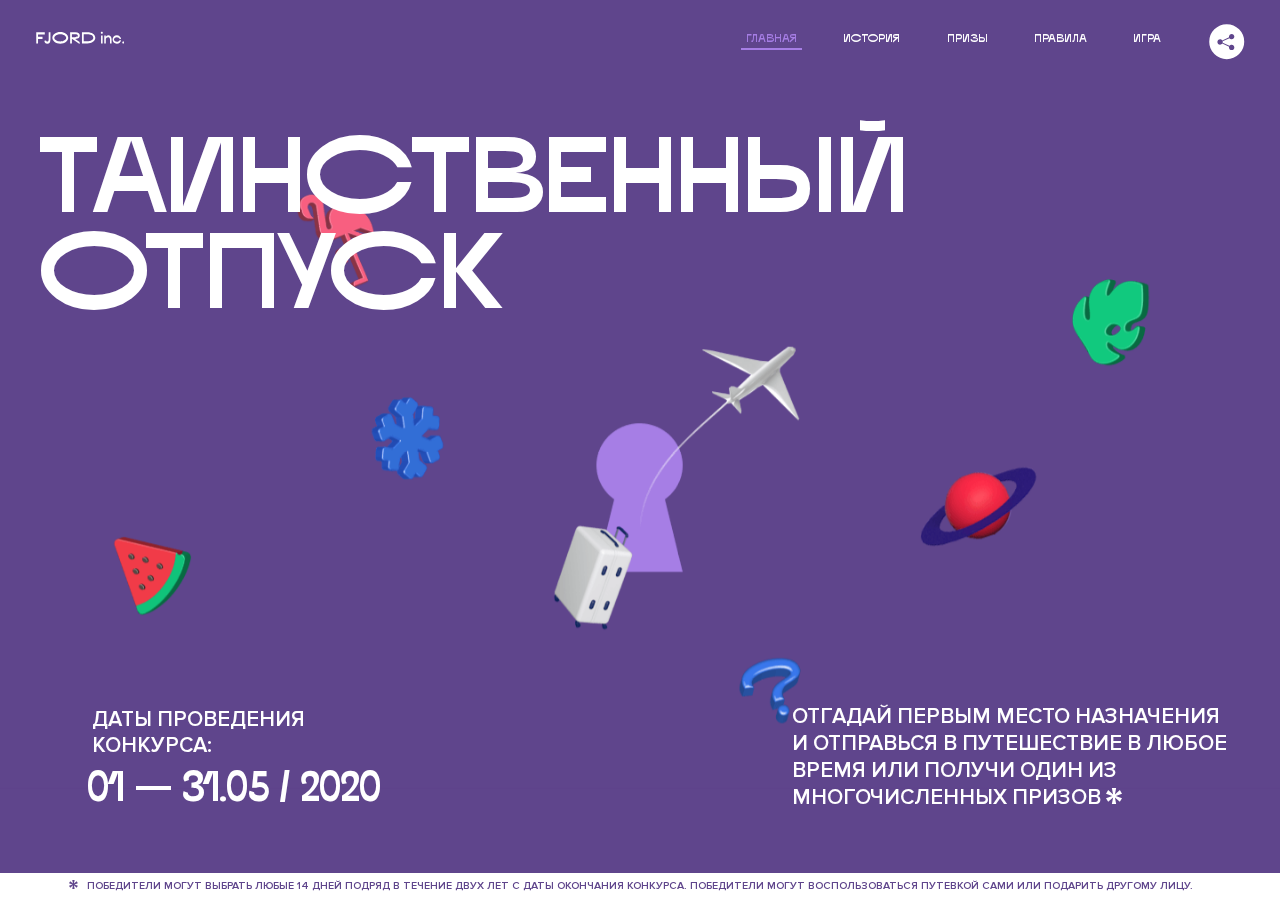
<file: 1/index.html>
<!DOCTYPE html>
<html lang="ru">
<head>
  <meta charset="UTF-8">
  <meta name="description" content="">
  <meta name="viewport" content="width=device-width, initial-scale=1.0">
  <meta http-equiv="X-UA-Compatible" content="ie=edge">
  <title>Mysterious Vacation</title>
  <link rel="stylesheet" href="css/style.min.css">
<link href="css/style.min.css" rel="stylesheet">  <base href="https://htmlacademy-animation.github.io/11474-magic-vacation-1/1/">
</head>
<body>

  <header class="page-header js-header">
    <div class="page-header__wrapper">
      <a href="#" class="page-header__logo" aria-label="Перейти на страницу FJORD.Inc">
        <svg width="100" height="15" viewBox="0 0 100 15" fill="none" xmlns="http://www.w3.org/2000/svg">
          <path d="M0.26 1.4V14H2.276V8.906H7.334V6.44H2.276V3.848H9.872V1.4H0.26ZM12.733 14.36C15.127 14.36 16.243 12.65 16.243 9.5V1.4H14.263V8.96C14.263 11.21 13.723 11.876 12.733 11.876C11.833 11.876 11.473 11.3 11.347 10.58L9.36702 10.94C9.63702 13.046 10.663 14.36 12.733 14.36ZM18.3918 7.7C18.3918 11.372 22.3878 14.36 27.3198 14.36C32.2518 14.36 36.2478 11.372 36.2478 7.7C36.2478 4.028 32.2518 1.04 27.3198 1.04C22.3878 1.04 18.3918 4.028 18.3918 7.7ZM20.6058 7.7C20.6058 5.378 23.6118 3.524 27.3198 3.524C30.9918 3.524 33.9798 5.378 33.9798 7.7C33.9798 10.004 30.9918 11.858 27.3198 11.858C23.6118 11.858 20.6058 10.004 20.6058 7.7ZM40.403 14V8.906H40.799L49.079 14.702V12.38L44.039 8.906H44.201C47.999 8.906 49.277 7.304 49.277 5.162C49.277 3.092 47.999 1.4 44.201 1.4H38.387V14H40.403ZM43.535 3.722C45.785 3.722 47.045 4.136 47.045 5.432C47.045 6.764 45.785 7.034 43.535 7.034H40.403V3.722H43.535ZM51.6936 1.382V14H57.8676C62.7456 14 66.7236 11.534 66.7236 7.7C66.7236 3.848 62.7456 1.382 57.8676 1.382H51.6936ZM53.7096 11.624V3.722H57.5436C61.5396 3.722 64.4916 5.018 64.4916 7.7C64.4916 10.238 61.5396 11.624 57.5436 11.624H53.7096ZM73.1832 14.018H74.9832V5H73.1832V14.018ZM72.9132 1.976C72.9132 2.57 73.3992 3.092 74.0832 3.092C74.7492 3.092 75.2352 2.57 75.2352 1.976C75.2352 1.382 74.7672 0.805999 74.0832 0.805999C73.3812 0.805999 72.9132 1.382 72.9132 1.976ZM76.7867 14H78.5687V9.104C78.7487 8.006 79.5947 6.962 81.0887 6.962C82.1147 6.962 83.2667 7.448 83.2667 9.554V14H85.0487V9.014C85.0487 6.152 83.2307 4.73 81.3587 4.73C79.9187 4.73 79.0727 5.558 78.5687 6.854V5H76.7867V14ZM90.9898 14.27C93.5098 14.27 95.3818 12.506 95.7238 10.328H94.0498C93.7258 11.3 92.6998 12.02 90.9898 12.02C88.8478 12.02 87.7678 10.922 87.7678 9.59C87.7678 8.24 88.8478 6.962 90.9898 6.962C92.7538 6.962 93.7978 7.844 94.0858 8.924H95.7418C95.4358 6.71 93.6178 4.73 90.9898 4.73C88.0918 4.73 86.1298 7.124 86.1298 9.59C86.1298 12.074 88.1278 14.27 90.9898 14.27ZM97.0693 12.938C97.0693 13.658 97.5553 14.144 98.2753 14.144C98.9953 14.144 99.4813 13.658 99.4813 12.938C99.4813 12.2 98.9953 11.714 98.2753 11.714C97.5553 11.714 97.0693 12.2 97.0693 12.938Z" fill="currentColor"></path>
        </svg>
      </a>
      <button class="page-header__toggler js-menu-toggler" type="button" aria-label="Управление мобильным меню"><span>Меню</span></button>
      <nav class="page-header__nav">
        <div class="page-header__menu js-menu" id="menu">
          <ul>
            <li>
              <a class="js-menu-link active" href="#top" data-href="top">главная</a>
            </li>
            <li>
              <a class="js-menu-link" href="#story" data-href="story">история</a>
            </li>
            <li>
              <a class="js-menu-link" href="#prizes" data-href="prizes">призы</a>
            </li>
            <li>
              <a class="js-menu-link" href="#rules" data-href="rules">правила</a>
            </li>
            <li>
              <a class="js-menu-link" href="#game" data-href="game">игра</a>
            </li>
          </ul>
        </div>
        <div class="page-header__social">
          <div class="social-block js-social-block">
            <button class="social-block__toggler" aria-label="Управлять блоком с социальными кнопками">
              <svg width="26" height="22" viewBox="0 0 27 22" fill="none" xmlns="http://www.w3.org/2000/svg">
                <path d="M19.6721 7.43664C21.6273 7.43664 23.213 5.85095 23.213 3.89566C23.213 1.94037 21.6273 0.354675 19.6721 0.354675C17.7168 0.354675 16.1311 1.94037 16.1311 3.89566C16.1311 4.19968 16.1728 4.49178 16.2458 4.77345L7.21751 8.95527C6.57519 8.05214 5.52303 7.46049 4.33078 7.46049C2.37549 7.46049 0.789795 9.04618 0.789795 11.0015C0.789795 12.9568 2.37549 14.5425 4.33078 14.5425C5.52303 14.5425 6.57668 13.9508 7.21751 13.0477L16.2458 17.2295C16.1743 17.5112 16.1311 17.8033 16.1311 18.1073C16.1311 20.0626 17.7168 21.6483 19.6721 21.6483C21.6273 21.6483 23.213 20.0626 23.213 18.1073C23.213 16.152 21.6273 14.5663 19.6721 14.5663C18.4798 14.5663 17.4262 15.158 16.7853 16.0611L7.75701 11.8793C7.82854 11.5976 7.87176 11.3055 7.87176 11.0015C7.87176 10.6974 7.83003 10.4053 7.75701 10.1237L16.7853 5.94186C17.4262 6.84499 18.4783 7.43664 19.6721 7.43664Z" fill="currentColor"></path>
              </svg>
            </button>
            <ul class="social-block__list">
              <li>
                <a class="social-block__link social-block__link--fb" href="#" aria-label="Мы на Facebook">
                  <svg width="8" height="17" viewBox="0 0 8 17" fill="none" xmlns="http://www.w3.org/2000/svg">
                    <path d="M4.24646 16.9899H1.09275L1.05793 8.49828H0V5.30707H1.05793V3.81124C1.05793 1.42084 2.57654 0 5.21735 0H7.41758V3.18585H5.30841C4.28262 3.18585 4.2478 3.48582 4.2478 4.24914V5.30707H7.42964L7.16716 8.49828H4.2478V16.9899H4.24646Z" fill="currentColor"></path>
                  </svg>
                </a>
              </li>
              <li>
                <a class="social-block__link social-block__link--insta" href="#" aria-label="Мы в Instagram">
                  <svg width="15" height="15" viewBox="0 0 15 15" fill="none" xmlns="http://www.w3.org/2000/svg">
                    <path d="M11.0197 0H4.19806C2.14246 0 0.471191 1.66993 0.471191 3.72285V10.5499C0.471191 12.6082 2.14112 14.2727 4.19806 14.2727H11.0197C13.0753 14.2727 14.7466 12.6082 14.7466 10.5499V3.72285C14.7466 1.67127 13.0753 0 11.0197 0ZM11.0197 12.4849H4.19806C3.13076 12.4849 2.26432 11.6158 2.26432 10.5512V3.72419C2.26432 2.65956 3.13076 1.79715 4.19806 1.79715H11.0197C12.087 1.79715 12.9535 2.6609 12.9535 3.72419V10.5512C12.9535 11.6145 12.087 12.4849 11.0197 12.4849Z" fill="currentColor"></path>
                    <path d="M7.60887 3.11084C5.38989 3.11084 3.58203 4.9187 3.58203 7.14036C3.58203 9.35532 5.38989 11.1645 7.60887 11.1645C9.83053 11.1645 11.6357 9.35666 11.6357 7.14036C11.6357 4.9187 9.83053 3.11084 7.60887 3.11084ZM7.60887 9.36871C6.37551 9.36871 5.37784 8.37372 5.37784 7.14036C5.37784 5.90699 6.37551 4.90665 7.60887 4.90665C8.83822 4.90665 9.84259 5.90833 9.84259 7.14036C9.84392 8.37238 8.83822 9.36871 7.60887 9.36871Z" fill="currentColor"></path>
                    <path d="M11.3573 2.35962C10.8256 2.35962 10.3931 2.79752 10.3931 3.32381C10.3931 3.85546 10.8256 4.29336 11.3573 4.29336C11.8862 4.29336 12.3215 3.85546 12.3215 3.32381C12.3215 2.79752 11.8862 2.35962 11.3573 2.35962Z" fill="currentColor"></path>
                  </svg>
                </a>
              </li>
              <li>
                <a class="social-block__link social-block__link--vk" href="#" aria-label="Мы ВКонтакте">
                  <svg width="17" height="10" viewBox="0 0 17 10" fill="none" xmlns="http://www.w3.org/2000/svg">
                    <path d="M14.1234 4.9002C14.1234 4.9002 16.3623 1.72708 16.5866 0.680242C16.6595 0.312285 16.4947 0.103188 16.1069 0.103188C16.1069 0.103188 14.8193 0.103188 14.168 0.103188C13.7235 0.103188 13.5587 0.293278 13.4235 0.579768C13.4235 0.579768 12.3724 2.82553 11.0969 4.24712C10.6861 4.70333 10.4781 4.84318 10.2511 4.84318C10.0646 4.84318 9.98625 4.6911 9.98625 4.27834V0.649016C9.98625 0.147997 9.92545 0.00135496 9.5066 0.00135496H6.39628C6.15578 0.00135496 6.0085 0.134417 6.0085 0.324506C6.0085 0.801084 6.73406 0.908351 6.73406 2.20231V4.87305C6.73406 5.40529 6.70569 5.61575 6.45303 5.61575C5.78016 5.61575 4.19528 3.30618 3.30623 0.678887C3.12923 0.145282 2.93737 0 2.43475 0H0.486409C0.205373 0 0 0.190085 0 0.476576C0 0.991172 0.60666 3.40801 2.99277 6.64358C4.59927 8.8201 6.70569 10 8.60269 10C9.76196 10 10.0416 9.80312 10.0416 9.31432V7.63883C10.0416 7.22607 10.2065 7.04956 10.4429 7.04956C10.7078 7.04956 11.1847 7.13238 12.2805 8.22268C13.5843 9.47862 13.6762 10 14.3896 10H16.5676C16.7919 10 17 9.89273 17 9.52342C17 9.02919 16.3623 8.15343 15.384 7.10659C14.9801 6.56755 14.3302 5.98914 14.1248 5.72301C13.8275 5.40801 13.9154 5.23014 14.1234 4.9002Z" fill="currentColor"></path>
                  </svg>
                </a>
              </li>
            </ul>
          </div>
        </div>
      </nav>
    </div>
  </header>

  <main class="page-content">

    <section class="animation-screen"></section>

    <section class="screen screen--hidden screen--intro js-scrollspy" id="top">
      <div class="screen__wrapper">
        <div class="intro">
          <h1 class="intro__title">Таинственный отпуск</h1>
          <div class="intro__content">
            <div class="intro__info">
              <p class="intro__label">Даты проведения конкурса:</p>
              <p class="intro__date">01 — 31.05 / 2020</p>
            </div>
            <div class="intro__message">
              <p>
                Отгадай первым место назначения и&nbsp;отправься в&nbsp;путешествие в&nbsp;любое время или получи один из многочисленных призов
                <svg width="16" height="16" viewBox="0 0 10 10" fill="none" xmlns="http://www.w3.org/2000/svg">
                  <path d="M0 6.35337L3.90271 4.99012L0 3.64663L1.34615 1.32374L4.44287 4.01073L3.67364 0H6.34615L5.57692 4.01073L8.65385 1.32374L10 3.64663L6.13405 4.99012L10 6.35337L8.65385 8.65651L5.57692 5.98927L6.34615 10H3.67364L4.44287 5.96952L1.34615 8.65651L0 6.35337Z" fill="currentColor"></path>
                </svg>
              </p>
            </div>
          </div>
        </div>
      </div>
      <div class="screen__footer js-footer">
        <button class="screen__footer-enlarge js-footer-toggler" type="button" aria-label="Показать сообщение">
          <svg width="10" height="10" viewBox="0 0 10 10" fill="none" xmlns="http://www.w3.org/2000/svg">
            <path d="M0 6.35337L3.90271 4.99012L0 3.64663L1.34615 1.32374L4.44287 4.01073L3.67364 0H6.34615L5.57692 4.01073L8.65385 1.32374L10 3.64663L6.13405 4.99012L10 6.35337L8.65385 8.65651L5.57692 5.98927L6.34615 10H3.67364L4.44287 5.96952L1.34615 8.65651L0 6.35337Z" fill="currentColor"></path>
          </svg>
        </button>
        <button class="screen__footer-collapse js-footer-toggler" type="button" aria-label="Скрыть сообщение">
          <svg width="13" height="13" viewBox="0 0 13 13" fill="none" xmlns="http://www.w3.org/2000/svg">
            <line x1="12.3536" y1="0.353553" x2="0.738349" y2="11.9688" stroke="currentColor"></line>
            <line x1="0.738319" y1="0.539925" x2="12.3535" y2="12.1551" stroke="currentColor"></line>
          </svg>
        </button>
        <div class="screen__footer-wrapper">
          <div class="screen__footer-announce">
            <p class="screen__footer-label">Даты проведения конкурса:</p>
            <p class="screen__footer-date">01 — 31.05 / 2020</p>
          </div>
          <div class="screen__footer-note">
            <p>
              <svg width="10" height="10" viewBox="0 0 10 10" fill="none" xmlns="http://www.w3.org/2000/svg">
                <path d="M0 6.35337L3.90271 4.99012L0 3.64663L1.34615 1.32374L4.44287 4.01073L3.67364 0H6.34615L5.57692 4.01073L8.65385 1.32374L10 3.64663L6.13405 4.99012L10 6.35337L8.65385 8.65651L5.57692 5.98927L6.34615 10H3.67364L4.44287 5.96952L1.34615 8.65651L0 6.35337Z" fill="currentColor"></path>
              </svg>
              <span>Победители могут выбрать любые 14 дней подряд в&nbsp;течение двух лет с&nbsp;даты окончания конкурса. Победители могут воспользоваться путевкой сами или подарить другому лицу.</span>
            </p>
          </div>
        </div>
      </div>
    </section>

    <section class="screen screen--hidden screen--story js-scrollspy" id="story">

      <div class="slider swiper-container js-slider">

        <div class="swiper-wrapper">

          <div class="slider__item swiper-slide">
            <h2 class="slider__item-title">История</h2>
            <p class="slider__item-text">Джеймс Таргет был основателем компании &laquo;Fjord Inc.&raquo;. С&nbsp;1965 года &laquo;Fjord Inc.&raquo; прославилась надёжными и&nbsp;удобными чемоданами и&nbsp;аксессуарами для туристов.</p>
          </div>

          <div class="slider__item swiper-slide">
            <p class="slider__item-text">Когда Джеймсу было 7&nbsp;лет, в&nbsp;их&nbsp;доме гостил дядюшка и&nbsp;развлекал детей рассказами о&nbsp;своей поездке в&nbsp;место, показавшееся малышу Таргету невероятным. Тогда Джеймс решил, что однажды посетит его, но&nbsp;не&nbsp;будет рассказывать о&nbsp;мечте, пока не&nbsp;осуществит.</p>
          </div>

          <div class="slider__item swiper-slide">
            <p class="slider__item-text">Джеймс Таргет стал увлеченным путешественником. Он&nbsp;посетил 5&nbsp;континентов, 126&nbsp;стран.</p>
          </div>

          <div class="slider__item swiper-slide">
            <p class="slider__item-text">Он&nbsp;сплавлялся по&nbsp;Амазонке и&nbsp;погружался в&nbsp;пещеры Франции, медитировал в&nbsp;горах Тибета и&nbsp;пожимал руку вождя племени Акугауа.</p>
          </div>

          <div class="slider__item swiper-slide">
            <p class="slider__item-text">Из&nbsp;своих поездок Джеймс Таргет привозил идеи, как сделать свои чемоданы &laquo;Fjord Inc.&raquo; удобными и&nbsp;приспособленными к&nbsp;разным дорожным условиям.</p>
          </div>

          <div class="slider__item swiper-slide">
            <p class="slider__item-text">Всё это время Джеймс не&nbsp;оставлял идею поездки своей мечты. Однако, как только он&nbsp;брался за&nbsp;планирование, возникали препятствия, не&nbsp;позволяющие отправиться туда.</p>
          </div>

          <div class="slider__item swiper-slide">
            <p class="slider__item-text">В&nbsp;возрасте 67&nbsp;лет Джеймс Таргет попал под лавину и&nbsp;погиб. В&nbsp;своём завещании он&nbsp;поручил отправить в&nbsp;заветное путешествие трёх смельчаков, единых с&nbsp;ним духом.</p>
          </div>

          <div class="slider__item swiper-slide">
            <p class="slider__item-text">Тех, кто сможет узнать таинственное место, задавая вопросы специально обученному ИИ&nbsp;&laquo;Соне&raquo;, ждет фантастическое путешествие.</p>
          </div>
        </div>
        <div class="slider__controls">
          <button class="slider__control slider__control--prev js-control-prev" type="button" aria-label="Показать предыдущую историю">
            <svg width="12" height="22" viewBox="0 0 12 22" fill="none" xmlns="http://www.w3.org/2000/svg">
              <path d="M11 1L1 11L11 21" stroke="currentColor" stroke-width="2" stroke-linejoin="round"></path>
            </svg>
          </button>
          <button class="slider__control slider__control--next js-control-next" type="button" aria-label="Показать следующую историю">
            <svg width="12" height="22" viewBox="0 0 12 22" fill="none" xmlns="http://www.w3.org/2000/svg">
              <path d="M1 1L11 11L1 21" stroke="currentColor" stroke-width="2" stroke-linejoin="round"></path>
            </svg>
          </button>
        </div>
        <div class="slider__pagination swiper-pagination"></div>
      </div>
    </section>

    <section class="screen screen--hidden screen--prizes js-scrollspy" id="prizes">
      <div class="screen__wrapper">
        <div class="prizes">
          <h2 class="prizes__title">ПРизы</h2>
          <div class="prizes__lead">
            <p>Найди ответ и&nbsp;получи один из&nbsp;призов:</p>
          </div>
          <ul class="prizes__list">
            <li class="prizes__item prizes__item--journeys">
              <div class="prizes__icon">
                <picture>
                  <source srcset="img/prize1-mob.svg" media="(orientation: portrait)">
                  <img src="img/prize1.svg" alt="">
                </picture>
              </div>
              <p class="prizes__desc">
                <b>3</b>
                <span>загадочных путешествия</span>
              </p>
            </li>
            <li class="prizes__item prizes__item--cases">
              <div class="prizes__icon">
                <picture>
                  <source srcset="img/prize2-mob.svg" media="(orientation: portrait)">
                  <img src="img/prize2.svg" alt="">
                </picture>
              </div>
              <p class="prizes__desc">
                <b>7</b>
                <span>надежных чемоданов</span>
              </p>
            </li>
            <li class="prizes__item prizes__item--codes">
              <div class="prizes__icon">
                <picture>
                  <source srcset="img/prize3-mob.svg" media="(orientation: portrait)">
                  <img src="img/prize3.svg" alt="">
                </picture>
              </div>
              <p class="prizes__desc">
                <b>900</b>
                <span>
                  промокодов на&nbsp;скидку 15%
                  <svg width="10" height="10" viewBox="0 0 10 10" fill="none" xmlns="http://www.w3.org/2000/svg">
                    <path d="M0 6.35337L3.90271 4.99012L0 3.64663L1.34615 1.32374L4.44287 4.01073L3.67364 0H6.34615L5.57692 4.01073L8.65385 1.32374L10 3.64663L6.13405 4.99012L10 6.35337L8.65385 8.65651L5.57692 5.98927L6.34615 10H3.67364L4.44287 5.96952L1.34615 8.65651L0 6.35337Z" fill="currentColor"></path>
                  </svg>
                </span>
              </p>
            </li>
          </ul>
        </div>
      </div>
      <div class="screen__footer js-footer">
        <button class="screen__footer-enlarge js-footer-toggler" type="button" aria-label="Показать сообщение">
          <svg width="10" height="10" viewBox="0 0 10 10" fill="none" xmlns="http://www.w3.org/2000/svg">
            <path d="M0 6.35337L3.90271 4.99012L0 3.64663L1.34615 1.32374L4.44287 4.01073L3.67364 0H6.34615L5.57692 4.01073L8.65385 1.32374L10 3.64663L6.13405 4.99012L10 6.35337L8.65385 8.65651L5.57692 5.98927L6.34615 10H3.67364L4.44287 5.96952L1.34615 8.65651L0 6.35337Z" fill="currentColor"></path>
          </svg>
        </button>
        <button class="screen__footer-collapse js-footer-toggler" type="button" aria-label="Скрыть сообщение">
          <svg width="13" height="13" viewBox="0 0 13 13" fill="none" xmlns="http://www.w3.org/2000/svg">
            <line x1="12.3536" y1="0.353553" x2="0.738349" y2="11.9688" stroke="currentColor"></line>
            <line x1="0.738319" y1="0.539925" x2="12.3535" y2="12.1551" stroke="currentColor"></line>
          </svg>
        </button>
        <div class="screen__footer-wrapper">
          <div class="screen__footer-announce">
            <p class="screen__footer-label">Даты проведения конкурса:</p>
            <p class="screen__footer-date">01 — 31.05 / 2020</p>
          </div>
          <div class="screen__footer-note">
            <p>
              <svg width="10" height="10" viewBox="0 0 10 10" fill="none" xmlns="http://www.w3.org/2000/svg">
                <path d="M0 6.35337L3.90271 4.99012L0 3.64663L1.34615 1.32374L4.44287 4.01073L3.67364 0H6.34615L5.57692 4.01073L8.65385 1.32374L10 3.64663L6.13405 4.99012L10 6.35337L8.65385 8.65651L5.57692 5.98927L6.34615 10H3.67364L4.44287 5.96952L1.34615 8.65651L0 6.35337Z" fill="currentColor"></path>
              </svg>
              <span>Скидка&nbsp;15% на&nbsp;единоразовое приобретение путёвки с&nbsp;1&nbsp;июня 2020 по&nbsp;31&nbsp;мая 2022&nbsp;года. Суммируется с&nbsp;другими акциями</span>
            </p>
          </div>
        </div>
      </div>
    </section>

    <section class="screen screen--hidden screen--rules js-scrollspy" id="rules">
      <div class="screen__wrapper">
        <div class="rules">
          <h2 class="rules__title">Правила</h2>
          <div class="rules__lead">
            <p>Для того чтобы получить наследство Джеймса Таргета, тебе нужно выведать у&nbsp;&laquo;Сони&raquo;, куда предстоит отправиться тебе в&nbsp;случае победы</p>
          </div>
          <ol class="rules__list">
            <li class="rules__item">
              <p>Тебе отводится <br>5&nbsp;минут</p>
            </li>
            <li class="rules__item">
              <p>Задавай любые вопросы в&nbsp;текстовом поле</p>
            </li>
            <li class="rules__item">
              <p>Нажимай кнопку &laquo;Узнать&raquo;, чтобы получить ответ</p>
            </li>
            <li class="rules__item">
              <p>&laquo;Соня&raquo; может отвечать только&nbsp;Да или Нет</p>
            </li>
          </ol>
          <a href="#game" class="rules__link btn">Погнали!</a>
        </div>
      </div>
      <div class="screen__disclaimer">
        <div class="disclaimer">
          <ul>
            <li>
              <a href="#">Правовая информация</a>
            </li>
            <li>
              <a href="#">Подробные правила</a>
            </li>
          </ul>
        </div>
      </div>
    </section>

    <section class="screen screen--hidden screen--game js-scrollspy" id="game">
      <div class="screen__wrapper">
        <div class="game">
          <div class="game__header">
            <h2 class="game__title">Игра</h2>
            <div class="game__counter">
              <span>05</span>:<span>00</span>
            </div>
          </div>
          <div class="game__body">
            <div class="chat">
              <div class="chat__body js-chat">
                <ul class="chat__list" id="messages"></ul>
              </div>
              <div class="chat__footer">
                <form action="#" method="post" class="form" id="message-form">
                  <label for="message-field" class="visually-hidden">Поле для ввода вопроса</label>
                  <input type="text" class="form__field" id="message-field">
                  <button class="form__button btn">
                    Узнать
                    <svg width="18" height="19" viewBox="0 0 18 19" fill="none" xmlns="http://www.w3.org/2000/svg">
                      <path stroke="currentColor" stroke-width="2" d="M9 19V1"></path>
                      <path d="M1 9l8-8 8 8" stroke="currentColor" stroke-width="2" stroke-linejoin="round"></path>
                    </svg>
                  </button>
                </form>
              </div>
            </div>
          </div>
          <!-- временные кнопки для показа результата -->
          <div class="game__buttons">
            <button class="game__button btn js-show-result" type="button" data-target="result">Положительный результат</button>
            <button class="game__button btn js-show-result" type="button" data-target="result2">Положительный результат - 2</button>
            <button class="game__button btn js-show-result" type="button" data-target="result3">Отрицательный результат</button>
          </div>
        </div>
      </div>
    </section>

    <section class="screen screen--hidden screen--result" id="result">
      <div class="screen__wrapper">
        <div class="result result--trip">
          <div class="result__image">
            <picture>
              <source srcset="img/result1-mob.png 1x, img/result1-mob@2x.png 2x" media="(max-width: 768px) and (orientation: portrait)">
              <img src="img/result1.png" srcset="img/result1@2x.png 2x" alt="">
            </picture>
          </div>
          <h2 class="result__title">
            <span class="visually-hidden">ПОбеда!</span>
            <svg xmlns="http://www.w3.org/2000/svg" viewBox="0 0 568.85 109.24">
              <path d="M16,24.44V92H2.6V8H75V92H61.52V24.44H16Z" transform="translate(-2.1 -1.5)" fill="none" stroke="currentColor"></path>
              <path d="M148.76,5.6c32.88,0,59.52,19.92,59.52,44.4s-26.64,44.4-59.52,44.4S89.24,74.48,89.24,50,115.88,5.6,148.76,5.6Zm0,72.12c24.48,0,44.4-12.36,44.4-27.72s-19.92-27.84-44.4-27.84C124,22.16,104,34.52,104,50S124,77.72,148.76,77.72Z" transform="translate(-2.1 -1.5)" fill="none" stroke="currentColor"></path>
              <path d="M287.36,8V24.44H236v14.4h25.32c25.44,0,34,11.16,34,26.52,0,15.6-8.52,26.64-34,26.64H222.56V8h64.8ZM256.88,76.52c15.12,0,23.52-2,23.52-11.52S272,54.44,256.88,54.44H236V76.52h20.88Z" transform="translate(-2.1 -1.5)" fill="none" stroke="currentColor"></path>
              <path d="M371.47,8V24.44H320.84V41.6h33.6V58h-33.6V75.56h50.64V92H307.4V8h64.08Z" transform="translate(-2.1 -1.5)" fill="none" stroke="currentColor"></path>
              <path d="M382.39,110.24V75.56h7.44c4.56-4.68,7.8-18.36,8.76-56L399,8h48.6V75.56h10v34.68H442.87V92H397v18.24H382.39Zm51.72-34.68V24.44H411.55v3.12c-0.48,22.44-3.24,37.68-7.2,48h29.76Z" transform="translate(-2.1 -1.5)" fill="none" stroke="currentColor"></path>
              <path d="M463.75,92l28-84h27.12l28.08,84H533.47l-7.8-23.52h-37.8L480.07,92H463.75Zm56.64-40L507,11.84,493.51,52h26.88Z" transform="translate(-2.1 -1.5)" fill="none" stroke="currentColor"></path>
              <path d="M554.12,70.4L555.55,2H569l1.44,68.4H554.12Zm8.28,6.36c4.8,0,8,3.24,8,8.16a8,8,0,1,1-16.08,0C554.35,80,557.59,76.76,562.39,76.76Z" transform="translate(-2.1 -1.5)" fill="none" stroke="currentColor"></path>
            </svg>
          </h2>
          <div class="result__text">
            <p>ты&nbsp;отправляешься в&nbsp;Арктику!</p>
          </div>
          <div class="result__form">
            <form action="#" method="post" class="form form--result">
              <label for="email-field" class="form__label">зарегистрируй результат</label>
              <input type="email" class="form__field" id="email-field" placeholder="e-mail для регистации результата и получения приза" required="">
              <button class="form__button btn">
                отправить
                <svg width="18" height="19" viewBox="0 0 18 19" fill="none" xmlns="http://www.w3.org/2000/svg">
                  <path stroke="currentColor" stroke-width="2" d="M9 19V1"></path>
                  <path d="M1 9l8-8 8 8" stroke="currentColor" stroke-width="2" stroke-linejoin="round"></path>
                </svg>
              </button>
            </form>
          </div>
        </div>
      </div>
    </section>

    <section class="screen screen--hidden screen--result" id="result2">
      <div class="screen__wrapper">
        <div class="result result--prize">
          <div class="result__image">
            <picture>
              <source srcset="img/result2-mob.png 1x, img/result2-mob@2x.png 2x" media="(max-width: 768px) and (orientation: portrait)">
              <img src="img/result2.png" srcset="img/result2@2x.png 2x" alt="">
            </picture>
          </div>
          <h2 class="result__title">
            <span class="visually-hidden">ПОбеда!</span>
            <svg xmlns="http://www.w3.org/2000/svg" viewBox="0 0 568.85 109.24">
              <path d="M16,24.44V92H2.6V8H75V92H61.52V24.44H16Z" transform="translate(-2.1 -1.5)" fill="none" stroke="currentColor"></path>
              <path d="M148.76,5.6c32.88,0,59.52,19.92,59.52,44.4s-26.64,44.4-59.52,44.4S89.24,74.48,89.24,50,115.88,5.6,148.76,5.6Zm0,72.12c24.48,0,44.4-12.36,44.4-27.72s-19.92-27.84-44.4-27.84C124,22.16,104,34.52,104,50S124,77.72,148.76,77.72Z" transform="translate(-2.1 -1.5)" fill="none" stroke="currentColor"></path>
              <path d="M287.36,8V24.44H236v14.4h25.32c25.44,0,34,11.16,34,26.52,0,15.6-8.52,26.64-34,26.64H222.56V8h64.8ZM256.88,76.52c15.12,0,23.52-2,23.52-11.52S272,54.44,256.88,54.44H236V76.52h20.88Z" transform="translate(-2.1 -1.5)" fill="none" stroke="currentColor"></path>
              <path d="M371.47,8V24.44H320.84V41.6h33.6V58h-33.6V75.56h50.64V92H307.4V8h64.08Z" transform="translate(-2.1 -1.5)" fill="none" stroke="currentColor"></path>
              <path d="M382.39,110.24V75.56h7.44c4.56-4.68,7.8-18.36,8.76-56L399,8h48.6V75.56h10v34.68H442.87V92H397v18.24H382.39Zm51.72-34.68V24.44H411.55v3.12c-0.48,22.44-3.24,37.68-7.2,48h29.76Z" transform="translate(-2.1 -1.5)" fill="none" stroke="currentColor"></path>
              <path d="M463.75,92l28-84h27.12l28.08,84H533.47l-7.8-23.52h-37.8L480.07,92H463.75Zm56.64-40L507,11.84,493.51,52h26.88Z" transform="translate(-2.1 -1.5)" fill="none" stroke="currentColor"></path>
              <path d="M554.12,70.4L555.55,2H569l1.44,68.4H554.12Zm8.28,6.36c4.8,0,8,3.24,8,8.16a8,8,0,1,1-16.08,0C554.35,80,557.59,76.76,562.39,76.76Z" transform="translate(-2.1 -1.5)" fill="none" stroke="currentColor"></path>
            </svg>
          </h2>
          <div class="result__text">
            <p>чемодан &laquo;Fjord&nbsp;Inc.&raquo;&nbsp;твой</p>
          </div>
          <div class="result__form">
            <form action="#" method="post" class="form form--result">
              <label for="email-field2" class="form__label">зарегистрируй результат</label>
              <input type="email" class="form__field" id="email-field2" placeholder="e-mail для регистации результата и получения приза" required="">
              <button class="form__button btn">
                отправить
                <svg width="18" height="19" viewBox="0 0 18 19" fill="none" xmlns="http://www.w3.org/2000/svg">
                  <path stroke="currentColor" stroke-width="2" d="M9 19V1"></path>
                  <path d="M1 9l8-8 8 8" stroke="currentColor" stroke-width="2" stroke-linejoin="round"></path>
                </svg>
              </button>
            </form>
          </div>
        </div>
      </div>
    </section>

    <section class="screen screen--hidden screen--result" id="result3">
      <div class="screen__wrapper">
        <div class="result result--negative">
          <div class="result__image">
            <picture>
              <source srcset="img/result3-mob.png 1x, img/result3-mob@2x.png 2x" media="(max-width: 768px) and (orientation: portrait)">
              <img src="img/result3.png" srcset="img/result3@2x.png 2x" alt="">
            </picture>
          </div>
          <h2 class="result__title">
            <span class="visually-hidden">Не угадал!</span>
            <svg xmlns="http://www.w3.org/2000/svg" viewBox="0 0 660.77 109.24">
              <path d="M2.66,92V8H16.1V42.2H53.3V8H66.74V92H53.3V58.64H16.1V92H2.66Z" transform="translate(-2.16 -1.5)" fill="none" stroke="currentColor"></path>
              <path d="M147.62,8V24.44H97V41.6h33.6V58H97V75.56h50.64V92H83.54V8h64.08Z" transform="translate(-2.16 -1.5)" fill="none" stroke="currentColor"></path>
              <path d="M199.22,8l20.52,42.36L235.34,8h16.44l-31,84H204.38l9.48-25.92L185.78,8h13.44Z" transform="translate(-2.16 -1.5)" fill="none" stroke="currentColor"></path>
              <path d="M273.74,24.44V92H260.3V8h50.16V24.44H273.74Z" transform="translate(-2.16 -1.5)" fill="none" stroke="currentColor"></path>
              <path d="M307.1,92l28-84h27.12l28.08,84H376.82L369,68.48h-37.8L323.42,92H307.1Zm56.64-40L350.3,11.84,336.86,52h26.88Z" transform="translate(-2.16 -1.5)" fill="none" stroke="currentColor"></path>
              <path d="M396.38,110.24V75.56h7.44c4.56-4.68,7.8-18.36,8.76-56L412.94,8h48.6V75.56h10v34.68H456.86V92H411v18.24H396.38ZM448.1,75.56V24.44H425.54v3.12c-0.48,22.44-3.24,37.68-7.2,48H448.1Z" transform="translate(-2.16 -1.5)" fill="none" stroke="currentColor"></path>
              <path d="M477.74,92l28-84h27.12L560.9,92H547.46l-7.8-23.52h-37.8L494.06,92H477.74Zm56.64-40-13.44-40.2L507.5,52h26.88Z" transform="translate(-2.16 -1.5)" fill="none" stroke="currentColor"></path>
              <path d="M568.7,76.88a13.77,13.77,0,0,0,5,1c6.6,0,10.44-6.24,12-58.32L586.22,8h46.2V92H619V24.44H598.82l-0.12,3.12C597.14,81,589,94.4,573.74,94.4a28.55,28.55,0,0,1-6.72-.84Z" transform="translate(-2.16 -1.5)" fill="none" stroke="currentColor"></path>
              <path d="M646.1,70.4L647.54,2H661l1.44,68.4H646.1Zm8.28,6.36c4.8,0,8,3.24,8,8.16a8,8,0,0,1-16.08,0C646.34,80,649.58,76.76,654.38,76.76Z" transform="translate(-2.16 -1.5)" fill="none" stroke="currentColor"></path>
            </svg>
          </h2>
          <button class="result__button js-play" type="button">
            не сдавайся!
            <span>
              <svg width="27" height="22" viewBox="0 0 27 22" fill="none" xmlns="http://www.w3.org/2000/svg">
                <path d="M10.6899 1.47998C5.42992 1.47998 1.16992 5.73998 1.16992 11C1.16992 16.26 5.42992 20.52 10.6899 20.52C15.9499 20.52 20.2099 16.26 20.2099 11V7.13998" stroke="currentColor" stroke-width="2" stroke-miterlimit="10"></path>
                <path d="M15.1099 12.5099L20.1499 7.13989L25.3099 12.6299" stroke="currentColor" stroke-width="2" stroke-miterlimit="10" stroke-linejoin="round"></path>
              </svg>
            </span>
          </button>
        </div>
      </div>
    </section>

  </main>

<script src="js/script.js"></script></body>
</html>
</file>
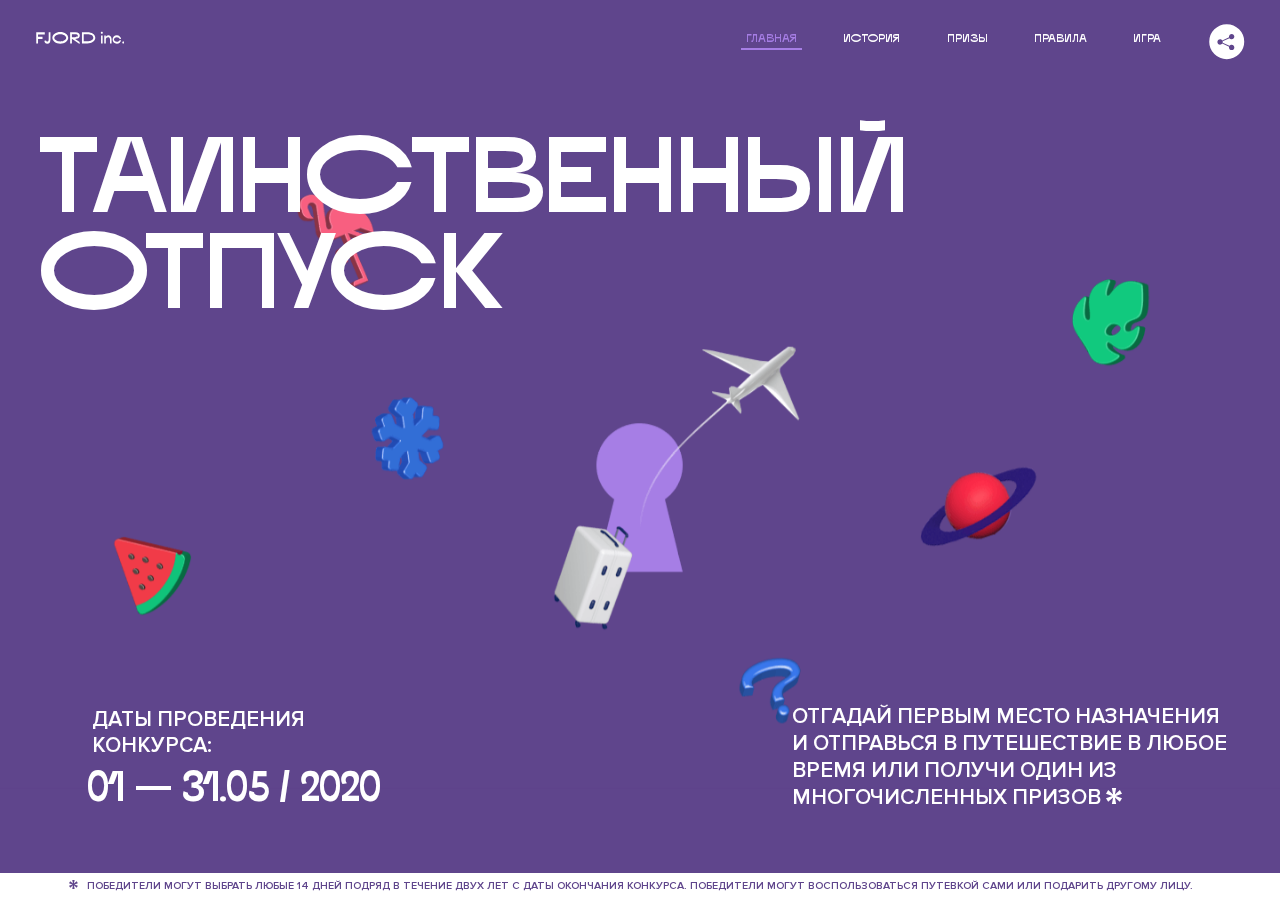
<file: 2/index.html>
<!DOCTYPE html>
<html lang="ru">
<head>
  <meta charset="UTF-8">
  <meta name="description" content="">
  <meta name="viewport" content="width=device-width, initial-scale=1.0">
  <meta http-equiv="X-UA-Compatible" content="ie=edge">
  <title>Mysterious Vacation</title>
  <link rel="stylesheet" href="css/style.min.css">
<link href="css/style.min.css" rel="stylesheet">  <base href="https://htmlacademy-animation.github.io/11474-magic-vacation-1/2/">
</head>
<body>

  <header class="page-header js-header">
    <div class="page-header__wrapper">
      <a href="#" class="page-header__logo transition-cb animationx-lr" aria-label="Перейти на страницу FJORD.Inc">
        <svg width="100" height="15" viewBox="0 0 100 15" fill="none" xmlns="http://www.w3.org/2000/svg">
          <path d="M0.26 1.4V14H2.276V8.906H7.334V6.44H2.276V3.848H9.872V1.4H0.26ZM12.733 14.36C15.127 14.36 16.243 12.65 16.243 9.5V1.4H14.263V8.96C14.263 11.21 13.723 11.876 12.733 11.876C11.833 11.876 11.473 11.3 11.347 10.58L9.36702 10.94C9.63702 13.046 10.663 14.36 12.733 14.36ZM18.3918 7.7C18.3918 11.372 22.3878 14.36 27.3198 14.36C32.2518 14.36 36.2478 11.372 36.2478 7.7C36.2478 4.028 32.2518 1.04 27.3198 1.04C22.3878 1.04 18.3918 4.028 18.3918 7.7ZM20.6058 7.7C20.6058 5.378 23.6118 3.524 27.3198 3.524C30.9918 3.524 33.9798 5.378 33.9798 7.7C33.9798 10.004 30.9918 11.858 27.3198 11.858C23.6118 11.858 20.6058 10.004 20.6058 7.7ZM40.403 14V8.906H40.799L49.079 14.702V12.38L44.039 8.906H44.201C47.999 8.906 49.277 7.304 49.277 5.162C49.277 3.092 47.999 1.4 44.201 1.4H38.387V14H40.403ZM43.535 3.722C45.785 3.722 47.045 4.136 47.045 5.432C47.045 6.764 45.785 7.034 43.535 7.034H40.403V3.722H43.535ZM51.6936 1.382V14H57.8676C62.7456 14 66.7236 11.534 66.7236 7.7C66.7236 3.848 62.7456 1.382 57.8676 1.382H51.6936ZM53.7096 11.624V3.722H57.5436C61.5396 3.722 64.4916 5.018 64.4916 7.7C64.4916 10.238 61.5396 11.624 57.5436 11.624H53.7096ZM73.1832 14.018H74.9832V5H73.1832V14.018ZM72.9132 1.976C72.9132 2.57 73.3992 3.092 74.0832 3.092C74.7492 3.092 75.2352 2.57 75.2352 1.976C75.2352 1.382 74.7672 0.805999 74.0832 0.805999C73.3812 0.805999 72.9132 1.382 72.9132 1.976ZM76.7867 14H78.5687V9.104C78.7487 8.006 79.5947 6.962 81.0887 6.962C82.1147 6.962 83.2667 7.448 83.2667 9.554V14H85.0487V9.014C85.0487 6.152 83.2307 4.73 81.3587 4.73C79.9187 4.73 79.0727 5.558 78.5687 6.854V5H76.7867V14ZM90.9898 14.27C93.5098 14.27 95.3818 12.506 95.7238 10.328H94.0498C93.7258 11.3 92.6998 12.02 90.9898 12.02C88.8478 12.02 87.7678 10.922 87.7678 9.59C87.7678 8.24 88.8478 6.962 90.9898 6.962C92.7538 6.962 93.7978 7.844 94.0858 8.924H95.7418C95.4358 6.71 93.6178 4.73 90.9898 4.73C88.0918 4.73 86.1298 7.124 86.1298 9.59C86.1298 12.074 88.1278 14.27 90.9898 14.27ZM97.0693 12.938C97.0693 13.658 97.5553 14.144 98.2753 14.144C98.9953 14.144 99.4813 13.658 99.4813 12.938C99.4813 12.2 98.9953 11.714 98.2753 11.714C97.5553 11.714 97.0693 12.2 97.0693 12.938Z" fill="currentColor"></path>
        </svg>
      </a>
      <button class="page-header__toggler transition-cb animationx-rl js-menu-toggler" type="button" aria-label="Управление мобильным меню"><span>Меню</span></button>
      <nav class="page-header__nav">
        <div class="page-header__menu transition-cb animationx-rl js-menu" id="menu">
          <ul>
            <li>
              <a class="js-menu-link active" href="#top" data-href="top">главная</a>
            </li>
            <li>
              <a class="js-menu-link" href="#story" data-href="story">история</a>
            </li>
            <li>
              <a class="js-menu-link" href="#prizes" data-href="prizes">призы</a>
            </li>
            <li>
              <a class="js-menu-link" href="#rules" data-href="rules">правила</a>
            </li>
            <li>
              <a class="js-menu-link" href="#game" data-href="game">игра</a>
            </li>
          </ul>
        </div>
        <div class="page-header__social transition-cb animationx-rl">
          <div class="social-block js-social-block">
            <button class="social-block__toggler" aria-label="Управлять блоком с социальными кнопками">
              <svg width="26" height="22" viewBox="0 0 27 22" fill="none" xmlns="http://www.w3.org/2000/svg">
                <path d="M19.6721 7.43664C21.6273 7.43664 23.213 5.85095 23.213 3.89566C23.213 1.94037 21.6273 0.354675 19.6721 0.354675C17.7168 0.354675 16.1311 1.94037 16.1311 3.89566C16.1311 4.19968 16.1728 4.49178 16.2458 4.77345L7.21751 8.95527C6.57519 8.05214 5.52303 7.46049 4.33078 7.46049C2.37549 7.46049 0.789795 9.04618 0.789795 11.0015C0.789795 12.9568 2.37549 14.5425 4.33078 14.5425C5.52303 14.5425 6.57668 13.9508 7.21751 13.0477L16.2458 17.2295C16.1743 17.5112 16.1311 17.8033 16.1311 18.1073C16.1311 20.0626 17.7168 21.6483 19.6721 21.6483C21.6273 21.6483 23.213 20.0626 23.213 18.1073C23.213 16.152 21.6273 14.5663 19.6721 14.5663C18.4798 14.5663 17.4262 15.158 16.7853 16.0611L7.75701 11.8793C7.82854 11.5976 7.87176 11.3055 7.87176 11.0015C7.87176 10.6974 7.83003 10.4053 7.75701 10.1237L16.7853 5.94186C17.4262 6.84499 18.4783 7.43664 19.6721 7.43664Z" fill="currentColor"></path>
              </svg>
            </button>
            <ul class="social-block__list">
              <li>
                <a class="social-block__link social-block__link--fb" href="#" aria-label="Мы на Facebook">
                  <svg width="8" height="17" viewBox="0 0 8 17" fill="none" xmlns="http://www.w3.org/2000/svg">
                    <path d="M4.24646 16.9899H1.09275L1.05793 8.49828H0V5.30707H1.05793V3.81124C1.05793 1.42084 2.57654 0 5.21735 0H7.41758V3.18585H5.30841C4.28262 3.18585 4.2478 3.48582 4.2478 4.24914V5.30707H7.42964L7.16716 8.49828H4.2478V16.9899H4.24646Z" fill="currentColor"></path>
                  </svg>
                </a>
              </li>
              <li>
                <a class="social-block__link social-block__link--insta" href="#" aria-label="Мы в Instagram">
                  <svg width="15" height="15" viewBox="0 0 15 15" fill="none" xmlns="http://www.w3.org/2000/svg">
                    <path d="M11.0197 0H4.19806C2.14246 0 0.471191 1.66993 0.471191 3.72285V10.5499C0.471191 12.6082 2.14112 14.2727 4.19806 14.2727H11.0197C13.0753 14.2727 14.7466 12.6082 14.7466 10.5499V3.72285C14.7466 1.67127 13.0753 0 11.0197 0ZM11.0197 12.4849H4.19806C3.13076 12.4849 2.26432 11.6158 2.26432 10.5512V3.72419C2.26432 2.65956 3.13076 1.79715 4.19806 1.79715H11.0197C12.087 1.79715 12.9535 2.6609 12.9535 3.72419V10.5512C12.9535 11.6145 12.087 12.4849 11.0197 12.4849Z" fill="currentColor"></path>
                    <path d="M7.60887 3.11084C5.38989 3.11084 3.58203 4.9187 3.58203 7.14036C3.58203 9.35532 5.38989 11.1645 7.60887 11.1645C9.83053 11.1645 11.6357 9.35666 11.6357 7.14036C11.6357 4.9187 9.83053 3.11084 7.60887 3.11084ZM7.60887 9.36871C6.37551 9.36871 5.37784 8.37372 5.37784 7.14036C5.37784 5.90699 6.37551 4.90665 7.60887 4.90665C8.83822 4.90665 9.84259 5.90833 9.84259 7.14036C9.84392 8.37238 8.83822 9.36871 7.60887 9.36871Z" fill="currentColor"></path>
                    <path d="M11.3573 2.35962C10.8256 2.35962 10.3931 2.79752 10.3931 3.32381C10.3931 3.85546 10.8256 4.29336 11.3573 4.29336C11.8862 4.29336 12.3215 3.85546 12.3215 3.32381C12.3215 2.79752 11.8862 2.35962 11.3573 2.35962Z" fill="currentColor"></path>
                  </svg>
                </a>
              </li>
              <li>
                <a class="social-block__link social-block__link--vk" href="#" aria-label="Мы ВКонтакте">
                  <svg width="17" height="10" viewBox="0 0 17 10" fill="none" xmlns="http://www.w3.org/2000/svg">
                    <path d="M14.1234 4.9002C14.1234 4.9002 16.3623 1.72708 16.5866 0.680242C16.6595 0.312285 16.4947 0.103188 16.1069 0.103188C16.1069 0.103188 14.8193 0.103188 14.168 0.103188C13.7235 0.103188 13.5587 0.293278 13.4235 0.579768C13.4235 0.579768 12.3724 2.82553 11.0969 4.24712C10.6861 4.70333 10.4781 4.84318 10.2511 4.84318C10.0646 4.84318 9.98625 4.6911 9.98625 4.27834V0.649016C9.98625 0.147997 9.92545 0.00135496 9.5066 0.00135496H6.39628C6.15578 0.00135496 6.0085 0.134417 6.0085 0.324506C6.0085 0.801084 6.73406 0.908351 6.73406 2.20231V4.87305C6.73406 5.40529 6.70569 5.61575 6.45303 5.61575C5.78016 5.61575 4.19528 3.30618 3.30623 0.678887C3.12923 0.145282 2.93737 0 2.43475 0H0.486409C0.205373 0 0 0.190085 0 0.476576C0 0.991172 0.60666 3.40801 2.99277 6.64358C4.59927 8.8201 6.70569 10 8.60269 10C9.76196 10 10.0416 9.80312 10.0416 9.31432V7.63883C10.0416 7.22607 10.2065 7.04956 10.4429 7.04956C10.7078 7.04956 11.1847 7.13238 12.2805 8.22268C13.5843 9.47862 13.6762 10 14.3896 10H16.5676C16.7919 10 17 9.89273 17 9.52342C17 9.02919 16.3623 8.15343 15.384 7.10659C14.9801 6.56755 14.3302 5.98914 14.1248 5.72301C13.8275 5.40801 13.9154 5.23014 14.1234 4.9002Z" fill="currentColor"></path>
                  </svg>
                </a>
              </li>
            </ul>
          </div>
        </div>
      </nav>
    </div>
  </header>

  <main class="page-content">

    <section class="animation-screen"></section>

    <section class="screen screen--hidden screen--intro js-scrollspy" id="top">
      <div class="screen__wrapper">
        <div class="intro">
          <h1 class="intro__title">Таинственный отпуск</h1>
          <div class="intro__content">
            <div class="intro__info">
              <p class="intro__label">Даты проведения конкурса:</p>
              <p class="intro__date">01 — 31.05 / 2020</p>
            </div>
            <div class="intro__message">
              <p>
                Отгадай первым место назначения и&nbsp;отправься в&nbsp;путешествие в&nbsp;любое время или получи один из многочисленных призов
                <svg width="16" height="16" viewBox="0 0 10 10" fill="none" xmlns="http://www.w3.org/2000/svg">
                  <path d="M0 6.35337L3.90271 4.99012L0 3.64663L1.34615 1.32374L4.44287 4.01073L3.67364 0H6.34615L5.57692 4.01073L8.65385 1.32374L10 3.64663L6.13405 4.99012L10 6.35337L8.65385 8.65651L5.57692 5.98927L6.34615 10H3.67364L4.44287 5.96952L1.34615 8.65651L0 6.35337Z" fill="currentColor"></path>
                </svg>
              </p>
            </div>
          </div>
        </div>
      </div>
      <div class="screen__footer animationy-bt transition-cb js-footer">
        <button class="screen__footer-enlarge js-footer-toggler" type="button" aria-label="Показать сообщение">
          <svg width="10" height="10" viewBox="0 0 10 10" fill="none" xmlns="http://www.w3.org/2000/svg">
            <path d="M0 6.35337L3.90271 4.99012L0 3.64663L1.34615 1.32374L4.44287 4.01073L3.67364 0H6.34615L5.57692 4.01073L8.65385 1.32374L10 3.64663L6.13405 4.99012L10 6.35337L8.65385 8.65651L5.57692 5.98927L6.34615 10H3.67364L4.44287 5.96952L1.34615 8.65651L0 6.35337Z" fill="currentColor"></path>
          </svg>
        </button>
        <button class="screen__footer-collapse js-footer-toggler" type="button" aria-label="Скрыть сообщение">
          <svg width="13" height="13" viewBox="0 0 13 13" fill="none" xmlns="http://www.w3.org/2000/svg">
            <line x1="12.3536" y1="0.353553" x2="0.738349" y2="11.9688" stroke="currentColor"></line>
            <line x1="0.738319" y1="0.539925" x2="12.3535" y2="12.1551" stroke="currentColor"></line>
          </svg>
        </button>
        <div class="screen__footer-wrapper">
          <div class="screen__footer-announce">
            <p class="screen__footer-label">Даты проведения конкурса:</p>
            <p class="screen__footer-date">01 — 31.05 / 2020</p>
          </div>
          <div class="screen__footer-note">
            <p>
              <svg width="10" height="10" viewBox="0 0 10 10" fill="none" xmlns="http://www.w3.org/2000/svg">
                <path d="M0 6.35337L3.90271 4.99012L0 3.64663L1.34615 1.32374L4.44287 4.01073L3.67364 0H6.34615L5.57692 4.01073L8.65385 1.32374L10 3.64663L6.13405 4.99012L10 6.35337L8.65385 8.65651L5.57692 5.98927L6.34615 10H3.67364L4.44287 5.96952L1.34615 8.65651L0 6.35337Z" fill="currentColor"></path>
              </svg>
              <span>Победители могут выбрать любые 14 дней подряд в&nbsp;течение двух лет с&nbsp;даты окончания конкурса. Победители могут воспользоваться путевкой сами или подарить другому лицу.</span>
            </p>
          </div>
        </div>
      </div>
    </section>

    <section class="screen screen--hidden screen--story js-scrollspy" id="story">

      <div class="slider swiper-container js-slider">

        <div class="swiper-wrapper">

          <div class="slider__item swiper-slide">
            <h2 class="slider__item-title">История</h2>
            <p class="slider__item-text">Джеймс Таргет был основателем компании &laquo;Fjord Inc.&raquo;. С&nbsp;1965 года &laquo;Fjord Inc.&raquo; прославилась надёжными и&nbsp;удобными чемоданами и&nbsp;аксессуарами для туристов.</p>
          </div>

          <div class="slider__item swiper-slide">
            <p class="slider__item-text">Когда Джеймсу было 7&nbsp;лет, в&nbsp;их&nbsp;доме гостил дядюшка и&nbsp;развлекал детей рассказами о&nbsp;своей поездке в&nbsp;место, показавшееся малышу Таргету невероятным. Тогда Джеймс решил, что однажды посетит его, но&nbsp;не&nbsp;будет рассказывать о&nbsp;мечте, пока не&nbsp;осуществит.</p>
          </div>

          <div class="slider__item swiper-slide">
            <p class="slider__item-text">Джеймс Таргет стал увлеченным путешественником. Он&nbsp;посетил 5&nbsp;континентов, 126&nbsp;стран.</p>
          </div>

          <div class="slider__item swiper-slide">
            <p class="slider__item-text">Он&nbsp;сплавлялся по&nbsp;Амазонке и&nbsp;погружался в&nbsp;пещеры Франции, медитировал в&nbsp;горах Тибета и&nbsp;пожимал руку вождя племени Акугауа.</p>
          </div>

          <div class="slider__item swiper-slide">
            <p class="slider__item-text">Из&nbsp;своих поездок Джеймс Таргет привозил идеи, как сделать свои чемоданы &laquo;Fjord Inc.&raquo; удобными и&nbsp;приспособленными к&nbsp;разным дорожным условиям.</p>
          </div>

          <div class="slider__item swiper-slide">
            <p class="slider__item-text">Всё это время Джеймс не&nbsp;оставлял идею поездки своей мечты. Однако, как только он&nbsp;брался за&nbsp;планирование, возникали препятствия, не&nbsp;позволяющие отправиться туда.</p>
          </div>

          <div class="slider__item swiper-slide">
            <p class="slider__item-text">В&nbsp;возрасте 67&nbsp;лет Джеймс Таргет попал под лавину и&nbsp;погиб. В&nbsp;своём завещании он&nbsp;поручил отправить в&nbsp;заветное путешествие трёх смельчаков, единых с&nbsp;ним духом.</p>
          </div>

          <div class="slider__item swiper-slide">
            <p class="slider__item-text">Тех, кто сможет узнать таинственное место, задавая вопросы специально обученному ИИ&nbsp;&laquo;Соне&raquo;, ждет фантастическое путешествие.</p>
          </div>
        </div>
        <div class="slider__controls">
          <button class="slider__control slider__control--prev js-control-prev" type="button" aria-label="Показать предыдущую историю">
            <svg width="12" height="22" viewBox="0 0 12 22" fill="none" xmlns="http://www.w3.org/2000/svg">
              <path d="M11 1L1 11L11 21" stroke="currentColor" stroke-width="2" stroke-linejoin="round"></path>
            </svg>
          </button>
          <button class="slider__control slider__control--next js-control-next" type="button" aria-label="Показать следующую историю">
            <svg width="12" height="22" viewBox="0 0 12 22" fill="none" xmlns="http://www.w3.org/2000/svg">
              <path d="M1 1L11 11L1 21" stroke="currentColor" stroke-width="2" stroke-linejoin="round"></path>
            </svg>
          </button>
        </div>
        <div class="slider__pagination swiper-pagination"></div>
      </div>
    </section>

    <section class="screen screen--hidden screen--prizes js-scrollspy" id="prizes">
      <div class="screen__wrapper">
        <div class="prizes">
          <h2 class="prizes__title">ПРизы</h2>
          <div class="prizes__lead">
            <p>Найди ответ и&nbsp;получи один из&nbsp;призов:</p>
          </div>
          <ul class="prizes__list">
            <li class="prizes__item prizes__item--journeys">
              <div class="prizes__icon">
                <picture>
                  <source srcset="img/prize1-mob.svg" media="(orientation: portrait)">
                  <img src="img/prize1.svg" alt="">
                </picture>
              </div>
              <p class="prizes__desc">
                <b>3</b>
                <span>загадочных путешествия</span>
              </p>
            </li>
            <li class="prizes__item prizes__item--cases">
              <div class="prizes__icon">
                <picture>
                  <source srcset="img/prize2-mob.svg" media="(orientation: portrait)">
                  <img src="img/prize2.svg" alt="">
                </picture>
              </div>
              <p class="prizes__desc">
                <b>7</b>
                <span>надежных чемоданов</span>
              </p>
            </li>
            <li class="prizes__item prizes__item--codes">
              <div class="prizes__icon">
                <picture>
                  <source srcset="img/prize3-mob.svg" media="(orientation: portrait)">
                  <img src="img/prize3.svg" alt="">
                </picture>
              </div>
              <p class="prizes__desc">
                <b>900</b>
                <span>
                  промокодов на&nbsp;скидку 15%
                  <svg width="10" height="10" viewBox="0 0 10 10" fill="none" xmlns="http://www.w3.org/2000/svg">
                    <path d="M0 6.35337L3.90271 4.99012L0 3.64663L1.34615 1.32374L4.44287 4.01073L3.67364 0H6.34615L5.57692 4.01073L8.65385 1.32374L10 3.64663L6.13405 4.99012L10 6.35337L8.65385 8.65651L5.57692 5.98927L6.34615 10H3.67364L4.44287 5.96952L1.34615 8.65651L0 6.35337Z" fill="currentColor"></path>
                  </svg>
                </span>
              </p>
            </li>
          </ul>
        </div>
      </div>
      <div class="screen__footer js-footer">
        <button class="screen__footer-enlarge js-footer-toggler" type="button" aria-label="Показать сообщение">
          <svg width="10" height="10" viewBox="0 0 10 10" fill="none" xmlns="http://www.w3.org/2000/svg">
            <path d="M0 6.35337L3.90271 4.99012L0 3.64663L1.34615 1.32374L4.44287 4.01073L3.67364 0H6.34615L5.57692 4.01073L8.65385 1.32374L10 3.64663L6.13405 4.99012L10 6.35337L8.65385 8.65651L5.57692 5.98927L6.34615 10H3.67364L4.44287 5.96952L1.34615 8.65651L0 6.35337Z" fill="currentColor"></path>
          </svg>
        </button>
        <button class="screen__footer-collapse js-footer-toggler" type="button" aria-label="Скрыть сообщение">
          <svg width="13" height="13" viewBox="0 0 13 13" fill="none" xmlns="http://www.w3.org/2000/svg">
            <line x1="12.3536" y1="0.353553" x2="0.738349" y2="11.9688" stroke="currentColor"></line>
            <line x1="0.738319" y1="0.539925" x2="12.3535" y2="12.1551" stroke="currentColor"></line>
          </svg>
        </button>
        <div class="screen__footer-wrapper">
          <div class="screen__footer-announce">
            <p class="screen__footer-label">Даты проведения конкурса:</p>
            <p class="screen__footer-date">01 — 31.05 / 2020</p>
          </div>
          <div class="screen__footer-note">
            <p>
              <svg width="10" height="10" viewBox="0 0 10 10" fill="none" xmlns="http://www.w3.org/2000/svg">
                <path d="M0 6.35337L3.90271 4.99012L0 3.64663L1.34615 1.32374L4.44287 4.01073L3.67364 0H6.34615L5.57692 4.01073L8.65385 1.32374L10 3.64663L6.13405 4.99012L10 6.35337L8.65385 8.65651L5.57692 5.98927L6.34615 10H3.67364L4.44287 5.96952L1.34615 8.65651L0 6.35337Z" fill="currentColor"></path>
              </svg>
              <span>Скидка&nbsp;15% на&nbsp;единоразовое приобретение путёвки с&nbsp;1&nbsp;июня 2020 по&nbsp;31&nbsp;мая 2022&nbsp;года. Суммируется с&nbsp;другими акциями</span>
            </p>
          </div>
        </div>
      </div>
    </section>

    <section class="screen screen--hidden screen--rules js-scrollspy" id="rules">
      <div class="screen__wrapper">
        <div class="rules">
          <h2 class="rules__title">Правила</h2>
          <div class="rules__lead">
            <p>Для того чтобы получить наследство Джеймса Таргета, тебе нужно выведать у&nbsp;&laquo;Сони&raquo;, куда предстоит отправиться тебе в&nbsp;случае победы</p>
          </div>
          <ol class="rules__list">
            <li class="rules__item">
              <p>Тебе отводится <br>5&nbsp;минут</p>
            </li>
            <li class="rules__item">
              <p>Задавай любые вопросы в&nbsp;текстовом поле</p>
            </li>
            <li class="rules__item">
              <p>Нажимай кнопку &laquo;Узнать&raquo;, чтобы получить ответ</p>
            </li>
            <li class="rules__item">
              <p>&laquo;Соня&raquo; может отвечать только&nbsp;Да или Нет</p>
            </li>
          </ol>
          <a href="#game" class="rules__link btn">Погнали!</a>
        </div>
      </div>
      <div class="screen__disclaimer">
        <div class="disclaimer">
          <ul>
            <li>
              <a href="#">Правовая информация</a>
            </li>
            <li>
              <a href="#">Подробные правила</a>
            </li>
          </ul>
        </div>
      </div>
    </section>

    <section class="screen screen--hidden screen--game js-scrollspy" id="game">
      <div class="screen__wrapper">
        <div class="game">
          <div class="game__header">
            <h2 class="game__title">Игра</h2>
            <div class="game__counter">
              <span>05</span>:<span>00</span>
            </div>
          </div>
          <div class="game__body">
            <div class="chat">
              <div class="chat__body js-chat">
                <ul class="chat__list" id="messages"></ul>
              </div>
              <div class="chat__footer">
                <form action="#" method="post" class="form" id="message-form">
                  <label for="message-field" class="visually-hidden">Поле для ввода вопроса</label>
                  <input type="text" class="form__field" id="message-field">
                  <button class="form__button btn">
                    Узнать
                    <svg width="18" height="19" viewBox="0 0 18 19" fill="none" xmlns="http://www.w3.org/2000/svg">
                      <path stroke="currentColor" stroke-width="2" d="M9 19V1"></path>
                      <path d="M1 9l8-8 8 8" stroke="currentColor" stroke-width="2" stroke-linejoin="round"></path>
                    </svg>
                  </button>
                </form>
              </div>
            </div>
          </div>
          <!-- временные кнопки для показа результата -->
          <div class="game__buttons">
            <button class="game__button btn js-show-result" type="button" data-target="result">Положительный результат</button>
            <button class="game__button btn js-show-result" type="button" data-target="result2">Положительный результат - 2</button>
            <button class="game__button btn js-show-result" type="button" data-target="result3">Отрицательный результат</button>
          </div>
        </div>
      </div>
    </section>

    <section class="screen screen--hidden screen--result" id="result">
      <div class="screen__wrapper">
        <div class="result result--trip">
          <div class="result__image">
            <picture>
              <source srcset="img/result1-mob.png 1x, img/result1-mob@2x.png 2x" media="(max-width: 768px) and (orientation: portrait)">
              <img src="img/result1.png" srcset="img/result1@2x.png 2x" alt="">
            </picture>
          </div>
          <h2 class="result__title">
            <span class="visually-hidden">ПОбеда!</span>
            <svg xmlns="http://www.w3.org/2000/svg" viewBox="0 0 568.85 109.24">
              <path d="M16,24.44V92H2.6V8H75V92H61.52V24.44H16Z" transform="translate(-2.1 -1.5)" fill="none" stroke="currentColor"></path>
              <path d="M148.76,5.6c32.88,0,59.52,19.92,59.52,44.4s-26.64,44.4-59.52,44.4S89.24,74.48,89.24,50,115.88,5.6,148.76,5.6Zm0,72.12c24.48,0,44.4-12.36,44.4-27.72s-19.92-27.84-44.4-27.84C124,22.16,104,34.52,104,50S124,77.72,148.76,77.72Z" transform="translate(-2.1 -1.5)" fill="none" stroke="currentColor"></path>
              <path d="M287.36,8V24.44H236v14.4h25.32c25.44,0,34,11.16,34,26.52,0,15.6-8.52,26.64-34,26.64H222.56V8h64.8ZM256.88,76.52c15.12,0,23.52-2,23.52-11.52S272,54.44,256.88,54.44H236V76.52h20.88Z" transform="translate(-2.1 -1.5)" fill="none" stroke="currentColor"></path>
              <path d="M371.47,8V24.44H320.84V41.6h33.6V58h-33.6V75.56h50.64V92H307.4V8h64.08Z" transform="translate(-2.1 -1.5)" fill="none" stroke="currentColor"></path>
              <path d="M382.39,110.24V75.56h7.44c4.56-4.68,7.8-18.36,8.76-56L399,8h48.6V75.56h10v34.68H442.87V92H397v18.24H382.39Zm51.72-34.68V24.44H411.55v3.12c-0.48,22.44-3.24,37.68-7.2,48h29.76Z" transform="translate(-2.1 -1.5)" fill="none" stroke="currentColor"></path>
              <path d="M463.75,92l28-84h27.12l28.08,84H533.47l-7.8-23.52h-37.8L480.07,92H463.75Zm56.64-40L507,11.84,493.51,52h26.88Z" transform="translate(-2.1 -1.5)" fill="none" stroke="currentColor"></path>
              <path d="M554.12,70.4L555.55,2H569l1.44,68.4H554.12Zm8.28,6.36c4.8,0,8,3.24,8,8.16a8,8,0,1,1-16.08,0C554.35,80,557.59,76.76,562.39,76.76Z" transform="translate(-2.1 -1.5)" fill="none" stroke="currentColor"></path>
            </svg>
          </h2>
          <div class="result__text">
            <p>ты&nbsp;отправляешься в&nbsp;Арктику!</p>
          </div>
          <div class="result__form">
            <form action="#" method="post" class="form form--result">
              <label for="email-field" class="form__label">зарегистрируй результат</label>
              <input type="email" class="form__field" id="email-field" placeholder="e-mail для регистации результата и получения приза" required="">
              <button class="form__button btn">
                отправить
                <svg width="18" height="19" viewBox="0 0 18 19" fill="none" xmlns="http://www.w3.org/2000/svg">
                  <path stroke="currentColor" stroke-width="2" d="M9 19V1"></path>
                  <path d="M1 9l8-8 8 8" stroke="currentColor" stroke-width="2" stroke-linejoin="round"></path>
                </svg>
              </button>
            </form>
          </div>
        </div>
      </div>
    </section>

    <section class="screen screen--hidden screen--result" id="result2">
      <div class="screen__wrapper">
        <div class="result result--prize">
          <div class="result__image">
            <picture>
              <source srcset="img/result2-mob.png 1x, img/result2-mob@2x.png 2x" media="(max-width: 768px) and (orientation: portrait)">
              <img src="img/result2.png" srcset="img/result2@2x.png 2x" alt="">
            </picture>
          </div>
          <h2 class="result__title">
            <span class="visually-hidden">ПОбеда!</span>
            <svg xmlns="http://www.w3.org/2000/svg" viewBox="0 0 568.85 109.24">
              <path d="M16,24.44V92H2.6V8H75V92H61.52V24.44H16Z" transform="translate(-2.1 -1.5)" fill="none" stroke="currentColor"></path>
              <path d="M148.76,5.6c32.88,0,59.52,19.92,59.52,44.4s-26.64,44.4-59.52,44.4S89.24,74.48,89.24,50,115.88,5.6,148.76,5.6Zm0,72.12c24.48,0,44.4-12.36,44.4-27.72s-19.92-27.84-44.4-27.84C124,22.16,104,34.52,104,50S124,77.72,148.76,77.72Z" transform="translate(-2.1 -1.5)" fill="none" stroke="currentColor"></path>
              <path d="M287.36,8V24.44H236v14.4h25.32c25.44,0,34,11.16,34,26.52,0,15.6-8.52,26.64-34,26.64H222.56V8h64.8ZM256.88,76.52c15.12,0,23.52-2,23.52-11.52S272,54.44,256.88,54.44H236V76.52h20.88Z" transform="translate(-2.1 -1.5)" fill="none" stroke="currentColor"></path>
              <path d="M371.47,8V24.44H320.84V41.6h33.6V58h-33.6V75.56h50.64V92H307.4V8h64.08Z" transform="translate(-2.1 -1.5)" fill="none" stroke="currentColor"></path>
              <path d="M382.39,110.24V75.56h7.44c4.56-4.68,7.8-18.36,8.76-56L399,8h48.6V75.56h10v34.68H442.87V92H397v18.24H382.39Zm51.72-34.68V24.44H411.55v3.12c-0.48,22.44-3.24,37.68-7.2,48h29.76Z" transform="translate(-2.1 -1.5)" fill="none" stroke="currentColor"></path>
              <path d="M463.75,92l28-84h27.12l28.08,84H533.47l-7.8-23.52h-37.8L480.07,92H463.75Zm56.64-40L507,11.84,493.51,52h26.88Z" transform="translate(-2.1 -1.5)" fill="none" stroke="currentColor"></path>
              <path d="M554.12,70.4L555.55,2H569l1.44,68.4H554.12Zm8.28,6.36c4.8,0,8,3.24,8,8.16a8,8,0,1,1-16.08,0C554.35,80,557.59,76.76,562.39,76.76Z" transform="translate(-2.1 -1.5)" fill="none" stroke="currentColor"></path>
            </svg>
          </h2>
          <div class="result__text">
            <p>чемодан &laquo;Fjord&nbsp;Inc.&raquo;&nbsp;твой</p>
          </div>
          <div class="result__form">
            <form action="#" method="post" class="form form--result">
              <label for="email-field2" class="form__label">зарегистрируй результат</label>
              <input type="email" class="form__field" id="email-field2" placeholder="e-mail для регистации результата и получения приза" required="">
              <button class="form__button btn">
                отправить
                <svg width="18" height="19" viewBox="0 0 18 19" fill="none" xmlns="http://www.w3.org/2000/svg">
                  <path stroke="currentColor" stroke-width="2" d="M9 19V1"></path>
                  <path d="M1 9l8-8 8 8" stroke="currentColor" stroke-width="2" stroke-linejoin="round"></path>
                </svg>
              </button>
            </form>
          </div>
        </div>
      </div>
    </section>

    <section class="screen screen--hidden screen--result" id="result3">
      <div class="screen__wrapper">
        <div class="result result--negative">
          <div class="result__image">
            <picture>
              <source srcset="img/result3-mob.png 1x, img/result3-mob@2x.png 2x" media="(max-width: 768px) and (orientation: portrait)">
              <img src="img/result3.png" srcset="img/result3@2x.png 2x" alt="">
            </picture>
          </div>
          <h2 class="result__title">
            <span class="visually-hidden">Не угадал!</span>
            <svg xmlns="http://www.w3.org/2000/svg" viewBox="0 0 660.77 109.24">
              <path d="M2.66,92V8H16.1V42.2H53.3V8H66.74V92H53.3V58.64H16.1V92H2.66Z" transform="translate(-2.16 -1.5)" fill="none" stroke="currentColor"></path>
              <path d="M147.62,8V24.44H97V41.6h33.6V58H97V75.56h50.64V92H83.54V8h64.08Z" transform="translate(-2.16 -1.5)" fill="none" stroke="currentColor"></path>
              <path d="M199.22,8l20.52,42.36L235.34,8h16.44l-31,84H204.38l9.48-25.92L185.78,8h13.44Z" transform="translate(-2.16 -1.5)" fill="none" stroke="currentColor"></path>
              <path d="M273.74,24.44V92H260.3V8h50.16V24.44H273.74Z" transform="translate(-2.16 -1.5)" fill="none" stroke="currentColor"></path>
              <path d="M307.1,92l28-84h27.12l28.08,84H376.82L369,68.48h-37.8L323.42,92H307.1Zm56.64-40L350.3,11.84,336.86,52h26.88Z" transform="translate(-2.16 -1.5)" fill="none" stroke="currentColor"></path>
              <path d="M396.38,110.24V75.56h7.44c4.56-4.68,7.8-18.36,8.76-56L412.94,8h48.6V75.56h10v34.68H456.86V92H411v18.24H396.38ZM448.1,75.56V24.44H425.54v3.12c-0.48,22.44-3.24,37.68-7.2,48H448.1Z" transform="translate(-2.16 -1.5)" fill="none" stroke="currentColor"></path>
              <path d="M477.74,92l28-84h27.12L560.9,92H547.46l-7.8-23.52h-37.8L494.06,92H477.74Zm56.64-40-13.44-40.2L507.5,52h26.88Z" transform="translate(-2.16 -1.5)" fill="none" stroke="currentColor"></path>
              <path d="M568.7,76.88a13.77,13.77,0,0,0,5,1c6.6,0,10.44-6.24,12-58.32L586.22,8h46.2V92H619V24.44H598.82l-0.12,3.12C597.14,81,589,94.4,573.74,94.4a28.55,28.55,0,0,1-6.72-.84Z" transform="translate(-2.16 -1.5)" fill="none" stroke="currentColor"></path>
              <path d="M646.1,70.4L647.54,2H661l1.44,68.4H646.1Zm8.28,6.36c4.8,0,8,3.24,8,8.16a8,8,0,0,1-16.08,0C646.34,80,649.58,76.76,654.38,76.76Z" transform="translate(-2.16 -1.5)" fill="none" stroke="currentColor"></path>
            </svg>
          </h2>
          <button class="result__button js-play" type="button">
            не сдавайся!
            <span>
              <svg width="27" height="22" viewBox="0 0 27 22" fill="none" xmlns="http://www.w3.org/2000/svg">
                <path d="M10.6899 1.47998C5.42992 1.47998 1.16992 5.73998 1.16992 11C1.16992 16.26 5.42992 20.52 10.6899 20.52C15.9499 20.52 20.2099 16.26 20.2099 11V7.13998" stroke="currentColor" stroke-width="2" stroke-miterlimit="10"></path>
                <path d="M15.1099 12.5099L20.1499 7.13989L25.3099 12.6299" stroke="currentColor" stroke-width="2" stroke-miterlimit="10" stroke-linejoin="round"></path>
              </svg>
            </span>
          </button>
        </div>
      </div>
    </section>

  </main>

<script src="js/script.js"></script></body>
</html>
</file>
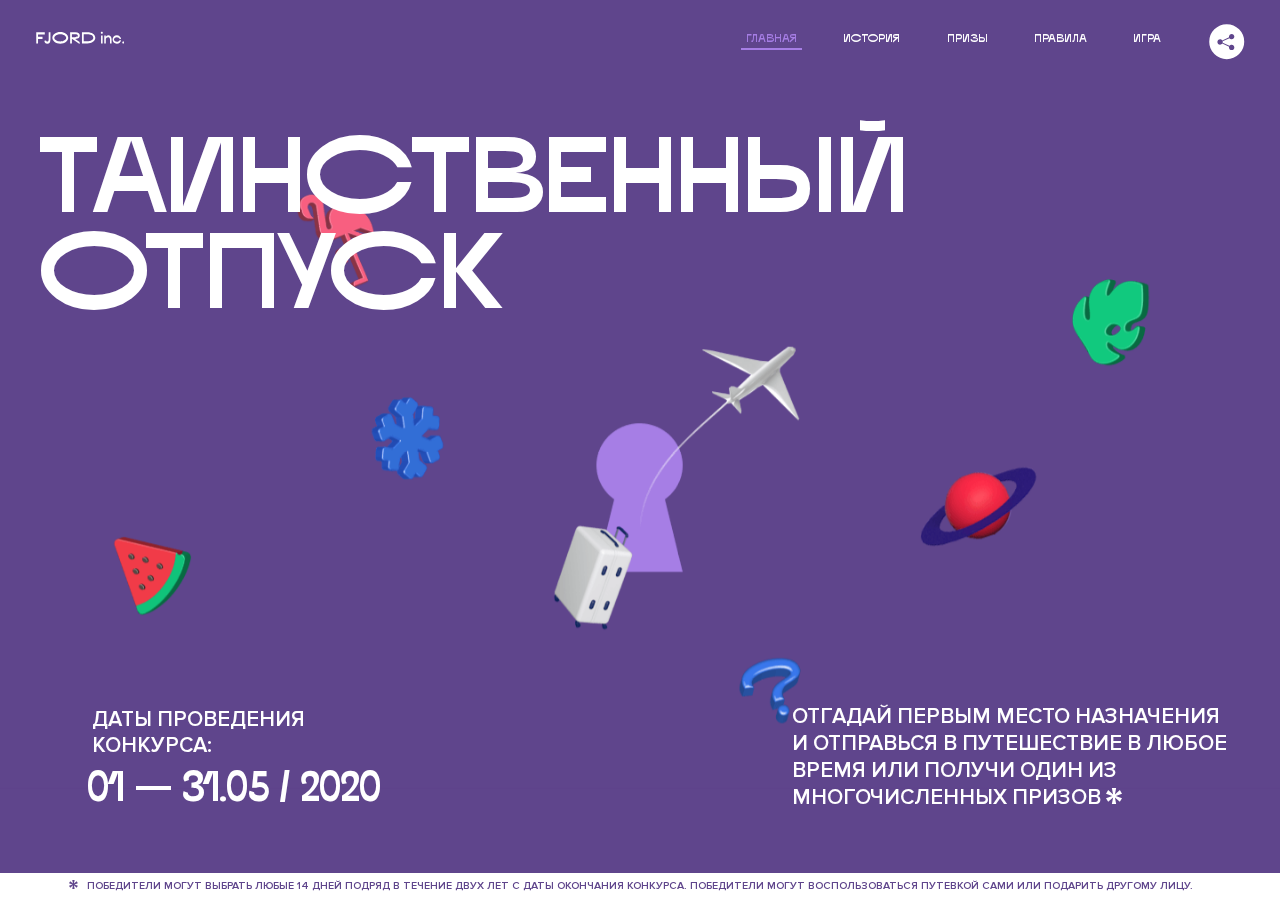
<file: 3/index.html>
<!DOCTYPE html>
<html lang="ru">
<head>
  <meta charset="UTF-8">
  <meta name="description" content="">
  <meta name="viewport" content="width=device-width, initial-scale=1.0">
  <meta http-equiv="X-UA-Compatible" content="ie=edge">
  <title>Mysterious Vacation</title>
  <link rel="stylesheet" href="css/style.min.css">
<link href="css/style.min.css" rel="stylesheet">  <base href="https://htmlacademy-animation.github.io/11474-magic-vacation-1/3/">
</head>
<body>

  <header class="page-header js-header">
    <div class="page-header__wrapper">
      <a href="#" class="page-header__logo transition-cb animationx-lr" aria-label="Перейти на страницу FJORD.Inc">
        <svg width="100" height="15" viewBox="0 0 100 15" fill="none" xmlns="http://www.w3.org/2000/svg">
          <path d="M0.26 1.4V14H2.276V8.906H7.334V6.44H2.276V3.848H9.872V1.4H0.26ZM12.733 14.36C15.127 14.36 16.243 12.65 16.243 9.5V1.4H14.263V8.96C14.263 11.21 13.723 11.876 12.733 11.876C11.833 11.876 11.473 11.3 11.347 10.58L9.36702 10.94C9.63702 13.046 10.663 14.36 12.733 14.36ZM18.3918 7.7C18.3918 11.372 22.3878 14.36 27.3198 14.36C32.2518 14.36 36.2478 11.372 36.2478 7.7C36.2478 4.028 32.2518 1.04 27.3198 1.04C22.3878 1.04 18.3918 4.028 18.3918 7.7ZM20.6058 7.7C20.6058 5.378 23.6118 3.524 27.3198 3.524C30.9918 3.524 33.9798 5.378 33.9798 7.7C33.9798 10.004 30.9918 11.858 27.3198 11.858C23.6118 11.858 20.6058 10.004 20.6058 7.7ZM40.403 14V8.906H40.799L49.079 14.702V12.38L44.039 8.906H44.201C47.999 8.906 49.277 7.304 49.277 5.162C49.277 3.092 47.999 1.4 44.201 1.4H38.387V14H40.403ZM43.535 3.722C45.785 3.722 47.045 4.136 47.045 5.432C47.045 6.764 45.785 7.034 43.535 7.034H40.403V3.722H43.535ZM51.6936 1.382V14H57.8676C62.7456 14 66.7236 11.534 66.7236 7.7C66.7236 3.848 62.7456 1.382 57.8676 1.382H51.6936ZM53.7096 11.624V3.722H57.5436C61.5396 3.722 64.4916 5.018 64.4916 7.7C64.4916 10.238 61.5396 11.624 57.5436 11.624H53.7096ZM73.1832 14.018H74.9832V5H73.1832V14.018ZM72.9132 1.976C72.9132 2.57 73.3992 3.092 74.0832 3.092C74.7492 3.092 75.2352 2.57 75.2352 1.976C75.2352 1.382 74.7672 0.805999 74.0832 0.805999C73.3812 0.805999 72.9132 1.382 72.9132 1.976ZM76.7867 14H78.5687V9.104C78.7487 8.006 79.5947 6.962 81.0887 6.962C82.1147 6.962 83.2667 7.448 83.2667 9.554V14H85.0487V9.014C85.0487 6.152 83.2307 4.73 81.3587 4.73C79.9187 4.73 79.0727 5.558 78.5687 6.854V5H76.7867V14ZM90.9898 14.27C93.5098 14.27 95.3818 12.506 95.7238 10.328H94.0498C93.7258 11.3 92.6998 12.02 90.9898 12.02C88.8478 12.02 87.7678 10.922 87.7678 9.59C87.7678 8.24 88.8478 6.962 90.9898 6.962C92.7538 6.962 93.7978 7.844 94.0858 8.924H95.7418C95.4358 6.71 93.6178 4.73 90.9898 4.73C88.0918 4.73 86.1298 7.124 86.1298 9.59C86.1298 12.074 88.1278 14.27 90.9898 14.27ZM97.0693 12.938C97.0693 13.658 97.5553 14.144 98.2753 14.144C98.9953 14.144 99.4813 13.658 99.4813 12.938C99.4813 12.2 98.9953 11.714 98.2753 11.714C97.5553 11.714 97.0693 12.2 97.0693 12.938Z" fill="currentColor"></path>
        </svg>
      </a>
      <button class="page-header__toggler transition-cb animationx-rl js-menu-toggler" type="button" aria-label="Управление мобильным меню"><span>Меню</span></button>
      <nav class="page-header__nav">
        <div class="page-header__menu transition-cb animationx-rl js-menu" id="menu">
          <ul>
            <li>
              <a class="js-menu-link active" href="#top" data-href="top">главная</a>
            </li>
            <li>
              <a class="js-menu-link" href="#story" data-href="story">история</a>
            </li>
            <li>
              <a class="js-menu-link" href="#prizes" data-href="prizes">призы</a>
            </li>
            <li>
              <a class="js-menu-link" href="#rules" data-href="rules">правила</a>
            </li>
            <li>
              <a class="js-menu-link" href="#game" data-href="game">игра</a>
            </li>
          </ul>
        </div>
        <div class="page-header__social transition-cb animationx-rl">
          <div class="social-block js-social-block">
            <button class="social-block__toggler" aria-label="Управлять блоком с социальными кнопками">
              <svg width="26" height="22" viewBox="0 0 27 22" fill="none" xmlns="http://www.w3.org/2000/svg">
                <path d="M19.6721 7.43664C21.6273 7.43664 23.213 5.85095 23.213 3.89566C23.213 1.94037 21.6273 0.354675 19.6721 0.354675C17.7168 0.354675 16.1311 1.94037 16.1311 3.89566C16.1311 4.19968 16.1728 4.49178 16.2458 4.77345L7.21751 8.95527C6.57519 8.05214 5.52303 7.46049 4.33078 7.46049C2.37549 7.46049 0.789795 9.04618 0.789795 11.0015C0.789795 12.9568 2.37549 14.5425 4.33078 14.5425C5.52303 14.5425 6.57668 13.9508 7.21751 13.0477L16.2458 17.2295C16.1743 17.5112 16.1311 17.8033 16.1311 18.1073C16.1311 20.0626 17.7168 21.6483 19.6721 21.6483C21.6273 21.6483 23.213 20.0626 23.213 18.1073C23.213 16.152 21.6273 14.5663 19.6721 14.5663C18.4798 14.5663 17.4262 15.158 16.7853 16.0611L7.75701 11.8793C7.82854 11.5976 7.87176 11.3055 7.87176 11.0015C7.87176 10.6974 7.83003 10.4053 7.75701 10.1237L16.7853 5.94186C17.4262 6.84499 18.4783 7.43664 19.6721 7.43664Z" fill="currentColor"></path>
              </svg>
            </button>
            <ul class="social-block__list">
              <li>
                <a class="social-block__link social-block__link--fb" href="#" aria-label="Мы на Facebook">
                  <svg width="8" height="17" viewBox="0 0 8 17" fill="none" xmlns="http://www.w3.org/2000/svg">
                    <path d="M4.24646 16.9899H1.09275L1.05793 8.49828H0V5.30707H1.05793V3.81124C1.05793 1.42084 2.57654 0 5.21735 0H7.41758V3.18585H5.30841C4.28262 3.18585 4.2478 3.48582 4.2478 4.24914V5.30707H7.42964L7.16716 8.49828H4.2478V16.9899H4.24646Z" fill="currentColor"></path>
                  </svg>
                </a>
              </li>
              <li>
                <a class="social-block__link social-block__link--insta" href="#" aria-label="Мы в Instagram">
                  <svg width="15" height="15" viewBox="0 0 15 15" fill="none" xmlns="http://www.w3.org/2000/svg">
                    <path d="M11.0197 0H4.19806C2.14246 0 0.471191 1.66993 0.471191 3.72285V10.5499C0.471191 12.6082 2.14112 14.2727 4.19806 14.2727H11.0197C13.0753 14.2727 14.7466 12.6082 14.7466 10.5499V3.72285C14.7466 1.67127 13.0753 0 11.0197 0ZM11.0197 12.4849H4.19806C3.13076 12.4849 2.26432 11.6158 2.26432 10.5512V3.72419C2.26432 2.65956 3.13076 1.79715 4.19806 1.79715H11.0197C12.087 1.79715 12.9535 2.6609 12.9535 3.72419V10.5512C12.9535 11.6145 12.087 12.4849 11.0197 12.4849Z" fill="currentColor"></path>
                    <path d="M7.60887 3.11084C5.38989 3.11084 3.58203 4.9187 3.58203 7.14036C3.58203 9.35532 5.38989 11.1645 7.60887 11.1645C9.83053 11.1645 11.6357 9.35666 11.6357 7.14036C11.6357 4.9187 9.83053 3.11084 7.60887 3.11084ZM7.60887 9.36871C6.37551 9.36871 5.37784 8.37372 5.37784 7.14036C5.37784 5.90699 6.37551 4.90665 7.60887 4.90665C8.83822 4.90665 9.84259 5.90833 9.84259 7.14036C9.84392 8.37238 8.83822 9.36871 7.60887 9.36871Z" fill="currentColor"></path>
                    <path d="M11.3573 2.35962C10.8256 2.35962 10.3931 2.79752 10.3931 3.32381C10.3931 3.85546 10.8256 4.29336 11.3573 4.29336C11.8862 4.29336 12.3215 3.85546 12.3215 3.32381C12.3215 2.79752 11.8862 2.35962 11.3573 2.35962Z" fill="currentColor"></path>
                  </svg>
                </a>
              </li>
              <li>
                <a class="social-block__link social-block__link--vk" href="#" aria-label="Мы ВКонтакте">
                  <svg width="17" height="10" viewBox="0 0 17 10" fill="none" xmlns="http://www.w3.org/2000/svg">
                    <path d="M14.1234 4.9002C14.1234 4.9002 16.3623 1.72708 16.5866 0.680242C16.6595 0.312285 16.4947 0.103188 16.1069 0.103188C16.1069 0.103188 14.8193 0.103188 14.168 0.103188C13.7235 0.103188 13.5587 0.293278 13.4235 0.579768C13.4235 0.579768 12.3724 2.82553 11.0969 4.24712C10.6861 4.70333 10.4781 4.84318 10.2511 4.84318C10.0646 4.84318 9.98625 4.6911 9.98625 4.27834V0.649016C9.98625 0.147997 9.92545 0.00135496 9.5066 0.00135496H6.39628C6.15578 0.00135496 6.0085 0.134417 6.0085 0.324506C6.0085 0.801084 6.73406 0.908351 6.73406 2.20231V4.87305C6.73406 5.40529 6.70569 5.61575 6.45303 5.61575C5.78016 5.61575 4.19528 3.30618 3.30623 0.678887C3.12923 0.145282 2.93737 0 2.43475 0H0.486409C0.205373 0 0 0.190085 0 0.476576C0 0.991172 0.60666 3.40801 2.99277 6.64358C4.59927 8.8201 6.70569 10 8.60269 10C9.76196 10 10.0416 9.80312 10.0416 9.31432V7.63883C10.0416 7.22607 10.2065 7.04956 10.4429 7.04956C10.7078 7.04956 11.1847 7.13238 12.2805 8.22268C13.5843 9.47862 13.6762 10 14.3896 10H16.5676C16.7919 10 17 9.89273 17 9.52342C17 9.02919 16.3623 8.15343 15.384 7.10659C14.9801 6.56755 14.3302 5.98914 14.1248 5.72301C13.8275 5.40801 13.9154 5.23014 14.1234 4.9002Z" fill="currentColor"></path>
                  </svg>
                </a>
              </li>
            </ul>
          </div>
        </div>
      </nav>
    </div>
  </header>

  <main class="page-content">

    <section class="animation-screen"></section>

    <section class="screen screen--hidden screen--intro js-scrollspy" id="top">
      <div class="screen__wrapper">
        <div class="intro">
          <h1 class="intro__title">Таинственный отпуск</h1>
          <div class="intro__content">
            <div class="intro__info">
              <p class="intro__label">Даты проведения конкурса:</p>
              <p class="intro__date">01 — 31.05 / 2020</p>
            </div>
            <div class="intro__message">
              <p>
                Отгадай первым место назначения и&nbsp;отправься в&nbsp;путешествие в&nbsp;любое время или получи один из многочисленных призов
                <svg width="16" height="16" viewBox="0 0 10 10" fill="none" xmlns="http://www.w3.org/2000/svg">
                  <path d="M0 6.35337L3.90271 4.99012L0 3.64663L1.34615 1.32374L4.44287 4.01073L3.67364 0H6.34615L5.57692 4.01073L8.65385 1.32374L10 3.64663L6.13405 4.99012L10 6.35337L8.65385 8.65651L5.57692 5.98927L6.34615 10H3.67364L4.44287 5.96952L1.34615 8.65651L0 6.35337Z" fill="currentColor"></path>
                </svg>
              </p>
            </div>
          </div>
        </div>
      </div>
      <div class="screen__footer animationy-bt transition-cb js-footer">
        <button class="screen__footer-enlarge js-footer-toggler" type="button" aria-label="Показать сообщение">
          <svg width="10" height="10" viewBox="0 0 10 10" fill="none" xmlns="http://www.w3.org/2000/svg">
            <path d="M0 6.35337L3.90271 4.99012L0 3.64663L1.34615 1.32374L4.44287 4.01073L3.67364 0H6.34615L5.57692 4.01073L8.65385 1.32374L10 3.64663L6.13405 4.99012L10 6.35337L8.65385 8.65651L5.57692 5.98927L6.34615 10H3.67364L4.44287 5.96952L1.34615 8.65651L0 6.35337Z" fill="currentColor"></path>
          </svg>
        </button>
        <button class="screen__footer-collapse js-footer-toggler" type="button" aria-label="Скрыть сообщение">
          <svg width="13" height="13" viewBox="0 0 13 13" fill="none" xmlns="http://www.w3.org/2000/svg">
            <line x1="12.3536" y1="0.353553" x2="0.738349" y2="11.9688" stroke="currentColor"></line>
            <line x1="0.738319" y1="0.539925" x2="12.3535" y2="12.1551" stroke="currentColor"></line>
          </svg>
        </button>
        <div class="screen__footer-wrapper">
          <div class="screen__footer-announce">
            <p class="screen__footer-label">Даты проведения конкурса:</p>
            <p class="screen__footer-date">01 — 31.05 / 2020</p>
          </div>
          <div class="screen__footer-note">
            <p>
              <svg width="10" height="10" viewBox="0 0 10 10" fill="none" xmlns="http://www.w3.org/2000/svg">
                <path d="M0 6.35337L3.90271 4.99012L0 3.64663L1.34615 1.32374L4.44287 4.01073L3.67364 0H6.34615L5.57692 4.01073L8.65385 1.32374L10 3.64663L6.13405 4.99012L10 6.35337L8.65385 8.65651L5.57692 5.98927L6.34615 10H3.67364L4.44287 5.96952L1.34615 8.65651L0 6.35337Z" fill="currentColor"></path>
              </svg>
              <span>Победители могут выбрать любые 14 дней подряд в&nbsp;течение двух лет с&nbsp;даты окончания конкурса. Победители могут воспользоваться путевкой сами или подарить другому лицу.</span>
            </p>
          </div>
        </div>
      </div>
    </section>

    <section class="screen screen--hidden screen--story js-scrollspy" id="story">

      <div class="slider swiper-container js-slider">

        <div class="swiper-wrapper">

          <div class="slider__item swiper-slide">
            <h2 class="slider__item-title">История</h2>
            <p class="slider__item-text">Джеймс Таргет был основателем компании &laquo;Fjord Inc.&raquo;. С&nbsp;1965 года &laquo;Fjord Inc.&raquo; прославилась надёжными и&nbsp;удобными чемоданами и&nbsp;аксессуарами для туристов.</p>
          </div>

          <div class="slider__item swiper-slide">
            <p class="slider__item-text">Когда Джеймсу было 7&nbsp;лет, в&nbsp;их&nbsp;доме гостил дядюшка и&nbsp;развлекал детей рассказами о&nbsp;своей поездке в&nbsp;место, показавшееся малышу Таргету невероятным. Тогда Джеймс решил, что однажды посетит его, но&nbsp;не&nbsp;будет рассказывать о&nbsp;мечте, пока не&nbsp;осуществит.</p>
          </div>

          <div class="slider__item swiper-slide">
            <p class="slider__item-text">Джеймс Таргет стал увлеченным путешественником. Он&nbsp;посетил 5&nbsp;континентов, 126&nbsp;стран.</p>
          </div>

          <div class="slider__item swiper-slide">
            <p class="slider__item-text">Он&nbsp;сплавлялся по&nbsp;Амазонке и&nbsp;погружался в&nbsp;пещеры Франции, медитировал в&nbsp;горах Тибета и&nbsp;пожимал руку вождя племени Акугауа.</p>
          </div>

          <div class="slider__item swiper-slide">
            <p class="slider__item-text">Из&nbsp;своих поездок Джеймс Таргет привозил идеи, как сделать свои чемоданы &laquo;Fjord Inc.&raquo; удобными и&nbsp;приспособленными к&nbsp;разным дорожным условиям.</p>
          </div>

          <div class="slider__item swiper-slide">
            <p class="slider__item-text">Всё это время Джеймс не&nbsp;оставлял идею поездки своей мечты. Однако, как только он&nbsp;брался за&nbsp;планирование, возникали препятствия, не&nbsp;позволяющие отправиться туда.</p>
          </div>

          <div class="slider__item swiper-slide">
            <p class="slider__item-text">В&nbsp;возрасте 67&nbsp;лет Джеймс Таргет попал под лавину и&nbsp;погиб. В&nbsp;своём завещании он&nbsp;поручил отправить в&nbsp;заветное путешествие трёх смельчаков, единых с&nbsp;ним духом.</p>
          </div>

          <div class="slider__item swiper-slide">
            <p class="slider__item-text">Тех, кто сможет узнать таинственное место, задавая вопросы специально обученному ИИ&nbsp;&laquo;Соне&raquo;, ждет фантастическое путешествие.</p>
          </div>
        </div>
        <div class="slider__controls">
          <button class="slider__control slider__control--prev js-control-prev" type="button" aria-label="Показать предыдущую историю">
            <svg width="12" height="22" viewBox="0 0 12 22" fill="none" xmlns="http://www.w3.org/2000/svg">
              <path d="M11 1L1 11L11 21" stroke="currentColor" stroke-width="2" stroke-linejoin="round"></path>
            </svg>
          </button>
          <button class="slider__control slider__control--next js-control-next" type="button" aria-label="Показать следующую историю">
            <svg width="12" height="22" viewBox="0 0 12 22" fill="none" xmlns="http://www.w3.org/2000/svg">
              <path d="M1 1L11 11L1 21" stroke="currentColor" stroke-width="2" stroke-linejoin="round"></path>
            </svg>
          </button>
        </div>
        <div class="slider__pagination swiper-pagination"></div>
      </div>
      <div class="screen__bg"></div>
    </section>

    <section class="screen screen--hidden screen--prizes js-scrollspy" id="prizes">
      <div class="screen__wrapper">
        <div class="prizes">
          <h2 class="prizes__title">ПРизы</h2>
          <div class="prizes__lead">
            <p>Найди ответ и&nbsp;получи один из&nbsp;призов:</p>
          </div>
          <ul class="prizes__list">
            <li class="prizes__item prizes__item--journeys">
              <div class="prizes__icon">
                <picture>
                  <source srcset="img/prize1-mob.svg" media="(orientation: portrait)">
                  <img src="img/prize1.svg" alt="">
                </picture>
              </div>
              <p class="prizes__desc">
                <b>3</b>
                <span>загадочных путешествия</span>
              </p>
            </li>
            <li class="prizes__item prizes__item--cases">
              <div class="prizes__icon">
                <picture>
                  <source srcset="img/prize2-mob.svg" media="(orientation: portrait)">
                  <img src="img/prize2.svg" alt="">
                </picture>
              </div>
              <p class="prizes__desc">
                <b>7</b>
                <span>надежных чемоданов</span>
              </p>
            </li>
            <li class="prizes__item prizes__item--codes">
              <div class="prizes__icon">
                <picture>
                  <source srcset="img/prize3-mob.svg" media="(orientation: portrait)">
                  <img src="img/prize3.svg" alt="">
                </picture>
              </div>
              <p class="prizes__desc">
                <b>900</b>
                <span>
                  промокодов на&nbsp;скидку 15%
                  <svg width="10" height="10" viewBox="0 0 10 10" fill="none" xmlns="http://www.w3.org/2000/svg">
                    <path d="M0 6.35337L3.90271 4.99012L0 3.64663L1.34615 1.32374L4.44287 4.01073L3.67364 0H6.34615L5.57692 4.01073L8.65385 1.32374L10 3.64663L6.13405 4.99012L10 6.35337L8.65385 8.65651L5.57692 5.98927L6.34615 10H3.67364L4.44287 5.96952L1.34615 8.65651L0 6.35337Z" fill="currentColor"></path>
                  </svg>
                </span>
              </p>
            </li>
          </ul>
        </div>
      </div>
      <div class="screen__footer js-footer">
        <button class="screen__footer-enlarge js-footer-toggler" type="button" aria-label="Показать сообщение">
          <svg width="10" height="10" viewBox="0 0 10 10" fill="none" xmlns="http://www.w3.org/2000/svg">
            <path d="M0 6.35337L3.90271 4.99012L0 3.64663L1.34615 1.32374L4.44287 4.01073L3.67364 0H6.34615L5.57692 4.01073L8.65385 1.32374L10 3.64663L6.13405 4.99012L10 6.35337L8.65385 8.65651L5.57692 5.98927L6.34615 10H3.67364L4.44287 5.96952L1.34615 8.65651L0 6.35337Z" fill="currentColor"></path>
          </svg>
        </button>
        <button class="screen__footer-collapse js-footer-toggler" type="button" aria-label="Скрыть сообщение">
          <svg width="13" height="13" viewBox="0 0 13 13" fill="none" xmlns="http://www.w3.org/2000/svg">
            <line x1="12.3536" y1="0.353553" x2="0.738349" y2="11.9688" stroke="currentColor"></line>
            <line x1="0.738319" y1="0.539925" x2="12.3535" y2="12.1551" stroke="currentColor"></line>
          </svg>
        </button>
        <div class="screen__footer-wrapper">
          <div class="screen__footer-announce">
            <p class="screen__footer-label">Даты проведения конкурса:</p>
            <p class="screen__footer-date">01 — 31.05 / 2020</p>
          </div>
          <div class="screen__footer-note">
            <p>
              <svg width="10" height="10" viewBox="0 0 10 10" fill="none" xmlns="http://www.w3.org/2000/svg">
                <path d="M0 6.35337L3.90271 4.99012L0 3.64663L1.34615 1.32374L4.44287 4.01073L3.67364 0H6.34615L5.57692 4.01073L8.65385 1.32374L10 3.64663L6.13405 4.99012L10 6.35337L8.65385 8.65651L5.57692 5.98927L6.34615 10H3.67364L4.44287 5.96952L1.34615 8.65651L0 6.35337Z" fill="currentColor"></path>
              </svg>
              <span>Скидка&nbsp;15% на&nbsp;единоразовое приобретение путёвки с&nbsp;1&nbsp;июня 2020 по&nbsp;31&nbsp;мая 2022&nbsp;года. Суммируется с&nbsp;другими акциями</span>
            </p>
          </div>
        </div>
      </div>
    </section>

    <section class="screen screen--hidden screen--rules js-scrollspy" id="rules">
      <div class="screen__wrapper">
        <div class="rules">
          <h2 class="rules__title">Правила</h2>
          <div class="rules__lead">
            <p>Для того чтобы получить наследство Джеймса Таргета, тебе нужно выведать у&nbsp;&laquo;Сони&raquo;, куда предстоит отправиться тебе в&nbsp;случае победы</p>
          </div>
          <ol class="rules__list">
            <li class="rules__item">
              <p>Тебе отводится <br>5&nbsp;минут</p>
            </li>
            <li class="rules__item">
              <p>Задавай любые вопросы в&nbsp;текстовом поле</p>
            </li>
            <li class="rules__item">
              <p>Нажимай кнопку &laquo;Узнать&raquo;, чтобы получить ответ</p>
            </li>
            <li class="rules__item">
              <p>&laquo;Соня&raquo; может отвечать только&nbsp;Да или Нет</p>
            </li>
          </ol>
          <a href="#game" class="rules__link btn">Погнали!</a>
        </div>
      </div>
      <div class="screen__disclaimer">
        <div class="disclaimer">
          <ul>
            <li>
              <a href="#">Правовая информация</a>
            </li>
            <li>
              <a href="#">Подробные правила</a>
            </li>
          </ul>
        </div>
      </div>
    </section>

    <section class="screen screen--hidden screen--game js-scrollspy" id="game">
      <div class="screen__wrapper">
        <div class="game">
          <div class="game__header">
            <h2 class="game__title">Игра</h2>
            <div class="game__counter">
              <span>05</span>:<span>00</span>
            </div>
          </div>
          <div class="game__body">
            <div class="chat">
              <div class="chat__body js-chat">
                <ul class="chat__list" id="messages"></ul>
              </div>
              <div class="chat__footer">
                <form action="#" method="post" class="form" id="message-form">
                  <label for="message-field" class="visually-hidden">Поле для ввода вопроса</label>
                  <input type="text" class="form__field" id="message-field">
                  <button class="form__button btn">
                    Узнать
                    <svg width="18" height="19" viewBox="0 0 18 19" fill="none" xmlns="http://www.w3.org/2000/svg">
                      <path stroke="currentColor" stroke-width="2" d="M9 19V1"></path>
                      <path d="M1 9l8-8 8 8" stroke="currentColor" stroke-width="2" stroke-linejoin="round"></path>
                    </svg>
                  </button>
                </form>
              </div>
            </div>
          </div>
          <!-- временные кнопки для показа результата -->
          <div class="game__buttons">
            <button class="game__button btn js-show-result" type="button" data-target="result">Положительный результат</button>
            <button class="game__button btn js-show-result" type="button" data-target="result2">Положительный результат - 2</button>
            <button class="game__button btn js-show-result" type="button" data-target="result3">Отрицательный результат</button>
          </div>
        </div>
      </div>
    </section>

    <section class="screen screen--hidden screen--result" id="result">
      <div class="screen__wrapper">
        <div class="result result--trip">
          <div class="result__image">
            <picture>
              <source srcset="img/result1-mob.png 1x, img/result1-mob@2x.png 2x" media="(max-width: 768px) and (orientation: portrait)">
              <img src="img/result1.png" srcset="img/result1@2x.png 2x" alt="">
            </picture>
          </div>
          <h2 class="result__title">
            <span class="visually-hidden">ПОбеда!</span>
            <svg xmlns="http://www.w3.org/2000/svg" viewBox="0 0 568.85 109.24">
              <path d="M16,24.44V92H2.6V8H75V92H61.52V24.44H16Z" transform="translate(-2.1 -1.5)" fill="none" stroke="currentColor"></path>
              <path d="M148.76,5.6c32.88,0,59.52,19.92,59.52,44.4s-26.64,44.4-59.52,44.4S89.24,74.48,89.24,50,115.88,5.6,148.76,5.6Zm0,72.12c24.48,0,44.4-12.36,44.4-27.72s-19.92-27.84-44.4-27.84C124,22.16,104,34.52,104,50S124,77.72,148.76,77.72Z" transform="translate(-2.1 -1.5)" fill="none" stroke="currentColor"></path>
              <path d="M287.36,8V24.44H236v14.4h25.32c25.44,0,34,11.16,34,26.52,0,15.6-8.52,26.64-34,26.64H222.56V8h64.8ZM256.88,76.52c15.12,0,23.52-2,23.52-11.52S272,54.44,256.88,54.44H236V76.52h20.88Z" transform="translate(-2.1 -1.5)" fill="none" stroke="currentColor"></path>
              <path d="M371.47,8V24.44H320.84V41.6h33.6V58h-33.6V75.56h50.64V92H307.4V8h64.08Z" transform="translate(-2.1 -1.5)" fill="none" stroke="currentColor"></path>
              <path d="M382.39,110.24V75.56h7.44c4.56-4.68,7.8-18.36,8.76-56L399,8h48.6V75.56h10v34.68H442.87V92H397v18.24H382.39Zm51.72-34.68V24.44H411.55v3.12c-0.48,22.44-3.24,37.68-7.2,48h29.76Z" transform="translate(-2.1 -1.5)" fill="none" stroke="currentColor"></path>
              <path d="M463.75,92l28-84h27.12l28.08,84H533.47l-7.8-23.52h-37.8L480.07,92H463.75Zm56.64-40L507,11.84,493.51,52h26.88Z" transform="translate(-2.1 -1.5)" fill="none" stroke="currentColor"></path>
              <path d="M554.12,70.4L555.55,2H569l1.44,68.4H554.12Zm8.28,6.36c4.8,0,8,3.24,8,8.16a8,8,0,1,1-16.08,0C554.35,80,557.59,76.76,562.39,76.76Z" transform="translate(-2.1 -1.5)" fill="none" stroke="currentColor"></path>
            </svg>
          </h2>
          <div class="result__text">
            <p>ты&nbsp;отправляешься в&nbsp;Арктику!</p>
          </div>
          <div class="result__form">
            <form action="#" method="post" class="form form--result">
              <label for="email-field" class="form__label">зарегистрируй результат</label>
              <input type="email" class="form__field" id="email-field" placeholder="e-mail для регистации результата и получения приза" required="">
              <button class="form__button btn">
                отправить
                <svg width="18" height="19" viewBox="0 0 18 19" fill="none" xmlns="http://www.w3.org/2000/svg">
                  <path stroke="currentColor" stroke-width="2" d="M9 19V1"></path>
                  <path d="M1 9l8-8 8 8" stroke="currentColor" stroke-width="2" stroke-linejoin="round"></path>
                </svg>
              </button>
            </form>
          </div>
        </div>
      </div>
    </section>

    <section class="screen screen--hidden screen--result" id="result2">
      <div class="screen__wrapper">
        <div class="result result--prize">
          <div class="result__image">
            <picture>
              <source srcset="img/result2-mob.png 1x, img/result2-mob@2x.png 2x" media="(max-width: 768px) and (orientation: portrait)">
              <img src="img/result2.png" srcset="img/result2@2x.png 2x" alt="">
            </picture>
          </div>
          <h2 class="result__title">
            <span class="visually-hidden">ПОбеда!</span>
            <svg xmlns="http://www.w3.org/2000/svg" viewBox="0 0 568.85 109.24">
              <path d="M16,24.44V92H2.6V8H75V92H61.52V24.44H16Z" transform="translate(-2.1 -1.5)" fill="none" stroke="currentColor"></path>
              <path d="M148.76,5.6c32.88,0,59.52,19.92,59.52,44.4s-26.64,44.4-59.52,44.4S89.24,74.48,89.24,50,115.88,5.6,148.76,5.6Zm0,72.12c24.48,0,44.4-12.36,44.4-27.72s-19.92-27.84-44.4-27.84C124,22.16,104,34.52,104,50S124,77.72,148.76,77.72Z" transform="translate(-2.1 -1.5)" fill="none" stroke="currentColor"></path>
              <path d="M287.36,8V24.44H236v14.4h25.32c25.44,0,34,11.16,34,26.52,0,15.6-8.52,26.64-34,26.64H222.56V8h64.8ZM256.88,76.52c15.12,0,23.52-2,23.52-11.52S272,54.44,256.88,54.44H236V76.52h20.88Z" transform="translate(-2.1 -1.5)" fill="none" stroke="currentColor"></path>
              <path d="M371.47,8V24.44H320.84V41.6h33.6V58h-33.6V75.56h50.64V92H307.4V8h64.08Z" transform="translate(-2.1 -1.5)" fill="none" stroke="currentColor"></path>
              <path d="M382.39,110.24V75.56h7.44c4.56-4.68,7.8-18.36,8.76-56L399,8h48.6V75.56h10v34.68H442.87V92H397v18.24H382.39Zm51.72-34.68V24.44H411.55v3.12c-0.48,22.44-3.24,37.68-7.2,48h29.76Z" transform="translate(-2.1 -1.5)" fill="none" stroke="currentColor"></path>
              <path d="M463.75,92l28-84h27.12l28.08,84H533.47l-7.8-23.52h-37.8L480.07,92H463.75Zm56.64-40L507,11.84,493.51,52h26.88Z" transform="translate(-2.1 -1.5)" fill="none" stroke="currentColor"></path>
              <path d="M554.12,70.4L555.55,2H569l1.44,68.4H554.12Zm8.28,6.36c4.8,0,8,3.24,8,8.16a8,8,0,1,1-16.08,0C554.35,80,557.59,76.76,562.39,76.76Z" transform="translate(-2.1 -1.5)" fill="none" stroke="currentColor"></path>
            </svg>
          </h2>
          <div class="result__text">
            <p>чемодан &laquo;Fjord&nbsp;Inc.&raquo;&nbsp;твой</p>
          </div>
          <div class="result__form">
            <form action="#" method="post" class="form form--result">
              <label for="email-field2" class="form__label">зарегистрируй результат</label>
              <input type="email" class="form__field" id="email-field2" placeholder="e-mail для регистации результата и получения приза" required="">
              <button class="form__button btn">
                отправить
                <svg width="18" height="19" viewBox="0 0 18 19" fill="none" xmlns="http://www.w3.org/2000/svg">
                  <path stroke="currentColor" stroke-width="2" d="M9 19V1"></path>
                  <path d="M1 9l8-8 8 8" stroke="currentColor" stroke-width="2" stroke-linejoin="round"></path>
                </svg>
              </button>
            </form>
          </div>
        </div>
      </div>
    </section>

    <section class="screen screen--hidden screen--result" id="result3">
      <div class="screen__wrapper">
        <div class="result result--negative">
          <div class="result__image">
            <picture>
              <source srcset="img/result3-mob.png 1x, img/result3-mob@2x.png 2x" media="(max-width: 768px) and (orientation: portrait)">
              <img src="img/result3.png" srcset="img/result3@2x.png 2x" alt="">
            </picture>
          </div>
          <h2 class="result__title">
            <span class="visually-hidden">Не угадал!</span>
            <svg xmlns="http://www.w3.org/2000/svg" viewBox="0 0 660.77 109.24">
              <path d="M2.66,92V8H16.1V42.2H53.3V8H66.74V92H53.3V58.64H16.1V92H2.66Z" transform="translate(-2.16 -1.5)" fill="none" stroke="currentColor"></path>
              <path d="M147.62,8V24.44H97V41.6h33.6V58H97V75.56h50.64V92H83.54V8h64.08Z" transform="translate(-2.16 -1.5)" fill="none" stroke="currentColor"></path>
              <path d="M199.22,8l20.52,42.36L235.34,8h16.44l-31,84H204.38l9.48-25.92L185.78,8h13.44Z" transform="translate(-2.16 -1.5)" fill="none" stroke="currentColor"></path>
              <path d="M273.74,24.44V92H260.3V8h50.16V24.44H273.74Z" transform="translate(-2.16 -1.5)" fill="none" stroke="currentColor"></path>
              <path d="M307.1,92l28-84h27.12l28.08,84H376.82L369,68.48h-37.8L323.42,92H307.1Zm56.64-40L350.3,11.84,336.86,52h26.88Z" transform="translate(-2.16 -1.5)" fill="none" stroke="currentColor"></path>
              <path d="M396.38,110.24V75.56h7.44c4.56-4.68,7.8-18.36,8.76-56L412.94,8h48.6V75.56h10v34.68H456.86V92H411v18.24H396.38ZM448.1,75.56V24.44H425.54v3.12c-0.48,22.44-3.24,37.68-7.2,48H448.1Z" transform="translate(-2.16 -1.5)" fill="none" stroke="currentColor"></path>
              <path d="M477.74,92l28-84h27.12L560.9,92H547.46l-7.8-23.52h-37.8L494.06,92H477.74Zm56.64-40-13.44-40.2L507.5,52h26.88Z" transform="translate(-2.16 -1.5)" fill="none" stroke="currentColor"></path>
              <path d="M568.7,76.88a13.77,13.77,0,0,0,5,1c6.6,0,10.44-6.24,12-58.32L586.22,8h46.2V92H619V24.44H598.82l-0.12,3.12C597.14,81,589,94.4,573.74,94.4a28.55,28.55,0,0,1-6.72-.84Z" transform="translate(-2.16 -1.5)" fill="none" stroke="currentColor"></path>
              <path d="M646.1,70.4L647.54,2H661l1.44,68.4H646.1Zm8.28,6.36c4.8,0,8,3.24,8,8.16a8,8,0,0,1-16.08,0C646.34,80,649.58,76.76,654.38,76.76Z" transform="translate(-2.16 -1.5)" fill="none" stroke="currentColor"></path>
            </svg>
          </h2>
          <button class="result__button js-play" type="button">
            не сдавайся!
            <span>
              <svg width="27" height="22" viewBox="0 0 27 22" fill="none" xmlns="http://www.w3.org/2000/svg">
                <path d="M10.6899 1.47998C5.42992 1.47998 1.16992 5.73998 1.16992 11C1.16992 16.26 5.42992 20.52 10.6899 20.52C15.9499 20.52 20.2099 16.26 20.2099 11V7.13998" stroke="currentColor" stroke-width="2" stroke-miterlimit="10"></path>
                <path d="M15.1099 12.5099L20.1499 7.13989L25.3099 12.6299" stroke="currentColor" stroke-width="2" stroke-miterlimit="10" stroke-linejoin="round"></path>
              </svg>
            </span>
          </button>
        </div>
      </div>
    </section>
  </main>
<script src="js/script.js"></script></body>
</html>
</file>
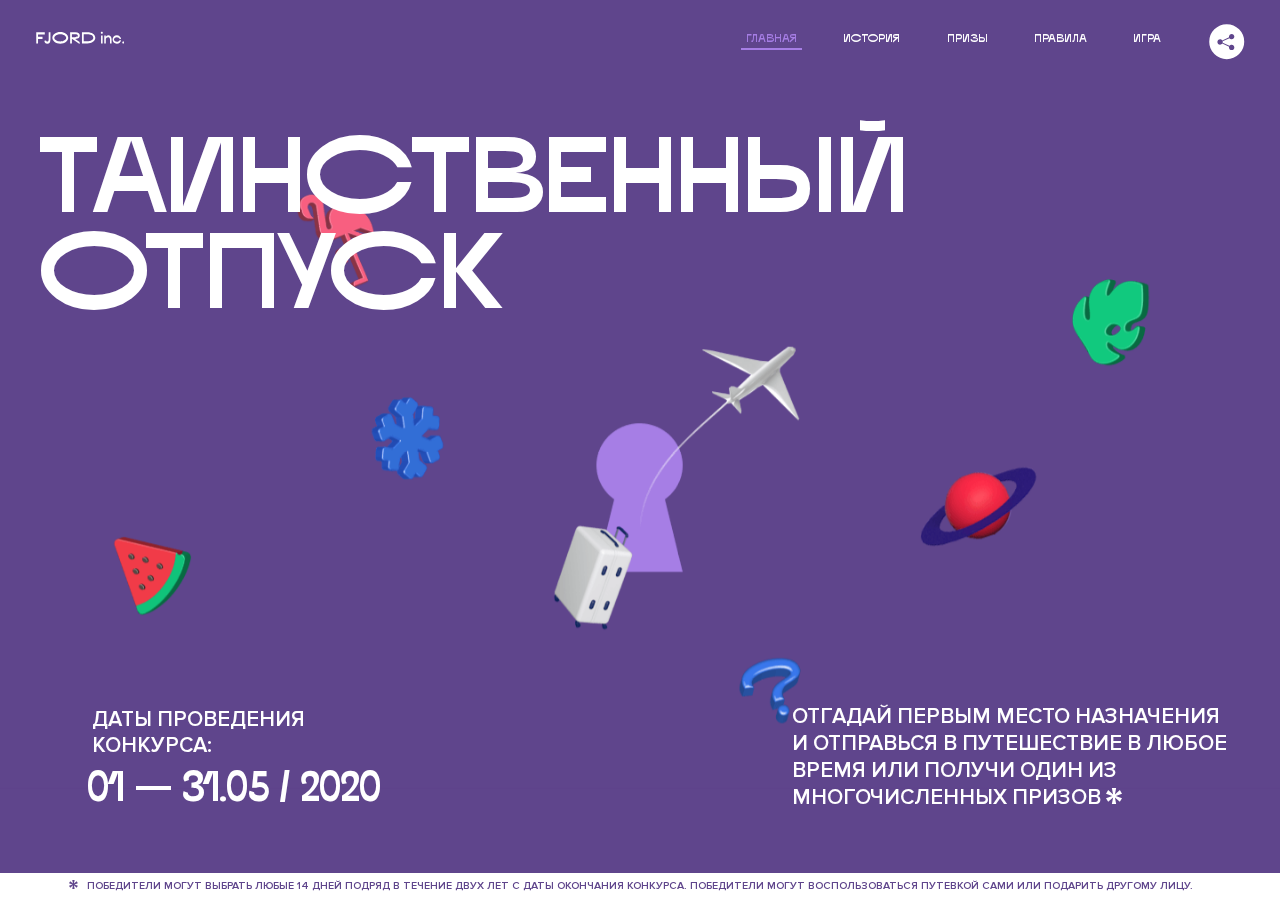
<file: 4/index.html>
<!DOCTYPE html>
<html lang="ru">
<head>
  <meta charset="UTF-8">
  <meta name="description" content="">
  <meta name="viewport" content="width=device-width, initial-scale=1.0">
  <meta http-equiv="X-UA-Compatible" content="ie=edge">
  <title>Mysterious Vacation</title>
  <link rel="stylesheet" href="css/style.min.css">
<link href="css/style.min.css" rel="stylesheet">  <base href="https://htmlacademy-animation.github.io/11474-magic-vacation-1/4/">
</head>
<body>

  <header class="page-header js-header">
    <div class="page-header__wrapper">
      <a href="#" class="page-header__logo transition-cb animationx-lr" aria-label="Перейти на страницу FJORD.Inc">
        <svg width="100" height="15" viewBox="0 0 100 15" fill="none" xmlns="http://www.w3.org/2000/svg">
          <path d="M0.26 1.4V14H2.276V8.906H7.334V6.44H2.276V3.848H9.872V1.4H0.26ZM12.733 14.36C15.127 14.36 16.243 12.65 16.243 9.5V1.4H14.263V8.96C14.263 11.21 13.723 11.876 12.733 11.876C11.833 11.876 11.473 11.3 11.347 10.58L9.36702 10.94C9.63702 13.046 10.663 14.36 12.733 14.36ZM18.3918 7.7C18.3918 11.372 22.3878 14.36 27.3198 14.36C32.2518 14.36 36.2478 11.372 36.2478 7.7C36.2478 4.028 32.2518 1.04 27.3198 1.04C22.3878 1.04 18.3918 4.028 18.3918 7.7ZM20.6058 7.7C20.6058 5.378 23.6118 3.524 27.3198 3.524C30.9918 3.524 33.9798 5.378 33.9798 7.7C33.9798 10.004 30.9918 11.858 27.3198 11.858C23.6118 11.858 20.6058 10.004 20.6058 7.7ZM40.403 14V8.906H40.799L49.079 14.702V12.38L44.039 8.906H44.201C47.999 8.906 49.277 7.304 49.277 5.162C49.277 3.092 47.999 1.4 44.201 1.4H38.387V14H40.403ZM43.535 3.722C45.785 3.722 47.045 4.136 47.045 5.432C47.045 6.764 45.785 7.034 43.535 7.034H40.403V3.722H43.535ZM51.6936 1.382V14H57.8676C62.7456 14 66.7236 11.534 66.7236 7.7C66.7236 3.848 62.7456 1.382 57.8676 1.382H51.6936ZM53.7096 11.624V3.722H57.5436C61.5396 3.722 64.4916 5.018 64.4916 7.7C64.4916 10.238 61.5396 11.624 57.5436 11.624H53.7096ZM73.1832 14.018H74.9832V5H73.1832V14.018ZM72.9132 1.976C72.9132 2.57 73.3992 3.092 74.0832 3.092C74.7492 3.092 75.2352 2.57 75.2352 1.976C75.2352 1.382 74.7672 0.805999 74.0832 0.805999C73.3812 0.805999 72.9132 1.382 72.9132 1.976ZM76.7867 14H78.5687V9.104C78.7487 8.006 79.5947 6.962 81.0887 6.962C82.1147 6.962 83.2667 7.448 83.2667 9.554V14H85.0487V9.014C85.0487 6.152 83.2307 4.73 81.3587 4.73C79.9187 4.73 79.0727 5.558 78.5687 6.854V5H76.7867V14ZM90.9898 14.27C93.5098 14.27 95.3818 12.506 95.7238 10.328H94.0498C93.7258 11.3 92.6998 12.02 90.9898 12.02C88.8478 12.02 87.7678 10.922 87.7678 9.59C87.7678 8.24 88.8478 6.962 90.9898 6.962C92.7538 6.962 93.7978 7.844 94.0858 8.924H95.7418C95.4358 6.71 93.6178 4.73 90.9898 4.73C88.0918 4.73 86.1298 7.124 86.1298 9.59C86.1298 12.074 88.1278 14.27 90.9898 14.27ZM97.0693 12.938C97.0693 13.658 97.5553 14.144 98.2753 14.144C98.9953 14.144 99.4813 13.658 99.4813 12.938C99.4813 12.2 98.9953 11.714 98.2753 11.714C97.5553 11.714 97.0693 12.2 97.0693 12.938Z" fill="currentColor"></path>
        </svg>
      </a>
      <button class="page-header__toggler transition-cb animationx-rl js-menu-toggler" type="button" aria-label="Управление мобильным меню"><span>Меню</span></button>
      <nav class="page-header__nav">
        <div class="page-header__menu transition-cb animationx-rl js-menu" id="menu">
          <ul>
            <li>
              <a class="js-menu-link active" href="#top" data-href="top">главная</a>
            </li>
            <li>
              <a class="js-menu-link" href="#story" data-href="story">история</a>
            </li>
            <li>
              <a class="js-menu-link" href="#prizes" data-href="prizes">призы</a>
            </li>
            <li>
              <a class="js-menu-link" href="#rules" data-href="rules">правила</a>
            </li>
            <li>
              <a class="js-menu-link" href="#game" data-href="game">игра</a>
            </li>
          </ul>
        </div>
        <div class="page-header__social transition-cb animationx-rl">
          <div class="social-block js-social-block">
            <button class="social-block__toggler" aria-label="Управлять блоком с социальными кнопками">
              <svg width="26" height="22" viewBox="0 0 27 22" fill="none" xmlns="http://www.w3.org/2000/svg">
                <path d="M19.6721 7.43664C21.6273 7.43664 23.213 5.85095 23.213 3.89566C23.213 1.94037 21.6273 0.354675 19.6721 0.354675C17.7168 0.354675 16.1311 1.94037 16.1311 3.89566C16.1311 4.19968 16.1728 4.49178 16.2458 4.77345L7.21751 8.95527C6.57519 8.05214 5.52303 7.46049 4.33078 7.46049C2.37549 7.46049 0.789795 9.04618 0.789795 11.0015C0.789795 12.9568 2.37549 14.5425 4.33078 14.5425C5.52303 14.5425 6.57668 13.9508 7.21751 13.0477L16.2458 17.2295C16.1743 17.5112 16.1311 17.8033 16.1311 18.1073C16.1311 20.0626 17.7168 21.6483 19.6721 21.6483C21.6273 21.6483 23.213 20.0626 23.213 18.1073C23.213 16.152 21.6273 14.5663 19.6721 14.5663C18.4798 14.5663 17.4262 15.158 16.7853 16.0611L7.75701 11.8793C7.82854 11.5976 7.87176 11.3055 7.87176 11.0015C7.87176 10.6974 7.83003 10.4053 7.75701 10.1237L16.7853 5.94186C17.4262 6.84499 18.4783 7.43664 19.6721 7.43664Z" fill="currentColor"></path>
              </svg>
            </button>
            <ul class="social-block__list">
              <li>
                <a class="social-block__link social-block__link--fb" href="#" aria-label="Мы на Facebook">
                  <svg width="8" height="17" viewBox="0 0 8 17" fill="none" xmlns="http://www.w3.org/2000/svg">
                    <path d="M4.24646 16.9899H1.09275L1.05793 8.49828H0V5.30707H1.05793V3.81124C1.05793 1.42084 2.57654 0 5.21735 0H7.41758V3.18585H5.30841C4.28262 3.18585 4.2478 3.48582 4.2478 4.24914V5.30707H7.42964L7.16716 8.49828H4.2478V16.9899H4.24646Z" fill="currentColor"></path>
                  </svg>
                </a>
              </li>
              <li>
                <a class="social-block__link social-block__link--insta" href="#" aria-label="Мы в Instagram">
                  <svg width="15" height="15" viewBox="0 0 15 15" fill="none" xmlns="http://www.w3.org/2000/svg">
                    <path d="M11.0197 0H4.19806C2.14246 0 0.471191 1.66993 0.471191 3.72285V10.5499C0.471191 12.6082 2.14112 14.2727 4.19806 14.2727H11.0197C13.0753 14.2727 14.7466 12.6082 14.7466 10.5499V3.72285C14.7466 1.67127 13.0753 0 11.0197 0ZM11.0197 12.4849H4.19806C3.13076 12.4849 2.26432 11.6158 2.26432 10.5512V3.72419C2.26432 2.65956 3.13076 1.79715 4.19806 1.79715H11.0197C12.087 1.79715 12.9535 2.6609 12.9535 3.72419V10.5512C12.9535 11.6145 12.087 12.4849 11.0197 12.4849Z" fill="currentColor"></path>
                    <path d="M7.60887 3.11084C5.38989 3.11084 3.58203 4.9187 3.58203 7.14036C3.58203 9.35532 5.38989 11.1645 7.60887 11.1645C9.83053 11.1645 11.6357 9.35666 11.6357 7.14036C11.6357 4.9187 9.83053 3.11084 7.60887 3.11084ZM7.60887 9.36871C6.37551 9.36871 5.37784 8.37372 5.37784 7.14036C5.37784 5.90699 6.37551 4.90665 7.60887 4.90665C8.83822 4.90665 9.84259 5.90833 9.84259 7.14036C9.84392 8.37238 8.83822 9.36871 7.60887 9.36871Z" fill="currentColor"></path>
                    <path d="M11.3573 2.35962C10.8256 2.35962 10.3931 2.79752 10.3931 3.32381C10.3931 3.85546 10.8256 4.29336 11.3573 4.29336C11.8862 4.29336 12.3215 3.85546 12.3215 3.32381C12.3215 2.79752 11.8862 2.35962 11.3573 2.35962Z" fill="currentColor"></path>
                  </svg>
                </a>
              </li>
              <li>
                <a class="social-block__link social-block__link--vk" href="#" aria-label="Мы ВКонтакте">
                  <svg width="17" height="10" viewBox="0 0 17 10" fill="none" xmlns="http://www.w3.org/2000/svg">
                    <path d="M14.1234 4.9002C14.1234 4.9002 16.3623 1.72708 16.5866 0.680242C16.6595 0.312285 16.4947 0.103188 16.1069 0.103188C16.1069 0.103188 14.8193 0.103188 14.168 0.103188C13.7235 0.103188 13.5587 0.293278 13.4235 0.579768C13.4235 0.579768 12.3724 2.82553 11.0969 4.24712C10.6861 4.70333 10.4781 4.84318 10.2511 4.84318C10.0646 4.84318 9.98625 4.6911 9.98625 4.27834V0.649016C9.98625 0.147997 9.92545 0.00135496 9.5066 0.00135496H6.39628C6.15578 0.00135496 6.0085 0.134417 6.0085 0.324506C6.0085 0.801084 6.73406 0.908351 6.73406 2.20231V4.87305C6.73406 5.40529 6.70569 5.61575 6.45303 5.61575C5.78016 5.61575 4.19528 3.30618 3.30623 0.678887C3.12923 0.145282 2.93737 0 2.43475 0H0.486409C0.205373 0 0 0.190085 0 0.476576C0 0.991172 0.60666 3.40801 2.99277 6.64358C4.59927 8.8201 6.70569 10 8.60269 10C9.76196 10 10.0416 9.80312 10.0416 9.31432V7.63883C10.0416 7.22607 10.2065 7.04956 10.4429 7.04956C10.7078 7.04956 11.1847 7.13238 12.2805 8.22268C13.5843 9.47862 13.6762 10 14.3896 10H16.5676C16.7919 10 17 9.89273 17 9.52342C17 9.02919 16.3623 8.15343 15.384 7.10659C14.9801 6.56755 14.3302 5.98914 14.1248 5.72301C13.8275 5.40801 13.9154 5.23014 14.1234 4.9002Z" fill="currentColor"></path>
                  </svg>
                </a>
              </li>
            </ul>
          </div>
        </div>
      </nav>
    </div>
  </header>

  <main class="page-content">

    <section class="animation-screen"></section>

    <section class="screen screen--hidden screen--intro js-scrollspy" id="top">
      <div class="screen__wrapper">
        <div class="intro">
          <h1 class="intro__title">Таинственный отпуск</h1>
          <div class="intro__content">
            <div class="intro__info">
              <p class="intro__label">Даты проведения конкурса:</p>
              <p class="intro__date">01 — 31.05 / 2020</p>
            </div>
            <div class="intro__message">
              <p>
                Отгадай первым место назначения и&nbsp;отправься в&nbsp;путешествие в&nbsp;любое время или получи один из многочисленных призов
                <svg width="16" height="16" viewBox="0 0 10 10" fill="none" xmlns="http://www.w3.org/2000/svg">
                  <path d="M0 6.35337L3.90271 4.99012L0 3.64663L1.34615 1.32374L4.44287 4.01073L3.67364 0H6.34615L5.57692 4.01073L8.65385 1.32374L10 3.64663L6.13405 4.99012L10 6.35337L8.65385 8.65651L5.57692 5.98927L6.34615 10H3.67364L4.44287 5.96952L1.34615 8.65651L0 6.35337Z" fill="currentColor"></path>
                </svg>
              </p>
            </div>
          </div>
        </div>
      </div>
      <div class="screen__footer animationy-bt transition-cb js-footer">
        <button class="screen__footer-enlarge js-footer-toggler" type="button" aria-label="Показать сообщение">
          <svg width="10" height="10" viewBox="0 0 10 10" fill="none" xmlns="http://www.w3.org/2000/svg">
            <path d="M0 6.35337L3.90271 4.99012L0 3.64663L1.34615 1.32374L4.44287 4.01073L3.67364 0H6.34615L5.57692 4.01073L8.65385 1.32374L10 3.64663L6.13405 4.99012L10 6.35337L8.65385 8.65651L5.57692 5.98927L6.34615 10H3.67364L4.44287 5.96952L1.34615 8.65651L0 6.35337Z" fill="currentColor"></path>
          </svg>
        </button>
        <button class="screen__footer-collapse js-footer-toggler" type="button" aria-label="Скрыть сообщение">
          <svg width="13" height="13" viewBox="0 0 13 13" fill="none" xmlns="http://www.w3.org/2000/svg">
            <line x1="12.3536" y1="0.353553" x2="0.738349" y2="11.9688" stroke="currentColor"></line>
            <line x1="0.738319" y1="0.539925" x2="12.3535" y2="12.1551" stroke="currentColor"></line>
          </svg>
        </button>
        <div class="screen__footer-wrapper">
          <div class="screen__footer-announce">
            <p class="screen__footer-label">Даты проведения конкурса:</p>
            <p class="screen__footer-date">01 — 31.05 / 2020</p>
          </div>
          <div class="screen__footer-note">
            <p>
              <svg width="10" height="10" viewBox="0 0 10 10" fill="none" xmlns="http://www.w3.org/2000/svg">
                <path d="M0 6.35337L3.90271 4.99012L0 3.64663L1.34615 1.32374L4.44287 4.01073L3.67364 0H6.34615L5.57692 4.01073L8.65385 1.32374L10 3.64663L6.13405 4.99012L10 6.35337L8.65385 8.65651L5.57692 5.98927L6.34615 10H3.67364L4.44287 5.96952L1.34615 8.65651L0 6.35337Z" fill="currentColor"></path>
              </svg>
              <span>Победители могут выбрать любые 14 дней подряд в&nbsp;течение двух лет с&nbsp;даты окончания конкурса. Победители могут воспользоваться путевкой сами или подарить другому лицу.</span>
            </p>
          </div>
        </div>
      </div>
    </section>

    <section class="screen screen--hidden screen--story js-scrollspy" id="story">

      <div class="slider swiper-container js-slider">

        <div class="swiper-wrapper">

          <div class="slider__item swiper-slide">
            <h2 class="slider__item-title">История</h2>
            <p class="slider__item-text">Джеймс Таргет был основателем компании &laquo;Fjord Inc.&raquo;. С&nbsp;1965 года &laquo;Fjord Inc.&raquo; прославилась надёжными и&nbsp;удобными чемоданами и&nbsp;аксессуарами для туристов.</p>
          </div>

          <div class="slider__item swiper-slide">
            <p class="slider__item-text">Когда Джеймсу было 7&nbsp;лет, в&nbsp;их&nbsp;доме гостил дядюшка и&nbsp;развлекал детей рассказами о&nbsp;своей поездке в&nbsp;место, показавшееся малышу Таргету невероятным. Тогда Джеймс решил, что однажды посетит его, но&nbsp;не&nbsp;будет рассказывать о&nbsp;мечте, пока не&nbsp;осуществит.</p>
          </div>

          <div class="slider__item swiper-slide">
            <p class="slider__item-text">Джеймс Таргет стал увлеченным путешественником. Он&nbsp;посетил 5&nbsp;континентов, 126&nbsp;стран.</p>
          </div>

          <div class="slider__item swiper-slide">
            <p class="slider__item-text">Он&nbsp;сплавлялся по&nbsp;Амазонке и&nbsp;погружался в&nbsp;пещеры Франции, медитировал в&nbsp;горах Тибета и&nbsp;пожимал руку вождя племени Акугауа.</p>
          </div>

          <div class="slider__item swiper-slide">
            <p class="slider__item-text">Из&nbsp;своих поездок Джеймс Таргет привозил идеи, как сделать свои чемоданы &laquo;Fjord Inc.&raquo; удобными и&nbsp;приспособленными к&nbsp;разным дорожным условиям.</p>
          </div>

          <div class="slider__item swiper-slide">
            <p class="slider__item-text">Всё это время Джеймс не&nbsp;оставлял идею поездки своей мечты. Однако, как только он&nbsp;брался за&nbsp;планирование, возникали препятствия, не&nbsp;позволяющие отправиться туда.</p>
          </div>

          <div class="slider__item swiper-slide">
            <p class="slider__item-text">В&nbsp;возрасте 67&nbsp;лет Джеймс Таргет попал под лавину и&nbsp;погиб. В&nbsp;своём завещании он&nbsp;поручил отправить в&nbsp;заветное путешествие трёх смельчаков, единых с&nbsp;ним духом.</p>
          </div>

          <div class="slider__item swiper-slide">
            <p class="slider__item-text">Тех, кто сможет узнать таинственное место, задавая вопросы специально обученному ИИ&nbsp;&laquo;Соне&raquo;, ждет фантастическое путешествие.</p>
          </div>
        </div>
        <div class="slider__controls">
          <button class="slider__control slider__control--prev js-control-prev" type="button" aria-label="Показать предыдущую историю">
            <svg width="12" height="22" viewBox="0 0 12 22" fill="none" xmlns="http://www.w3.org/2000/svg">
              <path d="M11 1L1 11L11 21" stroke="currentColor" stroke-width="2" stroke-linejoin="round"></path>
            </svg>
          </button>
          <button class="slider__control slider__control--next js-control-next" type="button" aria-label="Показать следующую историю">
            <svg width="12" height="22" viewBox="0 0 12 22" fill="none" xmlns="http://www.w3.org/2000/svg">
              <path d="M1 1L11 11L1 21" stroke="currentColor" stroke-width="2" stroke-linejoin="round"></path>
            </svg>
          </button>
        </div>
        <div class="slider__pagination swiper-pagination"></div>
      </div>
      <div class="screen__bg"></div>
    </section>

    <section class="screen screen--hidden screen--prizes js-scrollspy" id="prizes">
      <div class="screen__wrapper">
        <div class="prizes">
          <h2 class="prizes__title">ПРизы</h2>
          <div class="prizes__lead">
            <p>Найди ответ и&nbsp;получи один из&nbsp;призов:</p>
          </div>
          <ul class="prizes__list">
            <li class="prizes__item prizes__item--journeys">
              <div class="prizes__icon">
                <picture>
                  <source srcset="img/prize1-mob.svg" media="(orientation: portrait)">
                  <img src="img/prize1.svg" alt="">
                </picture>
              </div>
              <p class="prizes__desc">
                <b>3</b>
                <span>загадочных путешествия</span>
              </p>
            </li>
            <li class="prizes__item prizes__item--cases">
              <div class="prizes__icon">
                <picture>
                  <source srcset="img/prize2-mob.svg" media="(orientation: portrait)">
                  <img src="img/prize2.svg" alt="">
                </picture>
              </div>
              <p class="prizes__desc">
                <b>7</b>
                <span>надежных чемоданов</span>
              </p>
            </li>
            <li class="prizes__item prizes__item--codes">
              <div class="prizes__icon">
                <picture>
                  <source srcset="img/prize3-mob.svg" media="(orientation: portrait)">
                  <img src="img/prize3.svg" alt="">
                </picture>
              </div>
              <p class="prizes__desc">
                <b>900</b>
                <span>
                  промокодов на&nbsp;скидку 15%
                  <svg width="10" height="10" viewBox="0 0 10 10" fill="none" xmlns="http://www.w3.org/2000/svg">
                    <path d="M0 6.35337L3.90271 4.99012L0 3.64663L1.34615 1.32374L4.44287 4.01073L3.67364 0H6.34615L5.57692 4.01073L8.65385 1.32374L10 3.64663L6.13405 4.99012L10 6.35337L8.65385 8.65651L5.57692 5.98927L6.34615 10H3.67364L4.44287 5.96952L1.34615 8.65651L0 6.35337Z" fill="currentColor"></path>
                  </svg>
                </span>
              </p>
            </li>
          </ul>
        </div>
      </div>
      <div class="screen__footer js-footer">
        <button class="screen__footer-enlarge js-footer-toggler" type="button" aria-label="Показать сообщение">
          <svg width="10" height="10" viewBox="0 0 10 10" fill="none" xmlns="http://www.w3.org/2000/svg">
            <path d="M0 6.35337L3.90271 4.99012L0 3.64663L1.34615 1.32374L4.44287 4.01073L3.67364 0H6.34615L5.57692 4.01073L8.65385 1.32374L10 3.64663L6.13405 4.99012L10 6.35337L8.65385 8.65651L5.57692 5.98927L6.34615 10H3.67364L4.44287 5.96952L1.34615 8.65651L0 6.35337Z" fill="currentColor"></path>
          </svg>
        </button>
        <button class="screen__footer-collapse js-footer-toggler" type="button" aria-label="Скрыть сообщение">
          <svg width="13" height="13" viewBox="0 0 13 13" fill="none" xmlns="http://www.w3.org/2000/svg">
            <line x1="12.3536" y1="0.353553" x2="0.738349" y2="11.9688" stroke="currentColor"></line>
            <line x1="0.738319" y1="0.539925" x2="12.3535" y2="12.1551" stroke="currentColor"></line>
          </svg>
        </button>
        <div class="screen__footer-wrapper">
          <div class="screen__footer-announce">
            <p class="screen__footer-label">Даты проведения конкурса:</p>
            <p class="screen__footer-date">01 — 31.05 / 2020</p>
          </div>
          <div class="screen__footer-note">
            <p>
              <svg width="10" height="10" viewBox="0 0 10 10" fill="none" xmlns="http://www.w3.org/2000/svg">
                <path d="M0 6.35337L3.90271 4.99012L0 3.64663L1.34615 1.32374L4.44287 4.01073L3.67364 0H6.34615L5.57692 4.01073L8.65385 1.32374L10 3.64663L6.13405 4.99012L10 6.35337L8.65385 8.65651L5.57692 5.98927L6.34615 10H3.67364L4.44287 5.96952L1.34615 8.65651L0 6.35337Z" fill="currentColor"></path>
              </svg>
              <span>Скидка&nbsp;15% на&nbsp;единоразовое приобретение путёвки с&nbsp;1&nbsp;июня 2020 по&nbsp;31&nbsp;мая 2022&nbsp;года. Суммируется с&nbsp;другими акциями</span>
            </p>
          </div>
        </div>
      </div>
    </section>

    <section class="screen screen--hidden screen--rules js-scrollspy" id="rules">
      <div class="screen__wrapper">
        <div class="rules">
          <h2 class="rules__title">Правила</h2>
          <div class="rules__lead">
            <p>Для того чтобы получить наследство Джеймса Таргета, тебе нужно выведать у&nbsp;&laquo;Сони&raquo;, куда предстоит отправиться тебе в&nbsp;случае победы</p>
          </div>
          <ol class="rules__list">
            <li class="rules__item">
              <p>Тебе отводится <br>5&nbsp;минут</p>
            </li>
            <li class="rules__item">
              <p>Задавай любые вопросы в&nbsp;текстовом поле</p>
            </li>
            <li class="rules__item">
              <p>Нажимай кнопку &laquo;Узнать&raquo;, чтобы получить ответ</p>
            </li>
            <li class="rules__item">
              <p>&laquo;Соня&raquo; может отвечать только&nbsp;Да или Нет</p>
            </li>
          </ol>
          <a href="#game" class="rules__link btn">Погнали!</a>
        </div>
      </div>
      <div class="screen__disclaimer">
        <div class="disclaimer">
          <ul>
            <li>
              <a href="#">Правовая информация</a>
            </li>
            <li>
              <a href="#">Подробные правила</a>
            </li>
          </ul>
        </div>
      </div>
    </section>

    <section class="screen screen--hidden screen--game js-scrollspy" id="game">
      <div class="screen__wrapper">
        <div class="game">
          <div class="game__header">
            <h2 class="game__title">Игра</h2>
            <div class="game__counter">
              <span>05</span>:<span>00</span>
            </div>
          </div>
          <div class="game__body">
            <div class="chat">
              <div class="chat__body js-chat">
                <ul class="chat__list" id="messages"></ul>
              </div>
              <div class="chat__footer">
                <form action="#" method="post" class="form" id="message-form">
                  <label for="message-field" class="visually-hidden">Поле для ввода вопроса</label>
                  <input type="text" class="form__field" id="message-field">
                  <button class="form__button btn">
                    Узнать
                    <svg width="18" height="19" viewBox="0 0 18 19" fill="none" xmlns="http://www.w3.org/2000/svg">
                      <path stroke="currentColor" stroke-width="2" d="M9 19V1"></path>
                      <path d="M1 9l8-8 8 8" stroke="currentColor" stroke-width="2" stroke-linejoin="round"></path>
                    </svg>
                  </button>
                </form>
              </div>
            </div>
          </div>
          <!-- временные кнопки для показа результата -->
          <div class="game__buttons">
            <button class="game__button btn js-show-result" type="button" data-target="result">Положительный результат</button>
            <button class="game__button btn js-show-result" type="button" data-target="result2">Положительный результат - 2</button>
            <button class="game__button btn js-show-result" type="button" data-target="result3">Отрицательный результат</button>
          </div>
        </div>
      </div>
    </section>

    <section class="screen screen--hidden screen--result" id="result">
      <div class="screen__wrapper">
        <div class="result result--trip">
          <div class="result__image">
            <picture>
              <source srcset="img/result1-mob.png 1x, img/result1-mob@2x.png 2x" media="(max-width: 768px) and (orientation: portrait)">
              <img src="img/result1.png" srcset="img/result1@2x.png 2x" alt="">
            </picture>
          </div>
          <h2 class="result__title">
            <span class="visually-hidden">ПОбеда!</span>
            <svg xmlns="http://www.w3.org/2000/svg" viewBox="0 0 568.85 109.24">
              <path d="M16,24.44V92H2.6V8H75V92H61.52V24.44H16Z" transform="translate(-2.1 -1.5)" fill="none" stroke="currentColor"></path>
              <path d="M148.76,5.6c32.88,0,59.52,19.92,59.52,44.4s-26.64,44.4-59.52,44.4S89.24,74.48,89.24,50,115.88,5.6,148.76,5.6Zm0,72.12c24.48,0,44.4-12.36,44.4-27.72s-19.92-27.84-44.4-27.84C124,22.16,104,34.52,104,50S124,77.72,148.76,77.72Z" transform="translate(-2.1 -1.5)" fill="none" stroke="currentColor"></path>
              <path d="M287.36,8V24.44H236v14.4h25.32c25.44,0,34,11.16,34,26.52,0,15.6-8.52,26.64-34,26.64H222.56V8h64.8ZM256.88,76.52c15.12,0,23.52-2,23.52-11.52S272,54.44,256.88,54.44H236V76.52h20.88Z" transform="translate(-2.1 -1.5)" fill="none" stroke="currentColor"></path>
              <path d="M371.47,8V24.44H320.84V41.6h33.6V58h-33.6V75.56h50.64V92H307.4V8h64.08Z" transform="translate(-2.1 -1.5)" fill="none" stroke="currentColor"></path>
              <path d="M382.39,110.24V75.56h7.44c4.56-4.68,7.8-18.36,8.76-56L399,8h48.6V75.56h10v34.68H442.87V92H397v18.24H382.39Zm51.72-34.68V24.44H411.55v3.12c-0.48,22.44-3.24,37.68-7.2,48h29.76Z" transform="translate(-2.1 -1.5)" fill="none" stroke="currentColor"></path>
              <path d="M463.75,92l28-84h27.12l28.08,84H533.47l-7.8-23.52h-37.8L480.07,92H463.75Zm56.64-40L507,11.84,493.51,52h26.88Z" transform="translate(-2.1 -1.5)" fill="none" stroke="currentColor"></path>
              <path d="M554.12,70.4L555.55,2H569l1.44,68.4H554.12Zm8.28,6.36c4.8,0,8,3.24,8,8.16a8,8,0,1,1-16.08,0C554.35,80,557.59,76.76,562.39,76.76Z" transform="translate(-2.1 -1.5)" fill="none" stroke="currentColor"></path>
            </svg>
          </h2>
          <div class="result__text">
            <p>ты&nbsp;отправляешься в&nbsp;Арктику!</p>
          </div>
          <div class="result__form">
            <form action="#" method="post" class="form form--result">
              <label for="email-field" class="form__label">зарегистрируй результат</label>
              <input type="email" class="form__field" id="email-field" placeholder="e-mail для регистации результата и получения приза" required="">
              <button class="form__button btn">
                отправить
                <svg width="18" height="19" viewBox="0 0 18 19" fill="none" xmlns="http://www.w3.org/2000/svg">
                  <path stroke="currentColor" stroke-width="2" d="M9 19V1"></path>
                  <path d="M1 9l8-8 8 8" stroke="currentColor" stroke-width="2" stroke-linejoin="round"></path>
                </svg>
              </button>
            </form>
          </div>
        </div>
      </div>
    </section>

    <section class="screen screen--hidden screen--result" id="result2">
      <div class="screen__wrapper">
        <div class="result result--prize">
          <div class="result__image">
            <picture>
              <source srcset="img/result2-mob.png 1x, img/result2-mob@2x.png 2x" media="(max-width: 768px) and (orientation: portrait)">
              <img src="img/result2.png" srcset="img/result2@2x.png 2x" alt="">
            </picture>
          </div>
          <h2 class="result__title">
            <span class="visually-hidden">ПОбеда!</span>
            <svg xmlns="http://www.w3.org/2000/svg" viewBox="0 0 568.85 109.24">
              <path d="M16,24.44V92H2.6V8H75V92H61.52V24.44H16Z" transform="translate(-2.1 -1.5)" fill="none" stroke="currentColor"></path>
              <path d="M148.76,5.6c32.88,0,59.52,19.92,59.52,44.4s-26.64,44.4-59.52,44.4S89.24,74.48,89.24,50,115.88,5.6,148.76,5.6Zm0,72.12c24.48,0,44.4-12.36,44.4-27.72s-19.92-27.84-44.4-27.84C124,22.16,104,34.52,104,50S124,77.72,148.76,77.72Z" transform="translate(-2.1 -1.5)" fill="none" stroke="currentColor"></path>
              <path d="M287.36,8V24.44H236v14.4h25.32c25.44,0,34,11.16,34,26.52,0,15.6-8.52,26.64-34,26.64H222.56V8h64.8ZM256.88,76.52c15.12,0,23.52-2,23.52-11.52S272,54.44,256.88,54.44H236V76.52h20.88Z" transform="translate(-2.1 -1.5)" fill="none" stroke="currentColor"></path>
              <path d="M371.47,8V24.44H320.84V41.6h33.6V58h-33.6V75.56h50.64V92H307.4V8h64.08Z" transform="translate(-2.1 -1.5)" fill="none" stroke="currentColor"></path>
              <path d="M382.39,110.24V75.56h7.44c4.56-4.68,7.8-18.36,8.76-56L399,8h48.6V75.56h10v34.68H442.87V92H397v18.24H382.39Zm51.72-34.68V24.44H411.55v3.12c-0.48,22.44-3.24,37.68-7.2,48h29.76Z" transform="translate(-2.1 -1.5)" fill="none" stroke="currentColor"></path>
              <path d="M463.75,92l28-84h27.12l28.08,84H533.47l-7.8-23.52h-37.8L480.07,92H463.75Zm56.64-40L507,11.84,493.51,52h26.88Z" transform="translate(-2.1 -1.5)" fill="none" stroke="currentColor"></path>
              <path d="M554.12,70.4L555.55,2H569l1.44,68.4H554.12Zm8.28,6.36c4.8,0,8,3.24,8,8.16a8,8,0,1,1-16.08,0C554.35,80,557.59,76.76,562.39,76.76Z" transform="translate(-2.1 -1.5)" fill="none" stroke="currentColor"></path>
            </svg>
          </h2>
          <div class="result__text">
            <p>чемодан &laquo;Fjord&nbsp;Inc.&raquo;&nbsp;твой</p>
          </div>
          <div class="result__form">
            <form action="#" method="post" class="form form--result">
              <label for="email-field2" class="form__label">зарегистрируй результат</label>
              <input type="email" class="form__field" id="email-field2" placeholder="e-mail для регистации результата и получения приза" required="">
              <button class="form__button btn">
                отправить
                <svg width="18" height="19" viewBox="0 0 18 19" fill="none" xmlns="http://www.w3.org/2000/svg">
                  <path stroke="currentColor" stroke-width="2" d="M9 19V1"></path>
                  <path d="M1 9l8-8 8 8" stroke="currentColor" stroke-width="2" stroke-linejoin="round"></path>
                </svg>
              </button>
            </form>
          </div>
        </div>
      </div>
    </section>

    <section class="screen screen--hidden screen--result" id="result3">
      <div class="screen__wrapper">
        <div class="result result--negative">
          <div class="result__image">
            <picture>
              <source srcset="img/result3-mob.png 1x, img/result3-mob@2x.png 2x" media="(max-width: 768px) and (orientation: portrait)">
              <img src="img/result3.png" srcset="img/result3@2x.png 2x" alt="">
            </picture>
          </div>
          <h2 class="result__title">
            <span class="visually-hidden">Не угадал!</span>
            <svg xmlns="http://www.w3.org/2000/svg" viewBox="0 0 660.77 109.24">
              <path d="M2.66,92V8H16.1V42.2H53.3V8H66.74V92H53.3V58.64H16.1V92H2.66Z" transform="translate(-2.16 -1.5)" fill="none" stroke="currentColor"></path>
              <path d="M147.62,8V24.44H97V41.6h33.6V58H97V75.56h50.64V92H83.54V8h64.08Z" transform="translate(-2.16 -1.5)" fill="none" stroke="currentColor"></path>
              <path d="M199.22,8l20.52,42.36L235.34,8h16.44l-31,84H204.38l9.48-25.92L185.78,8h13.44Z" transform="translate(-2.16 -1.5)" fill="none" stroke="currentColor"></path>
              <path d="M273.74,24.44V92H260.3V8h50.16V24.44H273.74Z" transform="translate(-2.16 -1.5)" fill="none" stroke="currentColor"></path>
              <path d="M307.1,92l28-84h27.12l28.08,84H376.82L369,68.48h-37.8L323.42,92H307.1Zm56.64-40L350.3,11.84,336.86,52h26.88Z" transform="translate(-2.16 -1.5)" fill="none" stroke="currentColor"></path>
              <path d="M396.38,110.24V75.56h7.44c4.56-4.68,7.8-18.36,8.76-56L412.94,8h48.6V75.56h10v34.68H456.86V92H411v18.24H396.38ZM448.1,75.56V24.44H425.54v3.12c-0.48,22.44-3.24,37.68-7.2,48H448.1Z" transform="translate(-2.16 -1.5)" fill="none" stroke="currentColor"></path>
              <path d="M477.74,92l28-84h27.12L560.9,92H547.46l-7.8-23.52h-37.8L494.06,92H477.74Zm56.64-40-13.44-40.2L507.5,52h26.88Z" transform="translate(-2.16 -1.5)" fill="none" stroke="currentColor"></path>
              <path d="M568.7,76.88a13.77,13.77,0,0,0,5,1c6.6,0,10.44-6.24,12-58.32L586.22,8h46.2V92H619V24.44H598.82l-0.12,3.12C597.14,81,589,94.4,573.74,94.4a28.55,28.55,0,0,1-6.72-.84Z" transform="translate(-2.16 -1.5)" fill="none" stroke="currentColor"></path>
              <path d="M646.1,70.4L647.54,2H661l1.44,68.4H646.1Zm8.28,6.36c4.8,0,8,3.24,8,8.16a8,8,0,0,1-16.08,0C646.34,80,649.58,76.76,654.38,76.76Z" transform="translate(-2.16 -1.5)" fill="none" stroke="currentColor"></path>
            </svg>
          </h2>
          <button class="result__button js-play" type="button">
            не сдавайся!
            <span>
              <svg width="27" height="22" viewBox="0 0 27 22" fill="none" xmlns="http://www.w3.org/2000/svg">
                <path d="M10.6899 1.47998C5.42992 1.47998 1.16992 5.73998 1.16992 11C1.16992 16.26 5.42992 20.52 10.6899 20.52C15.9499 20.52 20.2099 16.26 20.2099 11V7.13998" stroke="currentColor" stroke-width="2" stroke-miterlimit="10"></path>
                <path d="M15.1099 12.5099L20.1499 7.13989L25.3099 12.6299" stroke="currentColor" stroke-width="2" stroke-miterlimit="10" stroke-linejoin="round"></path>
              </svg>
            </span>
          </button>
        </div>
      </div>
    </section>
  </main>
<script src="js/script.js"></script></body>
</html>
</file>
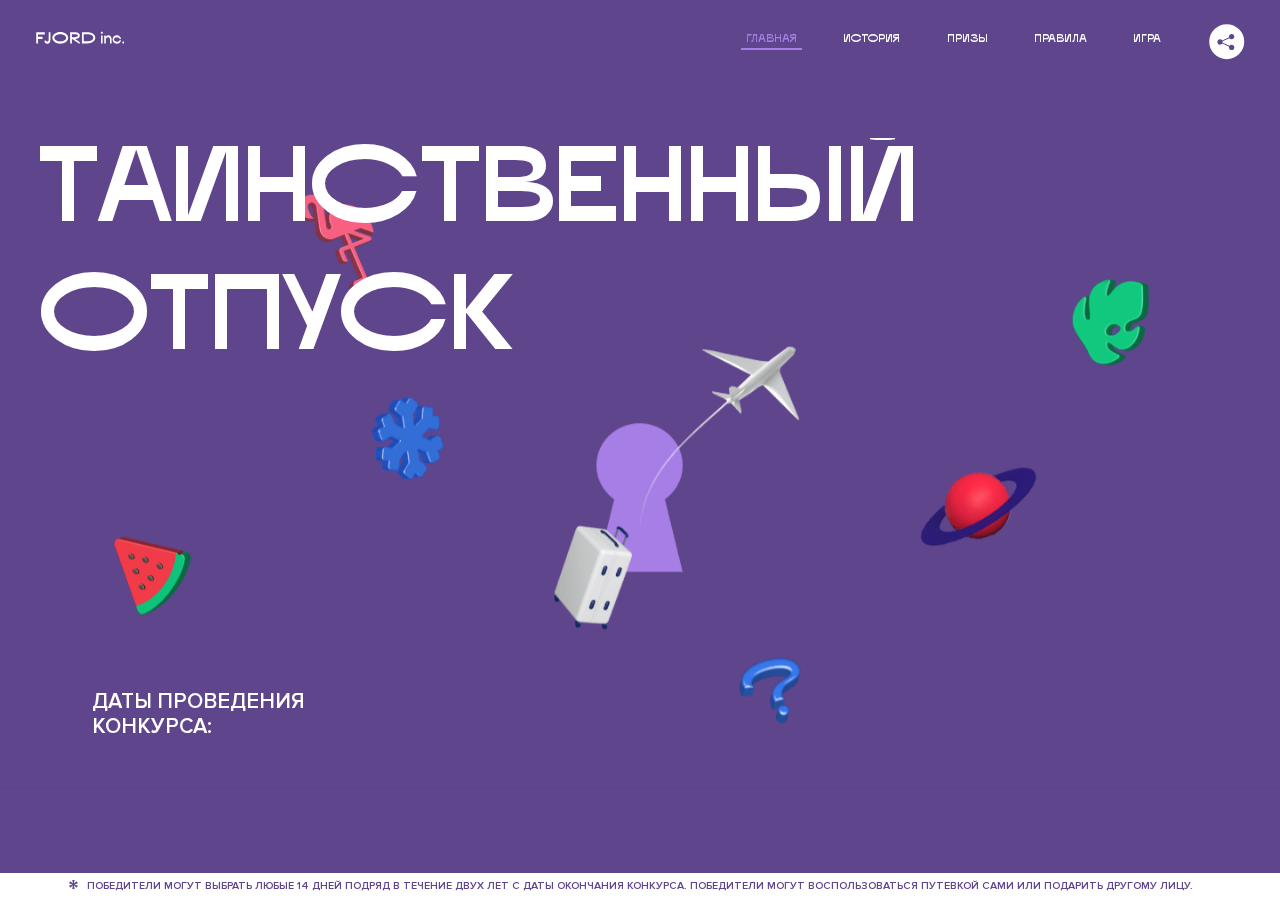
<file: 5/index.html>
<!DOCTYPE html>
<html lang="ru">
<head>
  <meta charset="UTF-8">
  <meta name="description" content="">
  <meta name="viewport" content="width=device-width, initial-scale=1.0">
  <meta http-equiv="X-UA-Compatible" content="ie=edge">
  <title>Mysterious Vacation</title>
  <link rel="stylesheet" href="css/style.min.css">
<link href="css/style.min.css" rel="stylesheet">  <base href="https://htmlacademy-animation.github.io/11474-magic-vacation-1/5/">
</head>
<body>

  <header class="page-header js-header">
    <div class="page-header__wrapper">
      <a href="#" class="page-header__logo transition-cb animationx-lr" aria-label="Перейти на страницу FJORD.Inc">
        <svg width="100" height="15" viewBox="0 0 100 15" fill="none" xmlns="http://www.w3.org/2000/svg">
          <path d="M0.26 1.4V14H2.276V8.906H7.334V6.44H2.276V3.848H9.872V1.4H0.26ZM12.733 14.36C15.127 14.36 16.243 12.65 16.243 9.5V1.4H14.263V8.96C14.263 11.21 13.723 11.876 12.733 11.876C11.833 11.876 11.473 11.3 11.347 10.58L9.36702 10.94C9.63702 13.046 10.663 14.36 12.733 14.36ZM18.3918 7.7C18.3918 11.372 22.3878 14.36 27.3198 14.36C32.2518 14.36 36.2478 11.372 36.2478 7.7C36.2478 4.028 32.2518 1.04 27.3198 1.04C22.3878 1.04 18.3918 4.028 18.3918 7.7ZM20.6058 7.7C20.6058 5.378 23.6118 3.524 27.3198 3.524C30.9918 3.524 33.9798 5.378 33.9798 7.7C33.9798 10.004 30.9918 11.858 27.3198 11.858C23.6118 11.858 20.6058 10.004 20.6058 7.7ZM40.403 14V8.906H40.799L49.079 14.702V12.38L44.039 8.906H44.201C47.999 8.906 49.277 7.304 49.277 5.162C49.277 3.092 47.999 1.4 44.201 1.4H38.387V14H40.403ZM43.535 3.722C45.785 3.722 47.045 4.136 47.045 5.432C47.045 6.764 45.785 7.034 43.535 7.034H40.403V3.722H43.535ZM51.6936 1.382V14H57.8676C62.7456 14 66.7236 11.534 66.7236 7.7C66.7236 3.848 62.7456 1.382 57.8676 1.382H51.6936ZM53.7096 11.624V3.722H57.5436C61.5396 3.722 64.4916 5.018 64.4916 7.7C64.4916 10.238 61.5396 11.624 57.5436 11.624H53.7096ZM73.1832 14.018H74.9832V5H73.1832V14.018ZM72.9132 1.976C72.9132 2.57 73.3992 3.092 74.0832 3.092C74.7492 3.092 75.2352 2.57 75.2352 1.976C75.2352 1.382 74.7672 0.805999 74.0832 0.805999C73.3812 0.805999 72.9132 1.382 72.9132 1.976ZM76.7867 14H78.5687V9.104C78.7487 8.006 79.5947 6.962 81.0887 6.962C82.1147 6.962 83.2667 7.448 83.2667 9.554V14H85.0487V9.014C85.0487 6.152 83.2307 4.73 81.3587 4.73C79.9187 4.73 79.0727 5.558 78.5687 6.854V5H76.7867V14ZM90.9898 14.27C93.5098 14.27 95.3818 12.506 95.7238 10.328H94.0498C93.7258 11.3 92.6998 12.02 90.9898 12.02C88.8478 12.02 87.7678 10.922 87.7678 9.59C87.7678 8.24 88.8478 6.962 90.9898 6.962C92.7538 6.962 93.7978 7.844 94.0858 8.924H95.7418C95.4358 6.71 93.6178 4.73 90.9898 4.73C88.0918 4.73 86.1298 7.124 86.1298 9.59C86.1298 12.074 88.1278 14.27 90.9898 14.27ZM97.0693 12.938C97.0693 13.658 97.5553 14.144 98.2753 14.144C98.9953 14.144 99.4813 13.658 99.4813 12.938C99.4813 12.2 98.9953 11.714 98.2753 11.714C97.5553 11.714 97.0693 12.2 97.0693 12.938Z" fill="currentColor"></path>
        </svg>
      </a>
      <button class="page-header__toggler transition-cb animationx-rl js-menu-toggler" type="button" aria-label="Управление мобильным меню"><span>Меню</span></button>
      <nav class="page-header__nav">
        <div class="page-header__menu transition-cb animationx-rl js-menu" id="menu">
          <ul>
            <li>
              <a class="js-menu-link active" href="#top" data-href="top">главная</a>
            </li>
            <li>
              <a class="js-menu-link" href="#story" data-href="story">история</a>
            </li>
            <li>
              <a class="js-menu-link" href="#prizes" data-href="prizes">призы</a>
            </li>
            <li>
              <a class="js-menu-link" href="#rules" data-href="rules">правила</a>
            </li>
            <li>
              <a class="js-menu-link" href="#game" data-href="game">игра</a>
            </li>
          </ul>
        </div>
        <div class="page-header__social transition-cb animationx-rl">
          <div class="social-block js-social-block">
            <button class="social-block__toggler" aria-label="Управлять блоком с социальными кнопками">
              <svg width="26" height="22" viewBox="0 0 27 22" fill="none" xmlns="http://www.w3.org/2000/svg">
                <path d="M19.6721 7.43664C21.6273 7.43664 23.213 5.85095 23.213 3.89566C23.213 1.94037 21.6273 0.354675 19.6721 0.354675C17.7168 0.354675 16.1311 1.94037 16.1311 3.89566C16.1311 4.19968 16.1728 4.49178 16.2458 4.77345L7.21751 8.95527C6.57519 8.05214 5.52303 7.46049 4.33078 7.46049C2.37549 7.46049 0.789795 9.04618 0.789795 11.0015C0.789795 12.9568 2.37549 14.5425 4.33078 14.5425C5.52303 14.5425 6.57668 13.9508 7.21751 13.0477L16.2458 17.2295C16.1743 17.5112 16.1311 17.8033 16.1311 18.1073C16.1311 20.0626 17.7168 21.6483 19.6721 21.6483C21.6273 21.6483 23.213 20.0626 23.213 18.1073C23.213 16.152 21.6273 14.5663 19.6721 14.5663C18.4798 14.5663 17.4262 15.158 16.7853 16.0611L7.75701 11.8793C7.82854 11.5976 7.87176 11.3055 7.87176 11.0015C7.87176 10.6974 7.83003 10.4053 7.75701 10.1237L16.7853 5.94186C17.4262 6.84499 18.4783 7.43664 19.6721 7.43664Z" fill="currentColor"></path>
              </svg>
            </button>
            <ul class="social-block__list">
              <li>
                <a class="social-block__link social-block__link--fb" href="#" aria-label="Мы на Facebook">
                  <svg width="8" height="17" viewBox="0 0 8 17" fill="none" xmlns="http://www.w3.org/2000/svg">
                    <path d="M4.24646 16.9899H1.09275L1.05793 8.49828H0V5.30707H1.05793V3.81124C1.05793 1.42084 2.57654 0 5.21735 0H7.41758V3.18585H5.30841C4.28262 3.18585 4.2478 3.48582 4.2478 4.24914V5.30707H7.42964L7.16716 8.49828H4.2478V16.9899H4.24646Z" fill="currentColor"></path>
                  </svg>
                </a>
              </li>
              <li>
                <a class="social-block__link social-block__link--insta" href="#" aria-label="Мы в Instagram">
                  <svg width="15" height="15" viewBox="0 0 15 15" fill="none" xmlns="http://www.w3.org/2000/svg">
                    <path d="M11.0197 0H4.19806C2.14246 0 0.471191 1.66993 0.471191 3.72285V10.5499C0.471191 12.6082 2.14112 14.2727 4.19806 14.2727H11.0197C13.0753 14.2727 14.7466 12.6082 14.7466 10.5499V3.72285C14.7466 1.67127 13.0753 0 11.0197 0ZM11.0197 12.4849H4.19806C3.13076 12.4849 2.26432 11.6158 2.26432 10.5512V3.72419C2.26432 2.65956 3.13076 1.79715 4.19806 1.79715H11.0197C12.087 1.79715 12.9535 2.6609 12.9535 3.72419V10.5512C12.9535 11.6145 12.087 12.4849 11.0197 12.4849Z" fill="currentColor"></path>
                    <path d="M7.60887 3.11084C5.38989 3.11084 3.58203 4.9187 3.58203 7.14036C3.58203 9.35532 5.38989 11.1645 7.60887 11.1645C9.83053 11.1645 11.6357 9.35666 11.6357 7.14036C11.6357 4.9187 9.83053 3.11084 7.60887 3.11084ZM7.60887 9.36871C6.37551 9.36871 5.37784 8.37372 5.37784 7.14036C5.37784 5.90699 6.37551 4.90665 7.60887 4.90665C8.83822 4.90665 9.84259 5.90833 9.84259 7.14036C9.84392 8.37238 8.83822 9.36871 7.60887 9.36871Z" fill="currentColor"></path>
                    <path d="M11.3573 2.35962C10.8256 2.35962 10.3931 2.79752 10.3931 3.32381C10.3931 3.85546 10.8256 4.29336 11.3573 4.29336C11.8862 4.29336 12.3215 3.85546 12.3215 3.32381C12.3215 2.79752 11.8862 2.35962 11.3573 2.35962Z" fill="currentColor"></path>
                  </svg>
                </a>
              </li>
              <li>
                <a class="social-block__link social-block__link--vk" href="#" aria-label="Мы ВКонтакте">
                  <svg width="17" height="10" viewBox="0 0 17 10" fill="none" xmlns="http://www.w3.org/2000/svg">
                    <path d="M14.1234 4.9002C14.1234 4.9002 16.3623 1.72708 16.5866 0.680242C16.6595 0.312285 16.4947 0.103188 16.1069 0.103188C16.1069 0.103188 14.8193 0.103188 14.168 0.103188C13.7235 0.103188 13.5587 0.293278 13.4235 0.579768C13.4235 0.579768 12.3724 2.82553 11.0969 4.24712C10.6861 4.70333 10.4781 4.84318 10.2511 4.84318C10.0646 4.84318 9.98625 4.6911 9.98625 4.27834V0.649016C9.98625 0.147997 9.92545 0.00135496 9.5066 0.00135496H6.39628C6.15578 0.00135496 6.0085 0.134417 6.0085 0.324506C6.0085 0.801084 6.73406 0.908351 6.73406 2.20231V4.87305C6.73406 5.40529 6.70569 5.61575 6.45303 5.61575C5.78016 5.61575 4.19528 3.30618 3.30623 0.678887C3.12923 0.145282 2.93737 0 2.43475 0H0.486409C0.205373 0 0 0.190085 0 0.476576C0 0.991172 0.60666 3.40801 2.99277 6.64358C4.59927 8.8201 6.70569 10 8.60269 10C9.76196 10 10.0416 9.80312 10.0416 9.31432V7.63883C10.0416 7.22607 10.2065 7.04956 10.4429 7.04956C10.7078 7.04956 11.1847 7.13238 12.2805 8.22268C13.5843 9.47862 13.6762 10 14.3896 10H16.5676C16.7919 10 17 9.89273 17 9.52342C17 9.02919 16.3623 8.15343 15.384 7.10659C14.9801 6.56755 14.3302 5.98914 14.1248 5.72301C13.8275 5.40801 13.9154 5.23014 14.1234 4.9002Z" fill="currentColor"></path>
                  </svg>
                </a>
              </li>
            </ul>
          </div>
        </div>
      </nav>
    </div>
  </header>

  <main class="page-content">

    <section class="animation-screen"></section>

    <section class="screen screen--hidden screen--intro js-scrollspy" id="top">
      <div class="screen__wrapper">
        <div class="intro">
          <h1 class="intro__title">Таинственный отпуск</h1>
          <div class="intro__content">
            <div class="intro__info">
              <p class="intro__label">Даты проведения конкурса:</p>
              <p class="intro__date">01 — 31.05 / 2020</p>
            </div>
            <div class="intro__message">
              <p>
                Отгадай первым место назначения и&nbsp;отправься в&nbsp;путешествие в&nbsp;любое время или получи один из многочисленных призов
                <svg width="16" height="16" viewBox="0 0 10 10" fill="none" xmlns="http://www.w3.org/2000/svg">
                  <path d="M0 6.35337L3.90271 4.99012L0 3.64663L1.34615 1.32374L4.44287 4.01073L3.67364 0H6.34615L5.57692 4.01073L8.65385 1.32374L10 3.64663L6.13405 4.99012L10 6.35337L8.65385 8.65651L5.57692 5.98927L6.34615 10H3.67364L4.44287 5.96952L1.34615 8.65651L0 6.35337Z" fill="currentColor"></path>
                </svg>
              </p>
            </div>
          </div>
        </div>
      </div>
      <div class="screen__footer animationy-bt transition-cb js-footer">
        <button class="screen__footer-enlarge js-footer-toggler" type="button" aria-label="Показать сообщение">
          <svg width="10" height="10" viewBox="0 0 10 10" fill="none" xmlns="http://www.w3.org/2000/svg">
            <path d="M0 6.35337L3.90271 4.99012L0 3.64663L1.34615 1.32374L4.44287 4.01073L3.67364 0H6.34615L5.57692 4.01073L8.65385 1.32374L10 3.64663L6.13405 4.99012L10 6.35337L8.65385 8.65651L5.57692 5.98927L6.34615 10H3.67364L4.44287 5.96952L1.34615 8.65651L0 6.35337Z" fill="currentColor"></path>
          </svg>
        </button>
        <button class="screen__footer-collapse js-footer-toggler" type="button" aria-label="Скрыть сообщение">
          <svg width="13" height="13" viewBox="0 0 13 13" fill="none" xmlns="http://www.w3.org/2000/svg">
            <line x1="12.3536" y1="0.353553" x2="0.738349" y2="11.9688" stroke="currentColor"></line>
            <line x1="0.738319" y1="0.539925" x2="12.3535" y2="12.1551" stroke="currentColor"></line>
          </svg>
        </button>
        <div class="screen__footer-wrapper">
          <div class="screen__footer-announce">
            <p class="screen__footer-label">Даты проведения конкурса:</p>
            <p class="screen__footer-date">01 — 31.05 / 2020</p>
          </div>
          <div class="screen__footer-note">
            <p>
              <svg width="10" height="10" viewBox="0 0 10 10" fill="none" xmlns="http://www.w3.org/2000/svg">
                <path d="M0 6.35337L3.90271 4.99012L0 3.64663L1.34615 1.32374L4.44287 4.01073L3.67364 0H6.34615L5.57692 4.01073L8.65385 1.32374L10 3.64663L6.13405 4.99012L10 6.35337L8.65385 8.65651L5.57692 5.98927L6.34615 10H3.67364L4.44287 5.96952L1.34615 8.65651L0 6.35337Z" fill="currentColor"></path>
              </svg>
              <span>Победители могут выбрать любые 14 дней подряд в&nbsp;течение двух лет с&nbsp;даты окончания конкурса. Победители могут воспользоваться путевкой сами или подарить другому лицу.</span>
            </p>
          </div>
        </div>
      </div>
    </section>

    <section class="screen screen--hidden screen--story js-scrollspy" id="story">

      <div class="slider swiper-container js-slider">

        <div class="swiper-wrapper">

          <div class="slider__item swiper-slide">
            <h2 class="slider__item-title">История</h2>
            <p class="slider__item-text">Джеймс Таргет был основателем компании &laquo;Fjord Inc.&raquo;. С&nbsp;1965 года &laquo;Fjord Inc.&raquo; прославилась надёжными и&nbsp;удобными чемоданами и&nbsp;аксессуарами для туристов.</p>
          </div>

          <div class="slider__item swiper-slide">
            <p class="slider__item-text">Когда Джеймсу было 7&nbsp;лет, в&nbsp;их&nbsp;доме гостил дядюшка и&nbsp;развлекал детей рассказами о&nbsp;своей поездке в&nbsp;место, показавшееся малышу Таргету невероятным. Тогда Джеймс решил, что однажды посетит его, но&nbsp;не&nbsp;будет рассказывать о&nbsp;мечте, пока не&nbsp;осуществит.</p>
          </div>

          <div class="slider__item swiper-slide">
            <p class="slider__item-text">Джеймс Таргет стал увлеченным путешественником. Он&nbsp;посетил 5&nbsp;континентов, 126&nbsp;стран.</p>
          </div>

          <div class="slider__item swiper-slide">
            <p class="slider__item-text">Он&nbsp;сплавлялся по&nbsp;Амазонке и&nbsp;погружался в&nbsp;пещеры Франции, медитировал в&nbsp;горах Тибета и&nbsp;пожимал руку вождя племени Акугауа.</p>
          </div>

          <div class="slider__item swiper-slide">
            <p class="slider__item-text">Из&nbsp;своих поездок Джеймс Таргет привозил идеи, как сделать свои чемоданы &laquo;Fjord Inc.&raquo; удобными и&nbsp;приспособленными к&nbsp;разным дорожным условиям.</p>
          </div>

          <div class="slider__item swiper-slide">
            <p class="slider__item-text">Всё это время Джеймс не&nbsp;оставлял идею поездки своей мечты. Однако, как только он&nbsp;брался за&nbsp;планирование, возникали препятствия, не&nbsp;позволяющие отправиться туда.</p>
          </div>

          <div class="slider__item swiper-slide">
            <p class="slider__item-text">В&nbsp;возрасте 67&nbsp;лет Джеймс Таргет попал под лавину и&nbsp;погиб. В&nbsp;своём завещании он&nbsp;поручил отправить в&nbsp;заветное путешествие трёх смельчаков, единых с&nbsp;ним духом.</p>
          </div>

          <div class="slider__item swiper-slide">
            <p class="slider__item-text">Тех, кто сможет узнать таинственное место, задавая вопросы специально обученному ИИ&nbsp;&laquo;Соне&raquo;, ждет фантастическое путешествие.</p>
          </div>
        </div>
        <div class="slider__controls">
          <button class="slider__control slider__control--prev js-control-prev" type="button" aria-label="Показать предыдущую историю">
            <svg width="12" height="22" viewBox="0 0 12 22" fill="none" xmlns="http://www.w3.org/2000/svg">
              <path d="M11 1L1 11L11 21" stroke="currentColor" stroke-width="2" stroke-linejoin="round"></path>
            </svg>
          </button>
          <button class="slider__control slider__control--next js-control-next" type="button" aria-label="Показать следующую историю">
            <svg width="12" height="22" viewBox="0 0 12 22" fill="none" xmlns="http://www.w3.org/2000/svg">
              <path d="M1 1L11 11L1 21" stroke="currentColor" stroke-width="2" stroke-linejoin="round"></path>
            </svg>
          </button>
        </div>
        <div class="slider__pagination swiper-pagination"></div>
      </div>
      <div class="screen__bg"></div>
    </section>

    <section class="screen screen--hidden screen--prizes js-scrollspy" id="prizes">
      <div class="screen__wrapper">
        <div class="prizes">
          <h2 class="prizes__title">ПРизы</h2>
          <div class="prizes__lead">
            <p>Найди ответ и&nbsp;получи один из&nbsp;призов:</p>
          </div>
          <ul class="prizes__list">
            <li class="prizes__item prizes__item--journeys">
              <div class="prizes__icon">
                <picture>
                  <source srcset="img/prize1-mob.svg" media="(orientation: portrait)">
                  <img src="img/prize1.svg" alt="">
                </picture>
              </div>
              <p class="prizes__desc">
                <b>3</b>
                <span>загадочных путешествия</span>
              </p>
            </li>
            <li class="prizes__item prizes__item--cases">
              <div class="prizes__icon">
                <picture>
                  <source srcset="img/prize2-mob.svg" media="(orientation: portrait)">
                  <img src="img/prize2.svg" alt="">
                </picture>
              </div>
              <p class="prizes__desc">
                <b>7</b>
                <span>надежных чемоданов</span>
              </p>
            </li>
            <li class="prizes__item prizes__item--codes">
              <div class="prizes__icon">
                <picture>
                  <source srcset="img/prize3-mob.svg" media="(orientation: portrait)">
                  <img src="img/prize3.svg" alt="">
                </picture>
              </div>
              <p class="prizes__desc">
                <b>900</b>
                <span>
                  промокодов на&nbsp;скидку 15%
                  <svg width="10" height="10" viewBox="0 0 10 10" fill="none" xmlns="http://www.w3.org/2000/svg">
                    <path d="M0 6.35337L3.90271 4.99012L0 3.64663L1.34615 1.32374L4.44287 4.01073L3.67364 0H6.34615L5.57692 4.01073L8.65385 1.32374L10 3.64663L6.13405 4.99012L10 6.35337L8.65385 8.65651L5.57692 5.98927L6.34615 10H3.67364L4.44287 5.96952L1.34615 8.65651L0 6.35337Z" fill="currentColor"></path>
                  </svg>
                </span>
              </p>
            </li>
          </ul>
        </div>
      </div>
      <div class="screen__footer js-footer">
        <button class="screen__footer-enlarge js-footer-toggler" type="button" aria-label="Показать сообщение">
          <svg width="10" height="10" viewBox="0 0 10 10" fill="none" xmlns="http://www.w3.org/2000/svg">
            <path d="M0 6.35337L3.90271 4.99012L0 3.64663L1.34615 1.32374L4.44287 4.01073L3.67364 0H6.34615L5.57692 4.01073L8.65385 1.32374L10 3.64663L6.13405 4.99012L10 6.35337L8.65385 8.65651L5.57692 5.98927L6.34615 10H3.67364L4.44287 5.96952L1.34615 8.65651L0 6.35337Z" fill="currentColor"></path>
          </svg>
        </button>
        <button class="screen__footer-collapse js-footer-toggler" type="button" aria-label="Скрыть сообщение">
          <svg width="13" height="13" viewBox="0 0 13 13" fill="none" xmlns="http://www.w3.org/2000/svg">
            <line x1="12.3536" y1="0.353553" x2="0.738349" y2="11.9688" stroke="currentColor"></line>
            <line x1="0.738319" y1="0.539925" x2="12.3535" y2="12.1551" stroke="currentColor"></line>
          </svg>
        </button>
        <div class="screen__footer-wrapper">
          <div class="screen__footer-announce">
            <p class="screen__footer-label">Даты проведения конкурса:</p>
            <p class="screen__footer-date">01 — 31.05 / 2020</p>
          </div>
          <div class="screen__footer-note">
            <p>
              <svg width="10" height="10" viewBox="0 0 10 10" fill="none" xmlns="http://www.w3.org/2000/svg">
                <path d="M0 6.35337L3.90271 4.99012L0 3.64663L1.34615 1.32374L4.44287 4.01073L3.67364 0H6.34615L5.57692 4.01073L8.65385 1.32374L10 3.64663L6.13405 4.99012L10 6.35337L8.65385 8.65651L5.57692 5.98927L6.34615 10H3.67364L4.44287 5.96952L1.34615 8.65651L0 6.35337Z" fill="currentColor"></path>
              </svg>
              <span>Скидка&nbsp;15% на&nbsp;единоразовое приобретение путёвки с&nbsp;1&nbsp;июня 2020 по&nbsp;31&nbsp;мая 2022&nbsp;года. Суммируется с&nbsp;другими акциями</span>
            </p>
          </div>
        </div>
      </div>
    </section>

    <section class="screen screen--hidden screen--rules js-scrollspy" id="rules">
      <div class="screen__wrapper">
        <div class="rules">
          <h2 class="rules__title">Правила</h2>
          <div class="rules__lead">
            <p>Для того чтобы получить наследство Джеймса Таргета, тебе нужно выведать у&nbsp;&laquo;Сони&raquo;, куда предстоит отправиться тебе в&nbsp;случае победы</p>
          </div>
          <ol class="rules__list">
            <li class="rules__item">
              <p>Тебе отводится <br>5&nbsp;минут</p>
            </li>
            <li class="rules__item">
              <p>Задавай любые вопросы в&nbsp;текстовом поле</p>
            </li>
            <li class="rules__item">
              <p>Нажимай кнопку &laquo;Узнать&raquo;, чтобы получить ответ</p>
            </li>
            <li class="rules__item">
              <p>&laquo;Соня&raquo; может отвечать только&nbsp;Да или Нет</p>
            </li>
          </ol>
          <a href="#game" class="rules__link btn">Погнали!</a>
        </div>
      </div>
      <div class="screen__disclaimer">
        <div class="disclaimer">
          <ul>
            <li>
              <a href="#">Правовая информация</a>
            </li>
            <li>
              <a href="#">Подробные правила</a>
            </li>
          </ul>
        </div>
      </div>
    </section>

    <section class="screen screen--hidden screen--game js-scrollspy" id="game">
      <div class="screen__wrapper">
        <div class="game">
          <div class="game__header">
            <h2 class="game__title">Игра</h2>
            <div class="game__counter">
              <span>05</span>:<span>00</span>
            </div>
          </div>
          <div class="game__body">
            <div class="chat">
              <div class="chat__body js-chat">
                <ul class="chat__list" id="messages"></ul>
              </div>
              <div class="chat__footer">
                <form action="#" method="post" class="form" id="message-form">
                  <label for="message-field" class="visually-hidden">Поле для ввода вопроса</label>
                  <input type="text" class="form__field" id="message-field">
                  <button class="form__button btn">
                    Узнать
                    <svg width="18" height="19" viewBox="0 0 18 19" fill="none" xmlns="http://www.w3.org/2000/svg">
                      <path stroke="currentColor" stroke-width="2" d="M9 19V1"></path>
                      <path d="M1 9l8-8 8 8" stroke="currentColor" stroke-width="2" stroke-linejoin="round"></path>
                    </svg>
                  </button>
                </form>
              </div>
            </div>
          </div>
          <!-- временные кнопки для показа результата -->
          <div class="game__buttons">
            <button class="game__button btn js-show-result" type="button" data-target="result">Положительный результат</button>
            <button class="game__button btn js-show-result" type="button" data-target="result2">Положительный результат - 2</button>
            <button class="game__button btn js-show-result" type="button" data-target="result3">Отрицательный результат</button>
          </div>
        </div>
      </div>
    </section>

    <section class="screen screen--hidden screen--result" id="result">
      <div class="screen__wrapper">
        <div class="result result--trip">
          <div class="result__image">
            <picture>
              <source srcset="img/result1-mob.png 1x, img/result1-mob@2x.png 2x" media="(max-width: 768px) and (orientation: portrait)">
              <img src="img/result1.png" srcset="img/result1@2x.png 2x" alt="">
            </picture>
          </div>
          <h2 class="result__title">
            <span class="visually-hidden">ПОбеда!</span>
            <svg xmlns="http://www.w3.org/2000/svg" viewBox="0 0 568.85 109.24">
              <path d="M16,24.44V92H2.6V8H75V92H61.52V24.44H16Z" transform="translate(-2.1 -1.5)" fill="none" stroke="currentColor"></path>
              <path d="M148.76,5.6c32.88,0,59.52,19.92,59.52,44.4s-26.64,44.4-59.52,44.4S89.24,74.48,89.24,50,115.88,5.6,148.76,5.6Zm0,72.12c24.48,0,44.4-12.36,44.4-27.72s-19.92-27.84-44.4-27.84C124,22.16,104,34.52,104,50S124,77.72,148.76,77.72Z" transform="translate(-2.1 -1.5)" fill="none" stroke="currentColor"></path>
              <path d="M287.36,8V24.44H236v14.4h25.32c25.44,0,34,11.16,34,26.52,0,15.6-8.52,26.64-34,26.64H222.56V8h64.8ZM256.88,76.52c15.12,0,23.52-2,23.52-11.52S272,54.44,256.88,54.44H236V76.52h20.88Z" transform="translate(-2.1 -1.5)" fill="none" stroke="currentColor"></path>
              <path d="M371.47,8V24.44H320.84V41.6h33.6V58h-33.6V75.56h50.64V92H307.4V8h64.08Z" transform="translate(-2.1 -1.5)" fill="none" stroke="currentColor"></path>
              <path d="M382.39,110.24V75.56h7.44c4.56-4.68,7.8-18.36,8.76-56L399,8h48.6V75.56h10v34.68H442.87V92H397v18.24H382.39Zm51.72-34.68V24.44H411.55v3.12c-0.48,22.44-3.24,37.68-7.2,48h29.76Z" transform="translate(-2.1 -1.5)" fill="none" stroke="currentColor"></path>
              <path d="M463.75,92l28-84h27.12l28.08,84H533.47l-7.8-23.52h-37.8L480.07,92H463.75Zm56.64-40L507,11.84,493.51,52h26.88Z" transform="translate(-2.1 -1.5)" fill="none" stroke="currentColor"></path>
              <path d="M554.12,70.4L555.55,2H569l1.44,68.4H554.12Zm8.28,6.36c4.8,0,8,3.24,8,8.16a8,8,0,1,1-16.08,0C554.35,80,557.59,76.76,562.39,76.76Z" transform="translate(-2.1 -1.5)" fill="none" stroke="currentColor"></path>
            </svg>
          </h2>
          <div class="result__text">
            <p>ты&nbsp;отправляешься в&nbsp;Арктику!</p>
          </div>
          <div class="result__form">
            <form action="#" method="post" class="form form--result">
              <label for="email-field" class="form__label">зарегистрируй результат</label>
              <input type="email" class="form__field" id="email-field" placeholder="e-mail для регистации результата и получения приза" required="">
              <button class="form__button btn">
                отправить
                <svg width="18" height="19" viewBox="0 0 18 19" fill="none" xmlns="http://www.w3.org/2000/svg">
                  <path stroke="currentColor" stroke-width="2" d="M9 19V1"></path>
                  <path d="M1 9l8-8 8 8" stroke="currentColor" stroke-width="2" stroke-linejoin="round"></path>
                </svg>
              </button>
            </form>
          </div>
        </div>
      </div>
    </section>

    <section class="screen screen--hidden screen--result" id="result2">
      <div class="screen__wrapper">
        <div class="result result--prize">
          <div class="result__image">
            <picture>
              <source srcset="img/leaf_blue_1-mob.png 1x, img/leaf_blue_1.png 2x" media="(max-width: 768px) and (orientation: portrait)">
              <img src="img/leaf_blue_1.png" srcset="img/leaf_blue_1.png 2x" alt="" class="leaf_blue_1">
            </picture>
            <picture>
              <source srcset="img/leaf_blue_2-mob.png 1x, img/leaf_blue_2-mob.png 2x" media="(max-width: 768px) and (orientation: portrait)">
              <img src="img/leaf_blue_2.png" srcset="img/leaf_blue_2.png 2x" alt="" class="leaf_blue_2">
            </picture>
            <picture>
              <source srcset="img/leaf_green-mob.png 1x, img/leaf_green.png 2x" media="(max-width: 768px) and (orientation: portrait)">
              <img src="img/leaf_green.png" srcset="img/leaf_green.png 2x" alt="" class="leaf_green">
            </picture>
            <picture>
              <source srcset="img/suitcase-mob.png 1x, img/suitcase-mob@2x.png 2x" media="(max-width: 768px) and (orientation: portrait)">
              <img src="img/suitcase.png" srcset="img/suitcase@2x.png 2x" alt="" class="suitcase">
            </picture>
            <picture>
              <source srcset="img/flamingo-mob.png 1x, img/flamingo-mob@2x.png 2x" media="(max-width: 768px) and (orientation: portrait)">
              <img src="img/flamingo.png" srcset="img/flamingo@2x.png 2x" alt="" class="flamingo">
            </picture>
          </div>
          <h2 class="result__title">
            <span class="visually-hidden">ПОбеда!</span>
            <svg xmlns="http://www.w3.org/2000/svg" viewBox="0 0 568.85 109.24">
              <path d="M16,24.44V92H2.6V8H75V92H61.52V24.44H16Z" transform="translate(-2.1 -1.5)" fill="none" stroke="currentColor"></path>
              <path d="M148.76,5.6c32.88,0,59.52,19.92,59.52,44.4s-26.64,44.4-59.52,44.4S89.24,74.48,89.24,50,115.88,5.6,148.76,5.6Zm0,72.12c24.48,0,44.4-12.36,44.4-27.72s-19.92-27.84-44.4-27.84C124,22.16,104,34.52,104,50S124,77.72,148.76,77.72Z" transform="translate(-2.1 -1.5)" fill="none" stroke="currentColor"></path>
              <path d="M287.36,8V24.44H236v14.4h25.32c25.44,0,34,11.16,34,26.52,0,15.6-8.52,26.64-34,26.64H222.56V8h64.8ZM256.88,76.52c15.12,0,23.52-2,23.52-11.52S272,54.44,256.88,54.44H236V76.52h20.88Z" transform="translate(-2.1 -1.5)" fill="none" stroke="currentColor"></path>
              <path d="M371.47,8V24.44H320.84V41.6h33.6V58h-33.6V75.56h50.64V92H307.4V8h64.08Z" transform="translate(-2.1 -1.5)" fill="none" stroke="currentColor"></path>
              <path d="M382.39,110.24V75.56h7.44c4.56-4.68,7.8-18.36,8.76-56L399,8h48.6V75.56h10v34.68H442.87V92H397v18.24H382.39Zm51.72-34.68V24.44H411.55v3.12c-0.48,22.44-3.24,37.68-7.2,48h29.76Z" transform="translate(-2.1 -1.5)" fill="none" stroke="currentColor"></path>
              <path d="M463.75,92l28-84h27.12l28.08,84H533.47l-7.8-23.52h-37.8L480.07,92H463.75Zm56.64-40L507,11.84,493.51,52h26.88Z" transform="translate(-2.1 -1.5)" fill="none" stroke="currentColor"></path>
              <path d="M554.12,70.4L555.55,2H569l1.44,68.4H554.12Zm8.28,6.36c4.8,0,8,3.24,8,8.16a8,8,0,1,1-16.08,0C554.35,80,557.59,76.76,562.39,76.76Z" transform="translate(-2.1 -1.5)" fill="none" stroke="currentColor"></path>
            </svg>
          </h2>
          <div class="result__text">
            <p>чемодан &laquo;Fjord&nbsp;Inc.&raquo;&nbsp;твой</p>
          </div>
          <div class="result__form">
            <form action="#" method="post" class="form form--result">
              <label for="email-field2" class="form__label">зарегистрируй результат</label>
              <input type="email" class="form__field" id="email-field2" placeholder="e-mail для регистации результата и получения приза" required="">
              <button class="form__button btn">
                отправить
                <svg width="18" height="19" viewBox="0 0 18 19" fill="none" xmlns="http://www.w3.org/2000/svg">
                  <path stroke="currentColor" stroke-width="2" d="M9 19V1"></path>
                  <path d="M1 9l8-8 8 8" stroke="currentColor" stroke-width="2" stroke-linejoin="round"></path>
                </svg>
              </button>
            </form>
          </div>
        </div>
      </div>
    </section>

    <section class="screen screen--hidden screen--result" id="result3">
      <div class="screen__wrapper">
        <div class="result result--negative">
          <div class="result__image">
            <picture>
              <source srcset="img/result3-mob.png 1x, img/result3-mob@2x.png 2x" media="(max-width: 768px) and (orientation: portrait)">
              <img src="img/result3.png" srcset="img/result3@2x.png 2x" alt="">
            </picture>
          </div>
          <h2 class="result__title">
            <span class="visually-hidden">Не угадал!</span>
            <svg xmlns="http://www.w3.org/2000/svg" viewBox="0 0 660.77 109.24">
              <path d="M2.66,92V8H16.1V42.2H53.3V8H66.74V92H53.3V58.64H16.1V92H2.66Z" transform="translate(-2.16 -1.5)" fill="none" stroke="currentColor"></path>
              <path d="M147.62,8V24.44H97V41.6h33.6V58H97V75.56h50.64V92H83.54V8h64.08Z" transform="translate(-2.16 -1.5)" fill="none" stroke="currentColor"></path>
              <path d="M199.22,8l20.52,42.36L235.34,8h16.44l-31,84H204.38l9.48-25.92L185.78,8h13.44Z" transform="translate(-2.16 -1.5)" fill="none" stroke="currentColor"></path>
              <path d="M273.74,24.44V92H260.3V8h50.16V24.44H273.74Z" transform="translate(-2.16 -1.5)" fill="none" stroke="currentColor"></path>
              <path d="M307.1,92l28-84h27.12l28.08,84H376.82L369,68.48h-37.8L323.42,92H307.1Zm56.64-40L350.3,11.84,336.86,52h26.88Z" transform="translate(-2.16 -1.5)" fill="none" stroke="currentColor"></path>
              <path d="M396.38,110.24V75.56h7.44c4.56-4.68,7.8-18.36,8.76-56L412.94,8h48.6V75.56h10v34.68H456.86V92H411v18.24H396.38ZM448.1,75.56V24.44H425.54v3.12c-0.48,22.44-3.24,37.68-7.2,48H448.1Z" transform="translate(-2.16 -1.5)" fill="none" stroke="currentColor"></path>
              <path d="M477.74,92l28-84h27.12L560.9,92H547.46l-7.8-23.52h-37.8L494.06,92H477.74Zm56.64-40-13.44-40.2L507.5,52h26.88Z" transform="translate(-2.16 -1.5)" fill="none" stroke="currentColor"></path>
              <path d="M568.7,76.88a13.77,13.77,0,0,0,5,1c6.6,0,10.44-6.24,12-58.32L586.22,8h46.2V92H619V24.44H598.82l-0.12,3.12C597.14,81,589,94.4,573.74,94.4a28.55,28.55,0,0,1-6.72-.84Z" transform="translate(-2.16 -1.5)" fill="none" stroke="currentColor"></path>
              <path d="M646.1,70.4L647.54,2H661l1.44,68.4H646.1Zm8.28,6.36c4.8,0,8,3.24,8,8.16a8,8,0,0,1-16.08,0C646.34,80,649.58,76.76,654.38,76.76Z" transform="translate(-2.16 -1.5)" fill="none" stroke="currentColor"></path>
            </svg>
          </h2>
          <button class="result__button js-play" type="button">
            не сдавайся!
            <span>
              <svg width="27" height="22" viewBox="0 0 27 22" fill="none" xmlns="http://www.w3.org/2000/svg">
                <path d="M10.6899 1.47998C5.42992 1.47998 1.16992 5.73998 1.16992 11C1.16992 16.26 5.42992 20.52 10.6899 20.52C15.9499 20.52 20.2099 16.26 20.2099 11V7.13998" stroke="currentColor" stroke-width="2" stroke-miterlimit="10"></path>
                <path d="M15.1099 12.5099L20.1499 7.13989L25.3099 12.6299" stroke="currentColor" stroke-width="2" stroke-miterlimit="10" stroke-linejoin="round"></path>
              </svg>
            </span>
          </button>
        </div>
      </div>
    </section>
  </main>
<script src="js/script.js"></script></body>
</html>
</file>
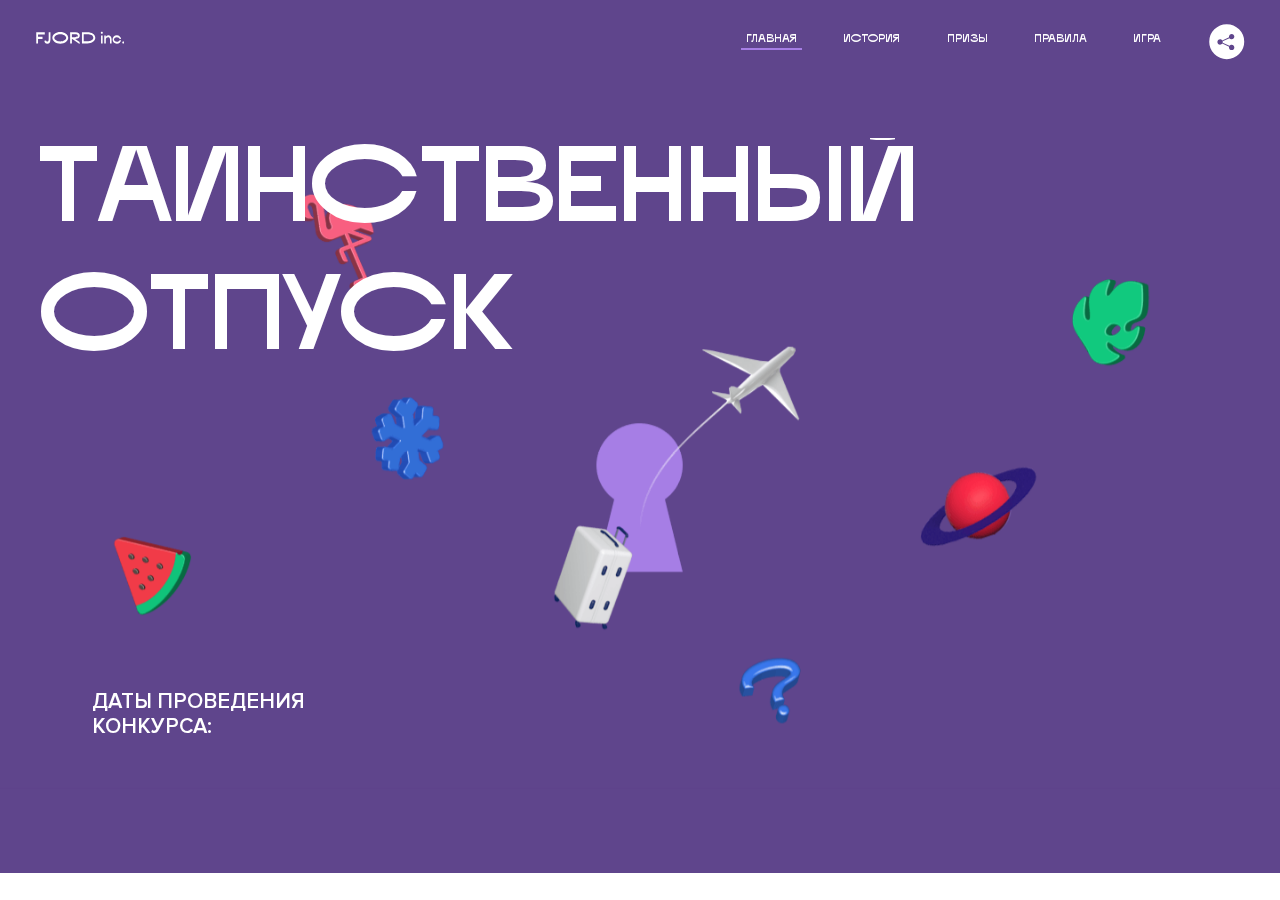
<file: 6/index.html>
<!DOCTYPE html>
<html lang="ru">
<head>
  <meta charset="UTF-8">
  <meta name="description" content="">
  <meta name="viewport" content="width=device-width, initial-scale=1.0">
  <meta http-equiv="X-UA-Compatible" content="ie=edge">
  <title>Mysterious Vacation</title>
  <link rel="stylesheet" href="css/style.min.css">
<link href="css/style.min.css" rel="stylesheet">  <base href="https://htmlacademy-animation.github.io/11474-magic-vacation-1/6/">
</head>
<body>

  <header class="page-header js-header">
    <div class="page-header__wrapper">
      <a href="#" class="page-header__logo transition-cb animationx-lr" aria-label="Перейти на страницу FJORD.Inc">
        <svg width="100" height="15" viewBox="0 0 100 15" fill="none" xmlns="http://www.w3.org/2000/svg">
          <path d="M0.26 1.4V14H2.276V8.906H7.334V6.44H2.276V3.848H9.872V1.4H0.26ZM12.733 14.36C15.127 14.36 16.243 12.65 16.243 9.5V1.4H14.263V8.96C14.263 11.21 13.723 11.876 12.733 11.876C11.833 11.876 11.473 11.3 11.347 10.58L9.36702 10.94C9.63702 13.046 10.663 14.36 12.733 14.36ZM18.3918 7.7C18.3918 11.372 22.3878 14.36 27.3198 14.36C32.2518 14.36 36.2478 11.372 36.2478 7.7C36.2478 4.028 32.2518 1.04 27.3198 1.04C22.3878 1.04 18.3918 4.028 18.3918 7.7ZM20.6058 7.7C20.6058 5.378 23.6118 3.524 27.3198 3.524C30.9918 3.524 33.9798 5.378 33.9798 7.7C33.9798 10.004 30.9918 11.858 27.3198 11.858C23.6118 11.858 20.6058 10.004 20.6058 7.7ZM40.403 14V8.906H40.799L49.079 14.702V12.38L44.039 8.906H44.201C47.999 8.906 49.277 7.304 49.277 5.162C49.277 3.092 47.999 1.4 44.201 1.4H38.387V14H40.403ZM43.535 3.722C45.785 3.722 47.045 4.136 47.045 5.432C47.045 6.764 45.785 7.034 43.535 7.034H40.403V3.722H43.535ZM51.6936 1.382V14H57.8676C62.7456 14 66.7236 11.534 66.7236 7.7C66.7236 3.848 62.7456 1.382 57.8676 1.382H51.6936ZM53.7096 11.624V3.722H57.5436C61.5396 3.722 64.4916 5.018 64.4916 7.7C64.4916 10.238 61.5396 11.624 57.5436 11.624H53.7096ZM73.1832 14.018H74.9832V5H73.1832V14.018ZM72.9132 1.976C72.9132 2.57 73.3992 3.092 74.0832 3.092C74.7492 3.092 75.2352 2.57 75.2352 1.976C75.2352 1.382 74.7672 0.805999 74.0832 0.805999C73.3812 0.805999 72.9132 1.382 72.9132 1.976ZM76.7867 14H78.5687V9.104C78.7487 8.006 79.5947 6.962 81.0887 6.962C82.1147 6.962 83.2667 7.448 83.2667 9.554V14H85.0487V9.014C85.0487 6.152 83.2307 4.73 81.3587 4.73C79.9187 4.73 79.0727 5.558 78.5687 6.854V5H76.7867V14ZM90.9898 14.27C93.5098 14.27 95.3818 12.506 95.7238 10.328H94.0498C93.7258 11.3 92.6998 12.02 90.9898 12.02C88.8478 12.02 87.7678 10.922 87.7678 9.59C87.7678 8.24 88.8478 6.962 90.9898 6.962C92.7538 6.962 93.7978 7.844 94.0858 8.924H95.7418C95.4358 6.71 93.6178 4.73 90.9898 4.73C88.0918 4.73 86.1298 7.124 86.1298 9.59C86.1298 12.074 88.1278 14.27 90.9898 14.27ZM97.0693 12.938C97.0693 13.658 97.5553 14.144 98.2753 14.144C98.9953 14.144 99.4813 13.658 99.4813 12.938C99.4813 12.2 98.9953 11.714 98.2753 11.714C97.5553 11.714 97.0693 12.2 97.0693 12.938Z" fill="currentColor"></path>
        </svg>
      </a>
      <button class="page-header__toggler transition-cb animationx-rl js-menu-toggler" type="button" aria-label="Управление мобильным меню"><span>Меню</span></button>
      <nav class="page-header__nav">
        <div class="page-header__menu transition-cb animationx-rl js-menu" id="menu">
          <ul>
            <li>
              <a class="js-menu-link active" href="#top" data-href="top">главная</a>
            </li>
            <li>
              <a class="js-menu-link" href="#story" data-href="story">история</a>
            </li>
            <li>
              <a class="js-menu-link" href="#prizes" data-href="prizes">призы</a>
            </li>
            <li>
              <a class="js-menu-link" href="#rules" data-href="rules">правила</a>
            </li>
            <li>
              <a class="js-menu-link" href="#game" data-href="game">игра</a>
            </li>
          </ul>
        </div>
        <div class="page-header__social transition-cb animationx-rl">
          <div class="social-block js-social-block">
            <button class="social-block__toggler" aria-label="Управлять блоком с социальными кнопками">
              <svg width="26" height="22" viewBox="0 0 27 22" fill="none" xmlns="http://www.w3.org/2000/svg">
                <path d="M19.6721 7.43664C21.6273 7.43664 23.213 5.85095 23.213 3.89566C23.213 1.94037 21.6273 0.354675 19.6721 0.354675C17.7168 0.354675 16.1311 1.94037 16.1311 3.89566C16.1311 4.19968 16.1728 4.49178 16.2458 4.77345L7.21751 8.95527C6.57519 8.05214 5.52303 7.46049 4.33078 7.46049C2.37549 7.46049 0.789795 9.04618 0.789795 11.0015C0.789795 12.9568 2.37549 14.5425 4.33078 14.5425C5.52303 14.5425 6.57668 13.9508 7.21751 13.0477L16.2458 17.2295C16.1743 17.5112 16.1311 17.8033 16.1311 18.1073C16.1311 20.0626 17.7168 21.6483 19.6721 21.6483C21.6273 21.6483 23.213 20.0626 23.213 18.1073C23.213 16.152 21.6273 14.5663 19.6721 14.5663C18.4798 14.5663 17.4262 15.158 16.7853 16.0611L7.75701 11.8793C7.82854 11.5976 7.87176 11.3055 7.87176 11.0015C7.87176 10.6974 7.83003 10.4053 7.75701 10.1237L16.7853 5.94186C17.4262 6.84499 18.4783 7.43664 19.6721 7.43664Z" fill="currentColor"></path>
              </svg>
            </button>
            <ul class="social-block__list">
              <li>
                <a class="social-block__link social-block__link--fb" href="#" aria-label="Мы на Facebook">
                  <svg width="8" height="17" viewBox="0 0 8 17" fill="none" xmlns="http://www.w3.org/2000/svg">
                    <path d="M4.24646 16.9899H1.09275L1.05793 8.49828H0V5.30707H1.05793V3.81124C1.05793 1.42084 2.57654 0 5.21735 0H7.41758V3.18585H5.30841C4.28262 3.18585 4.2478 3.48582 4.2478 4.24914V5.30707H7.42964L7.16716 8.49828H4.2478V16.9899H4.24646Z" fill="currentColor"></path>
                  </svg>
                </a>
              </li>
              <li>
                <a class="social-block__link social-block__link--insta" href="#" aria-label="Мы в Instagram">
                  <svg width="15" height="15" viewBox="0 0 15 15" fill="none" xmlns="http://www.w3.org/2000/svg">
                    <path d="M11.0197 0H4.19806C2.14246 0 0.471191 1.66993 0.471191 3.72285V10.5499C0.471191 12.6082 2.14112 14.2727 4.19806 14.2727H11.0197C13.0753 14.2727 14.7466 12.6082 14.7466 10.5499V3.72285C14.7466 1.67127 13.0753 0 11.0197 0ZM11.0197 12.4849H4.19806C3.13076 12.4849 2.26432 11.6158 2.26432 10.5512V3.72419C2.26432 2.65956 3.13076 1.79715 4.19806 1.79715H11.0197C12.087 1.79715 12.9535 2.6609 12.9535 3.72419V10.5512C12.9535 11.6145 12.087 12.4849 11.0197 12.4849Z" fill="currentColor"></path>
                    <path d="M7.60887 3.11084C5.38989 3.11084 3.58203 4.9187 3.58203 7.14036C3.58203 9.35532 5.38989 11.1645 7.60887 11.1645C9.83053 11.1645 11.6357 9.35666 11.6357 7.14036C11.6357 4.9187 9.83053 3.11084 7.60887 3.11084ZM7.60887 9.36871C6.37551 9.36871 5.37784 8.37372 5.37784 7.14036C5.37784 5.90699 6.37551 4.90665 7.60887 4.90665C8.83822 4.90665 9.84259 5.90833 9.84259 7.14036C9.84392 8.37238 8.83822 9.36871 7.60887 9.36871Z" fill="currentColor"></path>
                    <path d="M11.3573 2.35962C10.8256 2.35962 10.3931 2.79752 10.3931 3.32381C10.3931 3.85546 10.8256 4.29336 11.3573 4.29336C11.8862 4.29336 12.3215 3.85546 12.3215 3.32381C12.3215 2.79752 11.8862 2.35962 11.3573 2.35962Z" fill="currentColor"></path>
                  </svg>
                </a>
              </li>
              <li>
                <a class="social-block__link social-block__link--vk" href="#" aria-label="Мы ВКонтакте">
                  <svg width="17" height="10" viewBox="0 0 17 10" fill="none" xmlns="http://www.w3.org/2000/svg">
                    <path d="M14.1234 4.9002C14.1234 4.9002 16.3623 1.72708 16.5866 0.680242C16.6595 0.312285 16.4947 0.103188 16.1069 0.103188C16.1069 0.103188 14.8193 0.103188 14.168 0.103188C13.7235 0.103188 13.5587 0.293278 13.4235 0.579768C13.4235 0.579768 12.3724 2.82553 11.0969 4.24712C10.6861 4.70333 10.4781 4.84318 10.2511 4.84318C10.0646 4.84318 9.98625 4.6911 9.98625 4.27834V0.649016C9.98625 0.147997 9.92545 0.00135496 9.5066 0.00135496H6.39628C6.15578 0.00135496 6.0085 0.134417 6.0085 0.324506C6.0085 0.801084 6.73406 0.908351 6.73406 2.20231V4.87305C6.73406 5.40529 6.70569 5.61575 6.45303 5.61575C5.78016 5.61575 4.19528 3.30618 3.30623 0.678887C3.12923 0.145282 2.93737 0 2.43475 0H0.486409C0.205373 0 0 0.190085 0 0.476576C0 0.991172 0.60666 3.40801 2.99277 6.64358C4.59927 8.8201 6.70569 10 8.60269 10C9.76196 10 10.0416 9.80312 10.0416 9.31432V7.63883C10.0416 7.22607 10.2065 7.04956 10.4429 7.04956C10.7078 7.04956 11.1847 7.13238 12.2805 8.22268C13.5843 9.47862 13.6762 10 14.3896 10H16.5676C16.7919 10 17 9.89273 17 9.52342C17 9.02919 16.3623 8.15343 15.384 7.10659C14.9801 6.56755 14.3302 5.98914 14.1248 5.72301C13.8275 5.40801 13.9154 5.23014 14.1234 4.9002Z" fill="currentColor"></path>
                  </svg>
                </a>
              </li>
            </ul>
          </div>
        </div>
      </nav>
    </div>
  </header>

  <main class="page-content">

    <section class="animation-screen"></section>

    <section class="screen screen--hidden screen--intro js-scrollspy" id="top">
      <div class="screen__wrapper">
        <div class="intro">
          <h1 class="intro__title">Таинственный отпуск</h1>
          <div class="intro__content">
            <div class="intro__info">
              <p class="intro__label">Даты проведения конкурса:</p>
              <p class="intro__date">01 — 31.05 / 2020</p>
            </div>
            <div class="intro__message">
              <p>
                Отгадай первым место назначения и&nbsp;отправься в&nbsp;путешествие в&nbsp;любое время или получи один из многочисленных призов
                <svg width="16" height="16" viewBox="0 0 10 10" fill="none" xmlns="http://www.w3.org/2000/svg">
                  <path d="M0 6.35337L3.90271 4.99012L0 3.64663L1.34615 1.32374L4.44287 4.01073L3.67364 0H6.34615L5.57692 4.01073L8.65385 1.32374L10 3.64663L6.13405 4.99012L10 6.35337L8.65385 8.65651L5.57692 5.98927L6.34615 10H3.67364L4.44287 5.96952L1.34615 8.65651L0 6.35337Z" fill="currentColor"></path>
                </svg>
              </p>
            </div>
          </div>
        </div>
      </div>
      <div class="screen__footer animationy-bt transition-cb js-footer">
        <button class="screen__footer-enlarge js-footer-toggler" type="button" aria-label="Показать сообщение">
          <svg width="10" height="10" viewBox="0 0 10 10" fill="none" xmlns="http://www.w3.org/2000/svg">
            <path d="M0 6.35337L3.90271 4.99012L0 3.64663L1.34615 1.32374L4.44287 4.01073L3.67364 0H6.34615L5.57692 4.01073L8.65385 1.32374L10 3.64663L6.13405 4.99012L10 6.35337L8.65385 8.65651L5.57692 5.98927L6.34615 10H3.67364L4.44287 5.96952L1.34615 8.65651L0 6.35337Z" fill="currentColor"></path>
          </svg>
        </button>
        <button class="screen__footer-collapse js-footer-toggler" type="button" aria-label="Скрыть сообщение">
          <svg width="13" height="13" viewBox="0 0 13 13" fill="none" xmlns="http://www.w3.org/2000/svg">
            <line x1="12.3536" y1="0.353553" x2="0.738349" y2="11.9688" stroke="currentColor"></line>
            <line x1="0.738319" y1="0.539925" x2="12.3535" y2="12.1551" stroke="currentColor"></line>
          </svg>
        </button>
        <div class="screen__footer-wrapper">
          <div class="screen__footer-announce">
            <p class="screen__footer-label">Даты проведения конкурса:</p>
            <p class="screen__footer-date">01 — 31.05 / 2020</p>
          </div>
          <div class="screen__footer-note">
            <p>
              <svg width="10" height="10" viewBox="0 0 10 10" fill="none" xmlns="http://www.w3.org/2000/svg">
                <path d="M0 6.35337L3.90271 4.99012L0 3.64663L1.34615 1.32374L4.44287 4.01073L3.67364 0H6.34615L5.57692 4.01073L8.65385 1.32374L10 3.64663L6.13405 4.99012L10 6.35337L8.65385 8.65651L5.57692 5.98927L6.34615 10H3.67364L4.44287 5.96952L1.34615 8.65651L0 6.35337Z" fill="currentColor"></path>
              </svg>
              <span>Победители могут выбрать любые 14 дней подряд в&nbsp;течение двух лет с&nbsp;даты окончания конкурса. Победители могут воспользоваться путевкой сами или подарить другому лицу.</span>
            </p>
          </div>
        </div>
      </div>
    </section>

    <section class="screen screen--hidden screen--story js-scrollspy" id="story">

      <div class="slider swiper-container js-slider">

        <div class="swiper-wrapper">

          <div class="slider__item swiper-slide">
            <h2 class="slider__item-title">История</h2>
            <p class="slider__item-text">Джеймс Таргет был основателем компании &laquo;Fjord Inc.&raquo;. С&nbsp;1965 года &laquo;Fjord Inc.&raquo; прославилась надёжными и&nbsp;удобными чемоданами и&nbsp;аксессуарами для туристов.</p>
          </div>

          <div class="slider__item swiper-slide">
            <p class="slider__item-text">Когда Джеймсу было 7&nbsp;лет, в&nbsp;их&nbsp;доме гостил дядюшка и&nbsp;развлекал детей рассказами о&nbsp;своей поездке в&nbsp;место, показавшееся малышу Таргету невероятным. Тогда Джеймс решил, что однажды посетит его, но&nbsp;не&nbsp;будет рассказывать о&nbsp;мечте, пока не&nbsp;осуществит.</p>
          </div>

          <div class="slider__item swiper-slide">
            <p class="slider__item-text">Джеймс Таргет стал увлеченным путешественником. Он&nbsp;посетил 5&nbsp;континентов, 126&nbsp;стран.</p>
          </div>

          <div class="slider__item swiper-slide">
            <p class="slider__item-text">Он&nbsp;сплавлялся по&nbsp;Амазонке и&nbsp;погружался в&nbsp;пещеры Франции, медитировал в&nbsp;горах Тибета и&nbsp;пожимал руку вождя племени Акугауа.</p>
          </div>

          <div class="slider__item swiper-slide">
            <p class="slider__item-text">Из&nbsp;своих поездок Джеймс Таргет привозил идеи, как сделать свои чемоданы &laquo;Fjord Inc.&raquo; удобными и&nbsp;приспособленными к&nbsp;разным дорожным условиям.</p>
          </div>

          <div class="slider__item swiper-slide">
            <p class="slider__item-text">Всё это время Джеймс не&nbsp;оставлял идею поездки своей мечты. Однако, как только он&nbsp;брался за&nbsp;планирование, возникали препятствия, не&nbsp;позволяющие отправиться туда.</p>
          </div>

          <div class="slider__item swiper-slide">
            <p class="slider__item-text">В&nbsp;возрасте 67&nbsp;лет Джеймс Таргет попал под лавину и&nbsp;погиб. В&nbsp;своём завещании он&nbsp;поручил отправить в&nbsp;заветное путешествие трёх смельчаков, единых с&nbsp;ним духом.</p>
          </div>

          <div class="slider__item swiper-slide">
            <p class="slider__item-text">Тех, кто сможет узнать таинственное место, задавая вопросы специально обученному ИИ&nbsp;&laquo;Соне&raquo;, ждет фантастическое путешествие.</p>
          </div>
        </div>
        <div class="slider__controls">
          <button class="slider__control slider__control--prev js-control-prev" type="button" aria-label="Показать предыдущую историю">
            <svg width="12" height="22" viewBox="0 0 12 22" fill="none" xmlns="http://www.w3.org/2000/svg">
              <path d="M11 1L1 11L11 21" stroke="currentColor" stroke-width="2" stroke-linejoin="round"></path>
            </svg>
          </button>
          <button class="slider__control slider__control--next js-control-next" type="button" aria-label="Показать следующую историю">
            <svg width="12" height="22" viewBox="0 0 12 22" fill="none" xmlns="http://www.w3.org/2000/svg">
              <path d="M1 1L11 11L1 21" stroke="currentColor" stroke-width="2" stroke-linejoin="round"></path>
            </svg>
          </button>
        </div>
        <div class="slider__pagination swiper-pagination"></div>
      </div>
      <div class="screen__bg"></div>
    </section>

    <section class="screen screen--hidden screen--prizes js-scrollspy" id="prizes">
      <div class="screen__wrapper">
        <div class="prizes">
          <h2 class="prizes__title">ПРизы</h2>
          <div class="prizes__lead">
            <p>Найди ответ и&nbsp;получи один из&nbsp;призов:</p>
          </div>
          <ul class="prizes__list">
            <li class="prizes__item prizes__item--journeys">
              <div class="prizes__icon">
                <picture>
                  <source srcset="img/prize1-mob.svg" media="(orientation: portrait)">
                  <img src="img/prize1.svg" alt="">
                </picture>
              </div>
              <p class="prizes__desc">
                <b>3</b>
                <span>загадочных путешествия</span>
              </p>
            </li>
            <li class="prizes__item prizes__item--cases">
              <div class="prizes__icon">
                <picture>
                  <source srcset="img/prize2-mob.svg" media="(orientation: portrait)">
                  <img src="img/prize2.svg" alt="">
                </picture>
              </div>
              <p class="prizes__desc">
                <b>7</b>
                <span>надежных чемоданов</span>
              </p>
            </li>
            <li class="prizes__item prizes__item--codes">
              <div class="prizes__icon">
                <picture>
                  <source srcset="img/prize3-mob.svg" media="(orientation: portrait)">
                  <img src="img/prize3.svg" alt="">
                </picture>
              </div>
              <p class="prizes__desc">
                <b>900</b>
                <span>
                  промокодов на&nbsp;скидку 15%
                  <svg width="10" height="10" viewBox="0 0 10 10" fill="none" xmlns="http://www.w3.org/2000/svg">
                    <path d="M0 6.35337L3.90271 4.99012L0 3.64663L1.34615 1.32374L4.44287 4.01073L3.67364 0H6.34615L5.57692 4.01073L8.65385 1.32374L10 3.64663L6.13405 4.99012L10 6.35337L8.65385 8.65651L5.57692 5.98927L6.34615 10H3.67364L4.44287 5.96952L1.34615 8.65651L0 6.35337Z" fill="currentColor"></path>
                  </svg>
                </span>
              </p>
            </li>
          </ul>
        </div>
      </div>
      <div class="screen__footer js-footer">
        <button class="screen__footer-enlarge js-footer-toggler" type="button" aria-label="Показать сообщение">
          <svg width="10" height="10" viewBox="0 0 10 10" fill="none" xmlns="http://www.w3.org/2000/svg">
            <path d="M0 6.35337L3.90271 4.99012L0 3.64663L1.34615 1.32374L4.44287 4.01073L3.67364 0H6.34615L5.57692 4.01073L8.65385 1.32374L10 3.64663L6.13405 4.99012L10 6.35337L8.65385 8.65651L5.57692 5.98927L6.34615 10H3.67364L4.44287 5.96952L1.34615 8.65651L0 6.35337Z" fill="currentColor"></path>
          </svg>
        </button>
        <button class="screen__footer-collapse js-footer-toggler" type="button" aria-label="Скрыть сообщение">
          <svg width="13" height="13" viewBox="0 0 13 13" fill="none" xmlns="http://www.w3.org/2000/svg">
            <line x1="12.3536" y1="0.353553" x2="0.738349" y2="11.9688" stroke="currentColor"></line>
            <line x1="0.738319" y1="0.539925" x2="12.3535" y2="12.1551" stroke="currentColor"></line>
          </svg>
        </button>
        <div class="screen__footer-wrapper">
          <div class="screen__footer-announce">
            <p class="screen__footer-label">Даты проведения конкурса:</p>
            <p class="screen__footer-date">01 — 31.05 / 2020</p>
          </div>
          <div class="screen__footer-note">
            <p>
              <svg width="10" height="10" viewBox="0 0 10 10" fill="none" xmlns="http://www.w3.org/2000/svg">
                <path d="M0 6.35337L3.90271 4.99012L0 3.64663L1.34615 1.32374L4.44287 4.01073L3.67364 0H6.34615L5.57692 4.01073L8.65385 1.32374L10 3.64663L6.13405 4.99012L10 6.35337L8.65385 8.65651L5.57692 5.98927L6.34615 10H3.67364L4.44287 5.96952L1.34615 8.65651L0 6.35337Z" fill="currentColor"></path>
              </svg>
              <span>Скидка&nbsp;15% на&nbsp;единоразовое приобретение путёвки с&nbsp;1&nbsp;июня 2020 по&nbsp;31&nbsp;мая 2022&nbsp;года. Суммируется с&nbsp;другими акциями</span>
            </p>
          </div>
        </div>
      </div>
    </section>

    <section class="screen screen--hidden screen--rules js-scrollspy" id="rules">
      <div class="screen__wrapper">
        <div class="rules">
          <h2 class="rules__title">Правила</h2>
          <div class="rules__lead">
            <p>Для того чтобы получить наследство Джеймса Таргета, тебе нужно выведать у&nbsp;&laquo;Сони&raquo;, куда предстоит отправиться тебе в&nbsp;случае победы</p>
          </div>
          <ol class="rules__list">
            <li class="rules__item">
              <p>Тебе отводится <br>5&nbsp;минут</p>
            </li>
            <li class="rules__item">
              <p>Задавай любые вопросы в&nbsp;текстовом поле</p>
            </li>
            <li class="rules__item">
              <p>Нажимай кнопку &laquo;Узнать&raquo;, чтобы получить ответ</p>
            </li>
            <li class="rules__item">
              <p>&laquo;Соня&raquo; может отвечать только&nbsp;Да или Нет</p>
            </li>
          </ol>
          <a href="#game" class="rules__link btn">Погнали!</a>
        </div>
      </div>
      <div class="screen__disclaimer">
        <div class="disclaimer">
          <ul>
            <li>
              <a href="#">Правовая информация</a>
            </li>
            <li>
              <a href="#">Подробные правила</a>
            </li>
          </ul>
        </div>
      </div>
    </section>

    <section class="screen screen--hidden screen--game js-scrollspy" id="game">
      <div class="screen__wrapper">
        <div class="game">
          <div class="game__header">
            <h2 class="game__title">Игра</h2>
            <div class="game__counter">
              <span>05</span>:<span>00</span>
            </div>
          </div>
          <div class="game__body">
            <div class="chat">
              <div class="chat__body js-chat">
                <ul class="chat__list" id="messages"></ul>
              </div>
              <div class="chat__footer">
                <form action="#" method="post" class="form" id="message-form">
                  <label for="message-field" class="visually-hidden">Поле для ввода вопроса</label>
                  <input type="text" class="form__field" id="message-field">
                  <button class="form__button btn">
                    Узнать
                    <svg width="18" height="19" viewBox="0 0 18 19" fill="none" xmlns="http://www.w3.org/2000/svg">
                      <path stroke="currentColor" stroke-width="2" d="M9 19V1"></path>
                      <path d="M1 9l8-8 8 8" stroke="currentColor" stroke-width="2" stroke-linejoin="round"></path>
                    </svg>
                  </button>
                </form>
              </div>
            </div>
          </div>
          <!-- временные кнопки для показа результата -->
          <div class="game__buttons">
            <button class="game__button btn js-show-result" type="button" data-target="result">Положительный результат</button>
            <button class="game__button btn js-show-result" type="button" data-target="result2">Положительный результат - 2</button>
            <button class="game__button btn js-show-result" type="button" data-target="result3">Отрицательный результат</button>
          </div>
        </div>
      </div>
    </section>

    <section class="screen screen--hidden screen--result" id="result">
      <div class="screen__wrapper">
        <div class="result result--trip">
          <div class="result__image">
            <picture>
              <source srcset="img/result1-mob.png 1x, img/result1-mob@2x.png 2x" media="(max-width: 768px) and (orientation: portrait)">
              <img src="img/result1.png" srcset="img/result1@2x.png 2x" alt="">
            </picture>
          </div>
          <h2 class="result__title">
            <span class="visually-hidden">ПОбеда!</span>
            <svg xmlns="http://www.w3.org/2000/svg" viewBox="0 0 568.85 109.24">
              <path d="M16,24.44V92H2.6V8H75V92H61.52V24.44H16Z" transform="translate(-2.1 -1.5)" fill="none" stroke="currentColor"></path>
              <path d="M148.76,5.6c32.88,0,59.52,19.92,59.52,44.4s-26.64,44.4-59.52,44.4S89.24,74.48,89.24,50,115.88,5.6,148.76,5.6Zm0,72.12c24.48,0,44.4-12.36,44.4-27.72s-19.92-27.84-44.4-27.84C124,22.16,104,34.52,104,50S124,77.72,148.76,77.72Z" transform="translate(-2.1 -1.5)" fill="none" stroke="currentColor"></path>
              <path d="M287.36,8V24.44H236v14.4h25.32c25.44,0,34,11.16,34,26.52,0,15.6-8.52,26.64-34,26.64H222.56V8h64.8ZM256.88,76.52c15.12,0,23.52-2,23.52-11.52S272,54.44,256.88,54.44H236V76.52h20.88Z" transform="translate(-2.1 -1.5)" fill="none" stroke="currentColor"></path>
              <path d="M371.47,8V24.44H320.84V41.6h33.6V58h-33.6V75.56h50.64V92H307.4V8h64.08Z" transform="translate(-2.1 -1.5)" fill="none" stroke="currentColor"></path>
              <path d="M382.39,110.24V75.56h7.44c4.56-4.68,7.8-18.36,8.76-56L399,8h48.6V75.56h10v34.68H442.87V92H397v18.24H382.39Zm51.72-34.68V24.44H411.55v3.12c-0.48,22.44-3.24,37.68-7.2,48h29.76Z" transform="translate(-2.1 -1.5)" fill="none" stroke="currentColor"></path>
              <path d="M463.75,92l28-84h27.12l28.08,84H533.47l-7.8-23.52h-37.8L480.07,92H463.75Zm56.64-40L507,11.84,493.51,52h26.88Z" transform="translate(-2.1 -1.5)" fill="none" stroke="currentColor"></path>
              <path d="M554.12,70.4L555.55,2H569l1.44,68.4H554.12Zm8.28,6.36c4.8,0,8,3.24,8,8.16a8,8,0,1,1-16.08,0C554.35,80,557.59,76.76,562.39,76.76Z" transform="translate(-2.1 -1.5)" fill="none" stroke="currentColor"></path>
            </svg>
          </h2>
          <div class="result__text">
            <p>ты&nbsp;отправляешься в&nbsp;Арктику!</p>
          </div>
          <div class="result__form">
            <form action="#" method="post" class="form form--result">
              <label for="email-field" class="form__label">зарегистрируй результат</label>
              <input type="email" class="form__field" id="email-field" placeholder="e-mail для регистации результата и получения приза" required="">
              <button class="form__button btn">
                отправить
                <svg width="18" height="19" viewBox="0 0 18 19" fill="none" xmlns="http://www.w3.org/2000/svg">
                  <path stroke="currentColor" stroke-width="2" d="M9 19V1"></path>
                  <path d="M1 9l8-8 8 8" stroke="currentColor" stroke-width="2" stroke-linejoin="round"></path>
                </svg>
              </button>
            </form>
          </div>
        </div>
      </div>
    </section>

    <section class="screen screen--hidden screen--result" id="result2">
      <div class="screen__wrapper">
        <div class="result result--prize">
          <div class="result__image">
            <picture>
              <source srcset="img/leaf_blue_1-mob.png 1x, img/leaf_blue_1.png 2x" media="(max-width: 768px) and (orientation: portrait)">
              <img src="img/leaf_blue_1.png" srcset="img/leaf_blue_1.png 2x" alt="" class="leaf_blue_1">
            </picture>
            <picture>
              <source srcset="img/leaf_blue_2-mob.png 1x, img/leaf_blue_2-mob.png 2x" media="(max-width: 768px) and (orientation: portrait)">
              <img src="img/leaf_blue_2.png" srcset="img/leaf_blue_2.png 2x" alt="" class="leaf_blue_2">
            </picture>
            <picture>
              <source srcset="img/leaf_green-mob.png 1x, img/leaf_green.png 2x" media="(max-width: 768px) and (orientation: portrait)">
              <img src="img/leaf_green.png" srcset="img/leaf_green.png 2x" alt="" class="leaf_green">
            </picture>
            <picture>
              <source srcset="img/suitcase-mob.png 1x, img/suitcase-mob@2x.png 2x" media="(max-width: 768px) and (orientation: portrait)">
              <img src="img/suitcase.png" srcset="img/suitcase@2x.png 2x" alt="" class="suitcase">
            </picture>
            <picture>
              <source srcset="img/flamingo-mob.png 1x, img/flamingo-mob@2x.png 2x" media="(max-width: 768px) and (orientation: portrait)">
              <img src="img/flamingo.png" srcset="img/flamingo@2x.png 2x" alt="" class="flamingo">
            </picture>
          </div>
          <h2 class="result__title">
            <span class="visually-hidden">ПОбеда!</span>
            <svg xmlns="http://www.w3.org/2000/svg" viewBox="0 0 568.85 109.24">
              <path d="M16,24.44V92H2.6V8H75V92H61.52V24.44H16Z" transform="translate(-2.1 -1.5)" fill="none" stroke="currentColor"></path>
              <path d="M148.76,5.6c32.88,0,59.52,19.92,59.52,44.4s-26.64,44.4-59.52,44.4S89.24,74.48,89.24,50,115.88,5.6,148.76,5.6Zm0,72.12c24.48,0,44.4-12.36,44.4-27.72s-19.92-27.84-44.4-27.84C124,22.16,104,34.52,104,50S124,77.72,148.76,77.72Z" transform="translate(-2.1 -1.5)" fill="none" stroke="currentColor"></path>
              <path d="M287.36,8V24.44H236v14.4h25.32c25.44,0,34,11.16,34,26.52,0,15.6-8.52,26.64-34,26.64H222.56V8h64.8ZM256.88,76.52c15.12,0,23.52-2,23.52-11.52S272,54.44,256.88,54.44H236V76.52h20.88Z" transform="translate(-2.1 -1.5)" fill="none" stroke="currentColor"></path>
              <path d="M371.47,8V24.44H320.84V41.6h33.6V58h-33.6V75.56h50.64V92H307.4V8h64.08Z" transform="translate(-2.1 -1.5)" fill="none" stroke="currentColor"></path>
              <path d="M382.39,110.24V75.56h7.44c4.56-4.68,7.8-18.36,8.76-56L399,8h48.6V75.56h10v34.68H442.87V92H397v18.24H382.39Zm51.72-34.68V24.44H411.55v3.12c-0.48,22.44-3.24,37.68-7.2,48h29.76Z" transform="translate(-2.1 -1.5)" fill="none" stroke="currentColor"></path>
              <path d="M463.75,92l28-84h27.12l28.08,84H533.47l-7.8-23.52h-37.8L480.07,92H463.75Zm56.64-40L507,11.84,493.51,52h26.88Z" transform="translate(-2.1 -1.5)" fill="none" stroke="currentColor"></path>
              <path d="M554.12,70.4L555.55,2H569l1.44,68.4H554.12Zm8.28,6.36c4.8,0,8,3.24,8,8.16a8,8,0,1,1-16.08,0C554.35,80,557.59,76.76,562.39,76.76Z" transform="translate(-2.1 -1.5)" fill="none" stroke="currentColor"></path>
            </svg>
          </h2>
          <div class="result__text">
            <p>чемодан &laquo;Fjord&nbsp;Inc.&raquo;&nbsp;твой</p>
          </div>
          <div class="result__form">
            <form action="#" method="post" class="form form--result">
              <label for="email-field2" class="form__label">зарегистрируй результат</label>
              <input type="email" class="form__field" id="email-field2" placeholder="e-mail для регистации результата и получения приза" required="">
              <button class="form__button btn">
                отправить
                <svg width="18" height="19" viewBox="0 0 18 19" fill="none" xmlns="http://www.w3.org/2000/svg">
                  <path stroke="currentColor" stroke-width="2" d="M9 19V1"></path>
                  <path d="M1 9l8-8 8 8" stroke="currentColor" stroke-width="2" stroke-linejoin="round"></path>
                </svg>
              </button>
            </form>
          </div>
        </div>
      </div>
    </section>

    <section class="screen screen--hidden screen--result" id="result3">
      <div class="screen__wrapper">
        <div class="result result--negative">
          <div class="result__image">
            <picture>
              <source srcset="img/result3-mob.png 1x, img/result3-mob@2x.png 2x" media="(max-width: 768px) and (orientation: portrait)">
              <img src="img/result3.png" srcset="img/result3@2x.png 2x" alt="">
            </picture>
          </div>
          <h2 class="result__title">
            <span class="visually-hidden">Не угадал!</span>
            <svg xmlns="http://www.w3.org/2000/svg" viewBox="0 0 660.77 109.24">
              <path d="M2.66,92V8H16.1V42.2H53.3V8H66.74V92H53.3V58.64H16.1V92H2.66Z" transform="translate(-2.16 -1.5)" fill="none" stroke="currentColor"></path>
              <path d="M147.62,8V24.44H97V41.6h33.6V58H97V75.56h50.64V92H83.54V8h64.08Z" transform="translate(-2.16 -1.5)" fill="none" stroke="currentColor"></path>
              <path d="M199.22,8l20.52,42.36L235.34,8h16.44l-31,84H204.38l9.48-25.92L185.78,8h13.44Z" transform="translate(-2.16 -1.5)" fill="none" stroke="currentColor"></path>
              <path d="M273.74,24.44V92H260.3V8h50.16V24.44H273.74Z" transform="translate(-2.16 -1.5)" fill="none" stroke="currentColor"></path>
              <path d="M307.1,92l28-84h27.12l28.08,84H376.82L369,68.48h-37.8L323.42,92H307.1Zm56.64-40L350.3,11.84,336.86,52h26.88Z" transform="translate(-2.16 -1.5)" fill="none" stroke="currentColor"></path>
              <path d="M396.38,110.24V75.56h7.44c4.56-4.68,7.8-18.36,8.76-56L412.94,8h48.6V75.56h10v34.68H456.86V92H411v18.24H396.38ZM448.1,75.56V24.44H425.54v3.12c-0.48,22.44-3.24,37.68-7.2,48H448.1Z" transform="translate(-2.16 -1.5)" fill="none" stroke="currentColor"></path>
              <path d="M477.74,92l28-84h27.12L560.9,92H547.46l-7.8-23.52h-37.8L494.06,92H477.74Zm56.64-40-13.44-40.2L507.5,52h26.88Z" transform="translate(-2.16 -1.5)" fill="none" stroke="currentColor"></path>
              <path d="M568.7,76.88a13.77,13.77,0,0,0,5,1c6.6,0,10.44-6.24,12-58.32L586.22,8h46.2V92H619V24.44H598.82l-0.12,3.12C597.14,81,589,94.4,573.74,94.4a28.55,28.55,0,0,1-6.72-.84Z" transform="translate(-2.16 -1.5)" fill="none" stroke="currentColor"></path>
              <path d="M646.1,70.4L647.54,2H661l1.44,68.4H646.1Zm8.28,6.36c4.8,0,8,3.24,8,8.16a8,8,0,0,1-16.08,0C646.34,80,649.58,76.76,654.38,76.76Z" transform="translate(-2.16 -1.5)" fill="none" stroke="currentColor"></path>
            </svg>
          </h2>
          <button class="result__button js-play" type="button">
            не сдавайся!
            <span>
              <svg width="27" height="22" viewBox="0 0 27 22" fill="none" xmlns="http://www.w3.org/2000/svg">
                <path d="M10.6899 1.47998C5.42992 1.47998 1.16992 5.73998 1.16992 11C1.16992 16.26 5.42992 20.52 10.6899 20.52C15.9499 20.52 20.2099 16.26 20.2099 11V7.13998" stroke="currentColor" stroke-width="2" stroke-miterlimit="10"></path>
                <path d="M15.1099 12.5099L20.1499 7.13989L25.3099 12.6299" stroke="currentColor" stroke-width="2" stroke-miterlimit="10" stroke-linejoin="round"></path>
              </svg>
            </span>
          </button>
        </div>
      </div>
    </section>
  </main>
<script src="js/script.js"></script></body>
</html>
</file>
